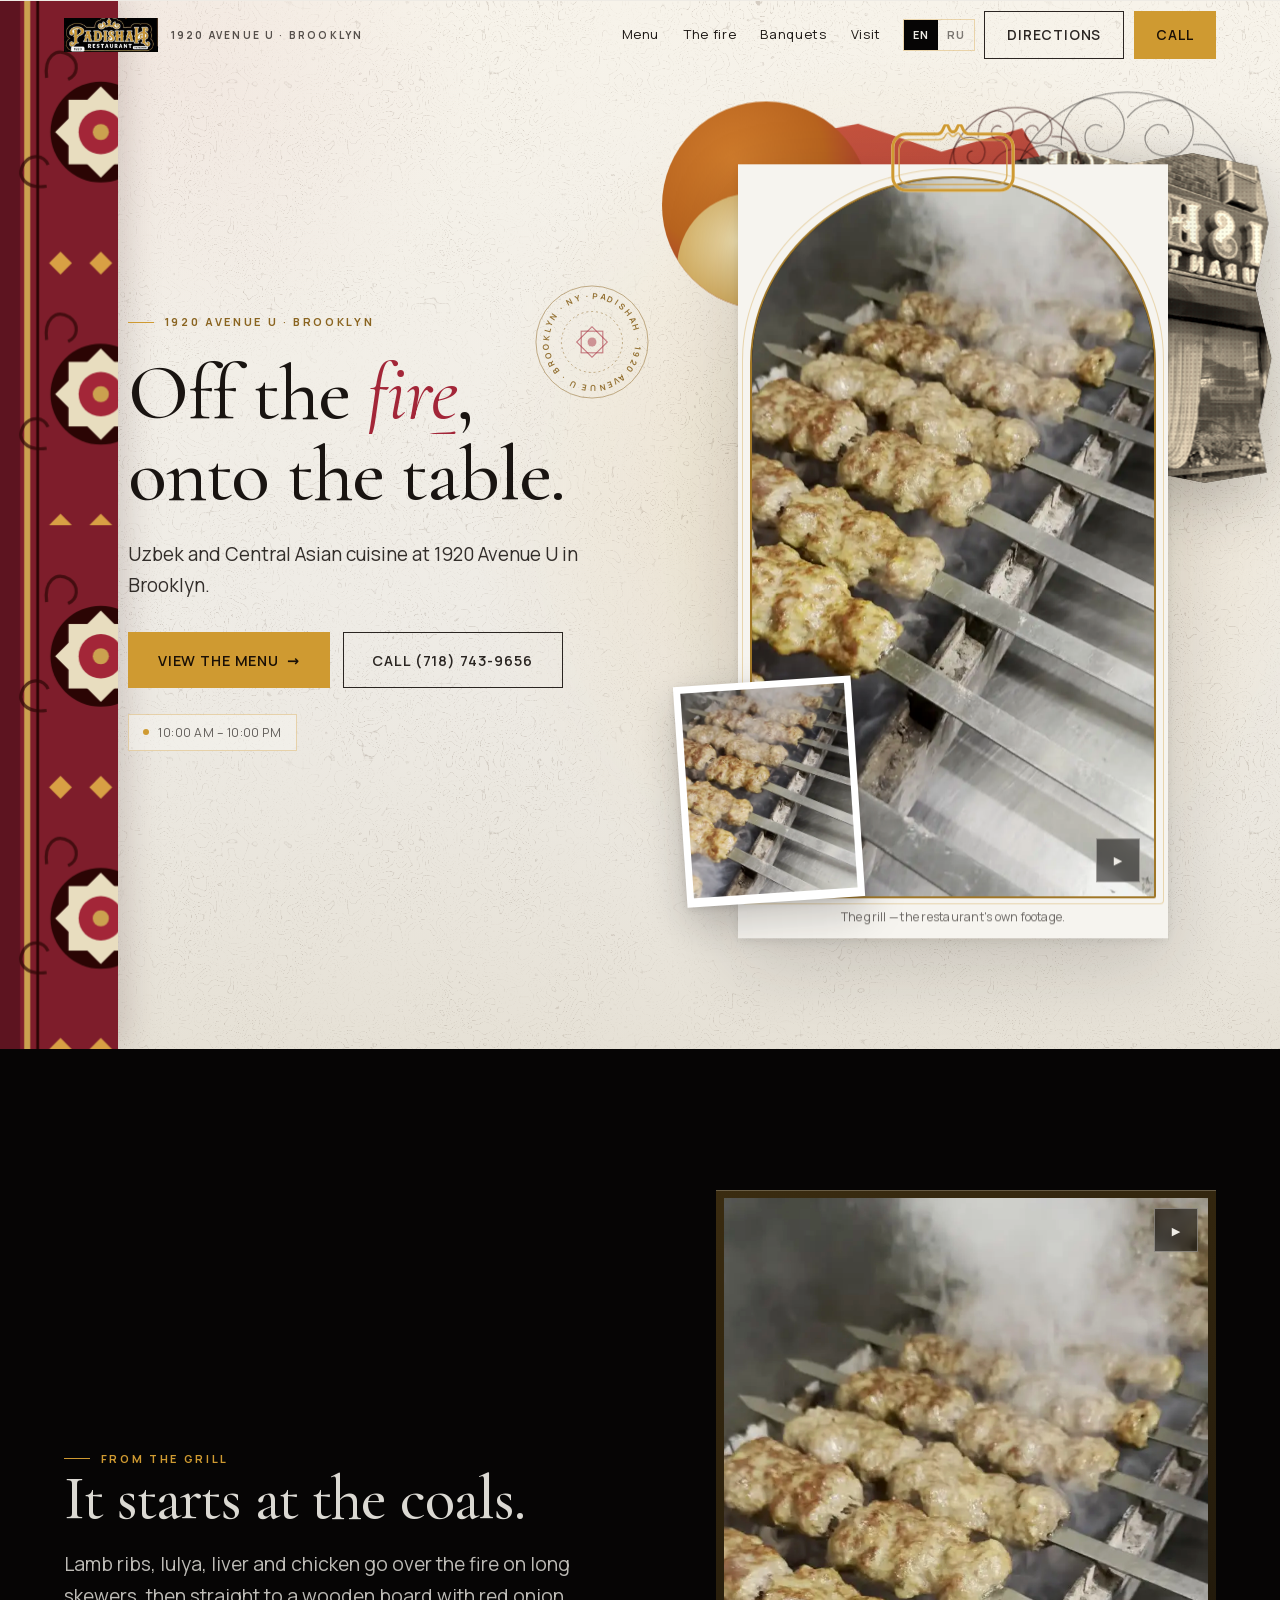
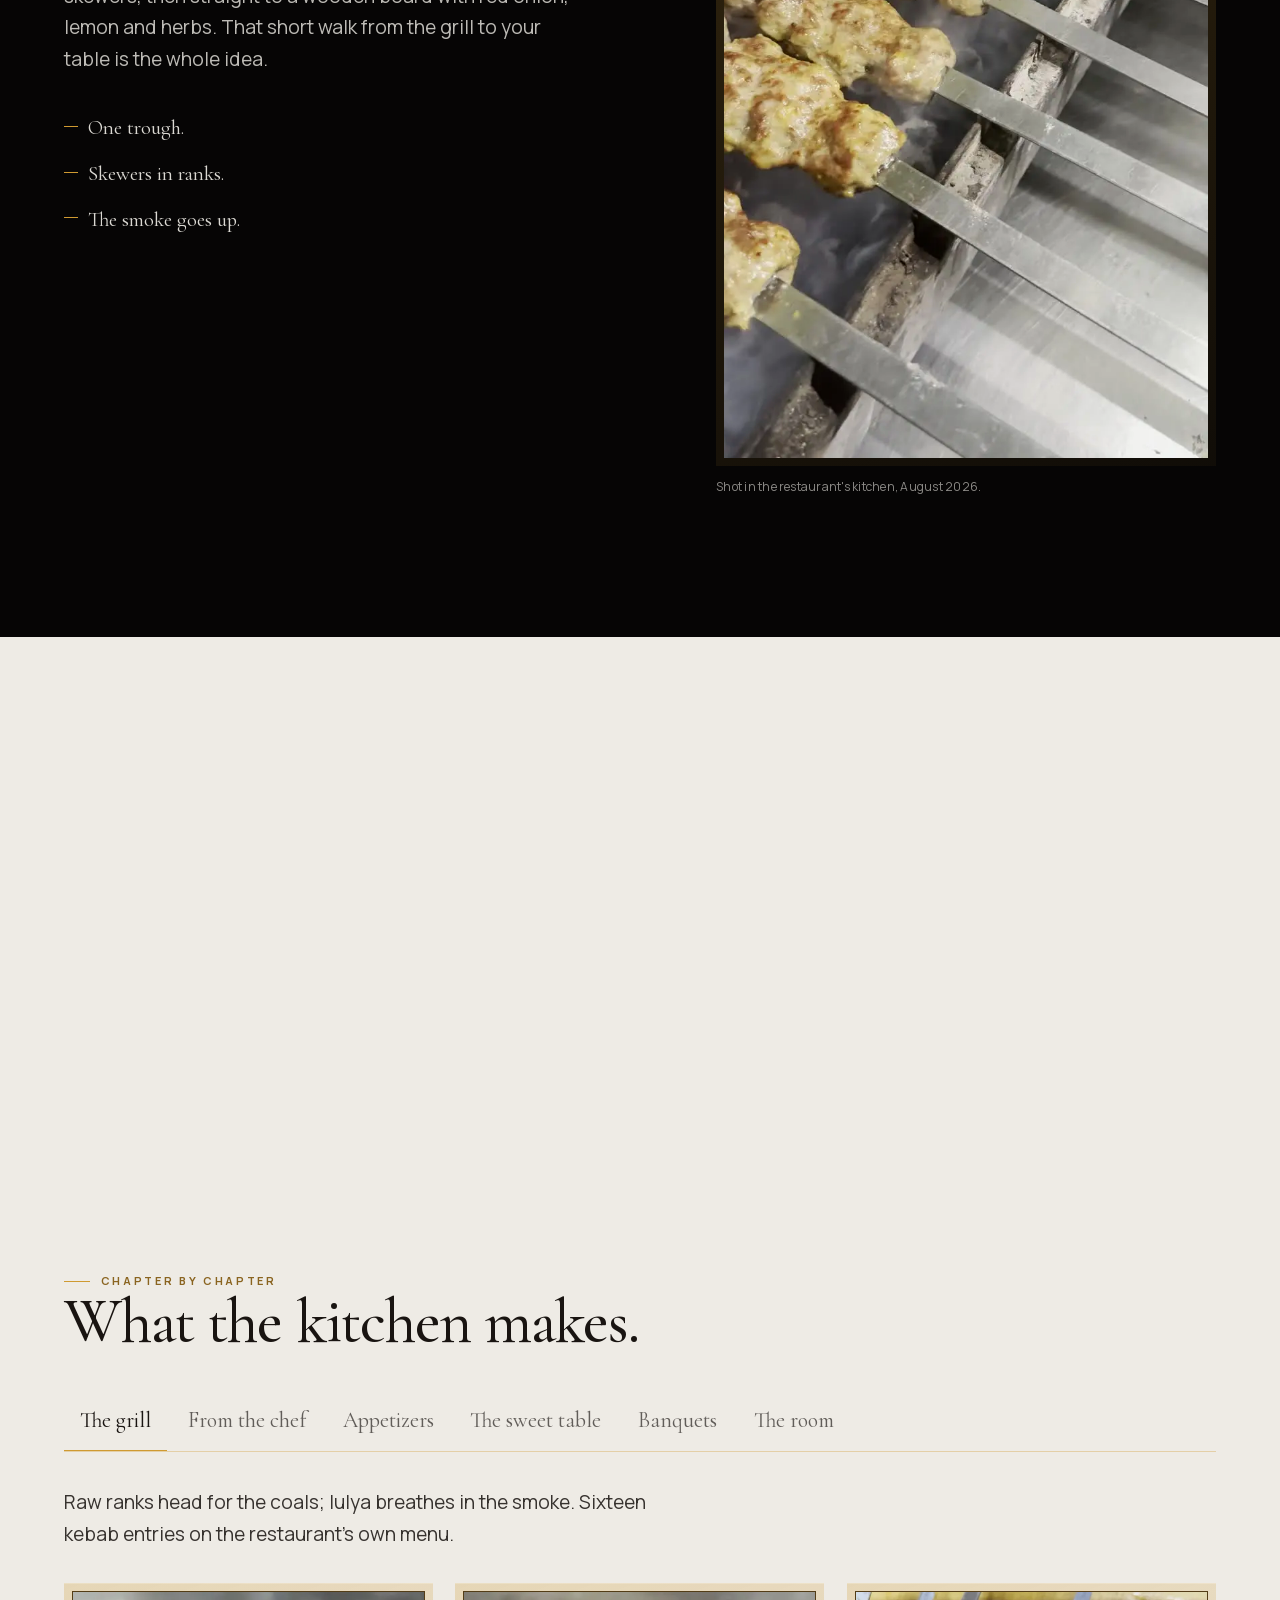
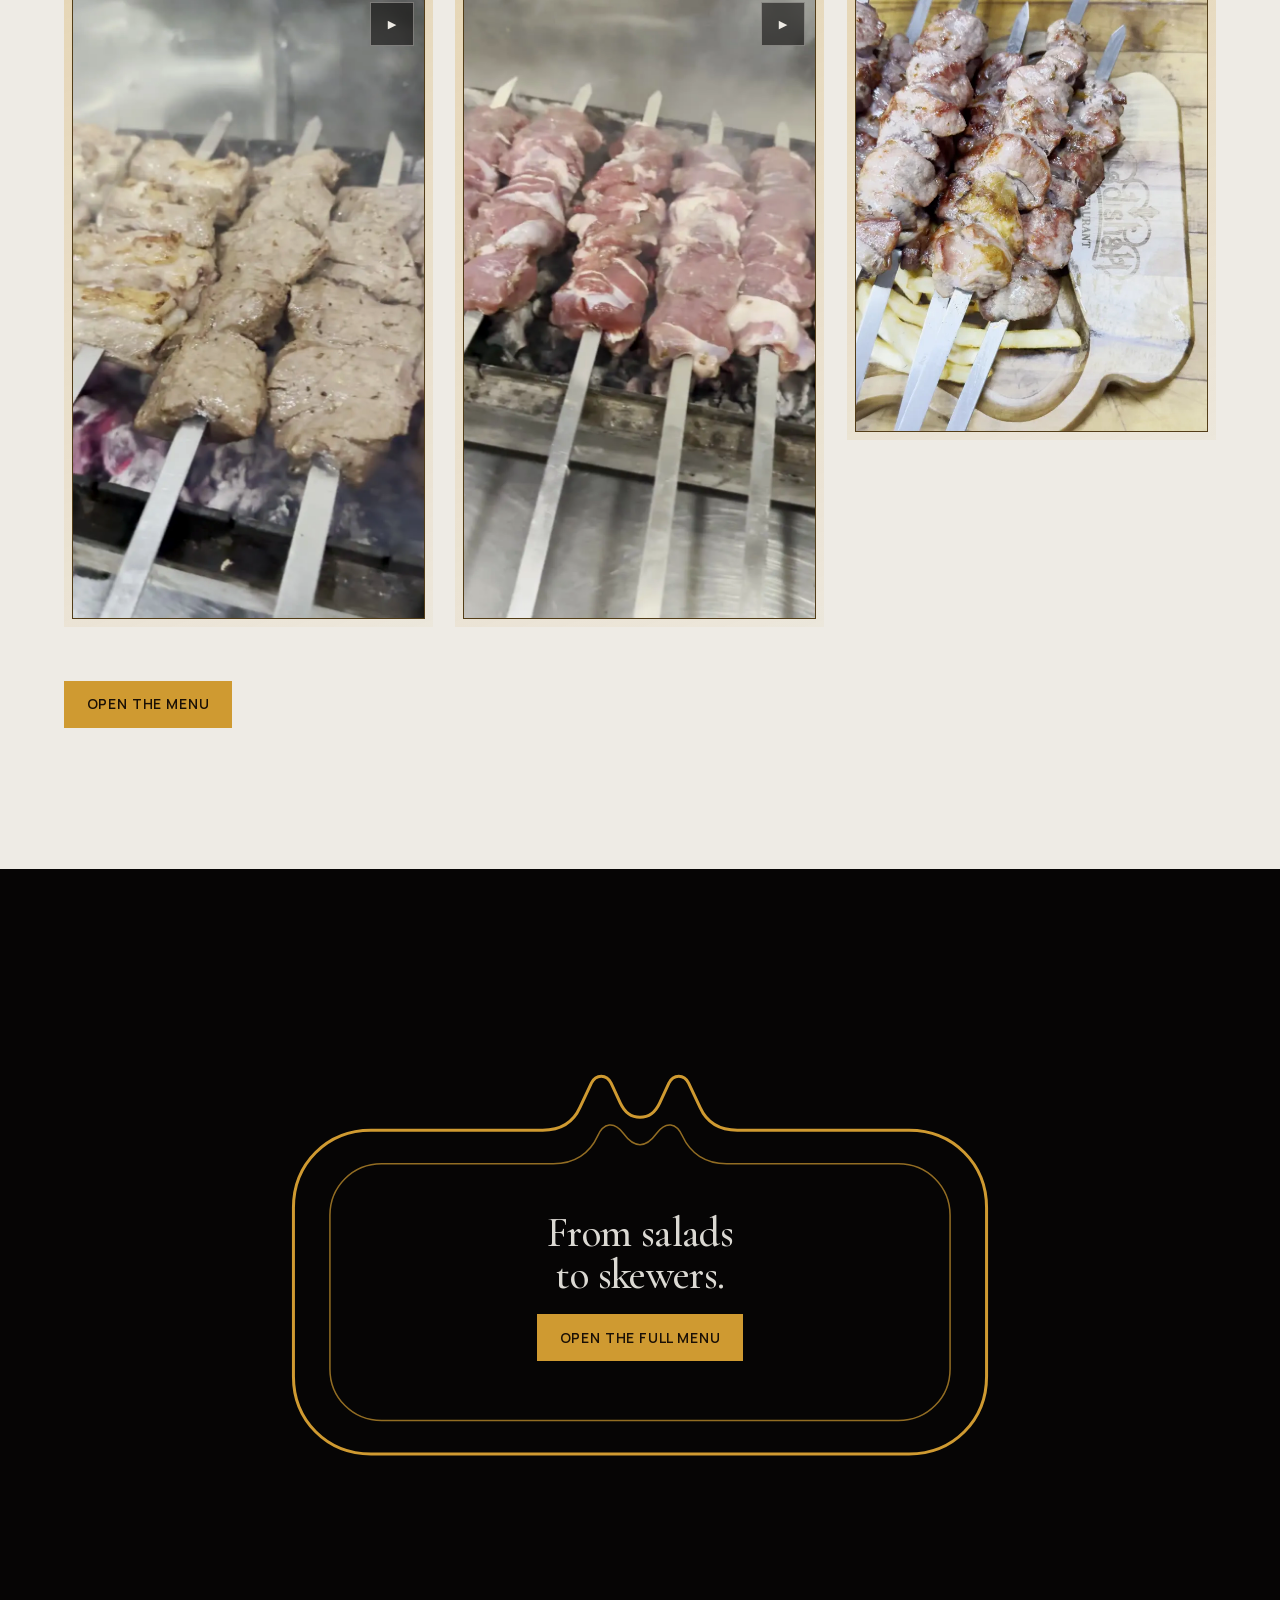
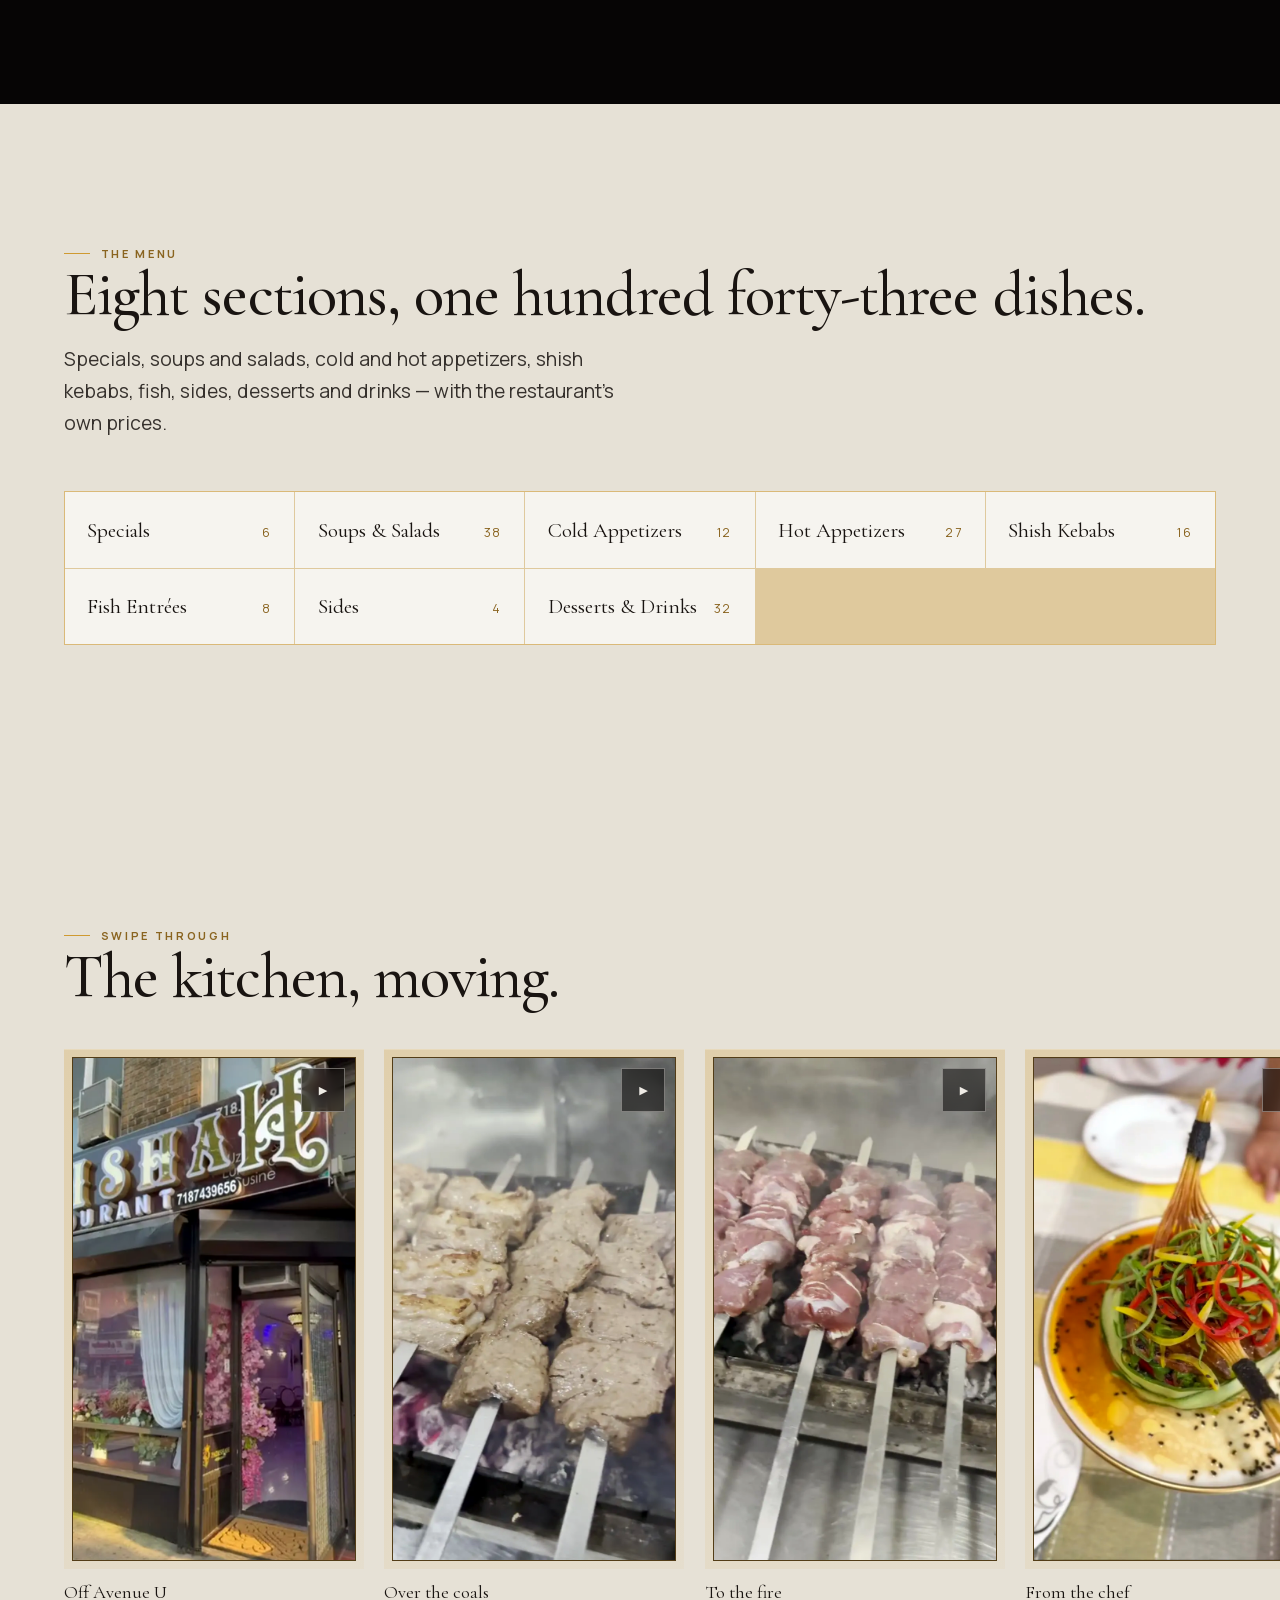
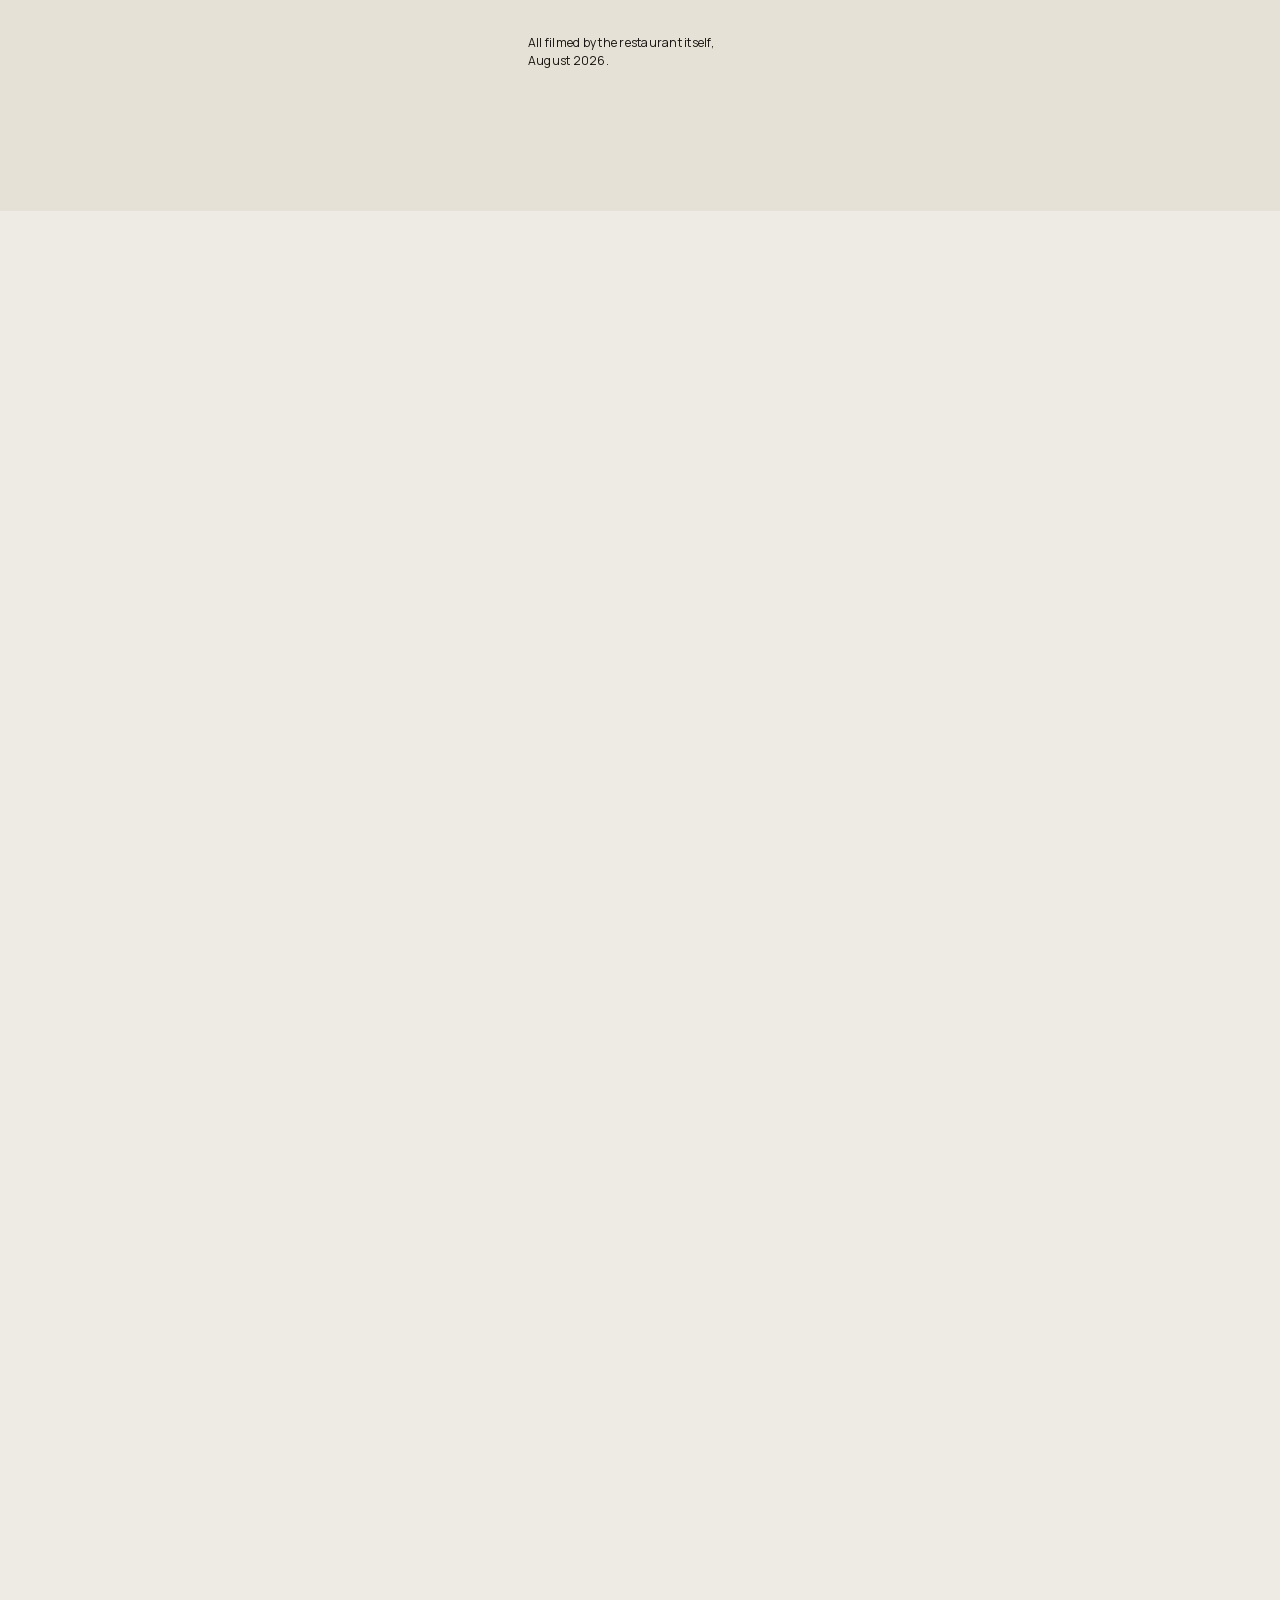
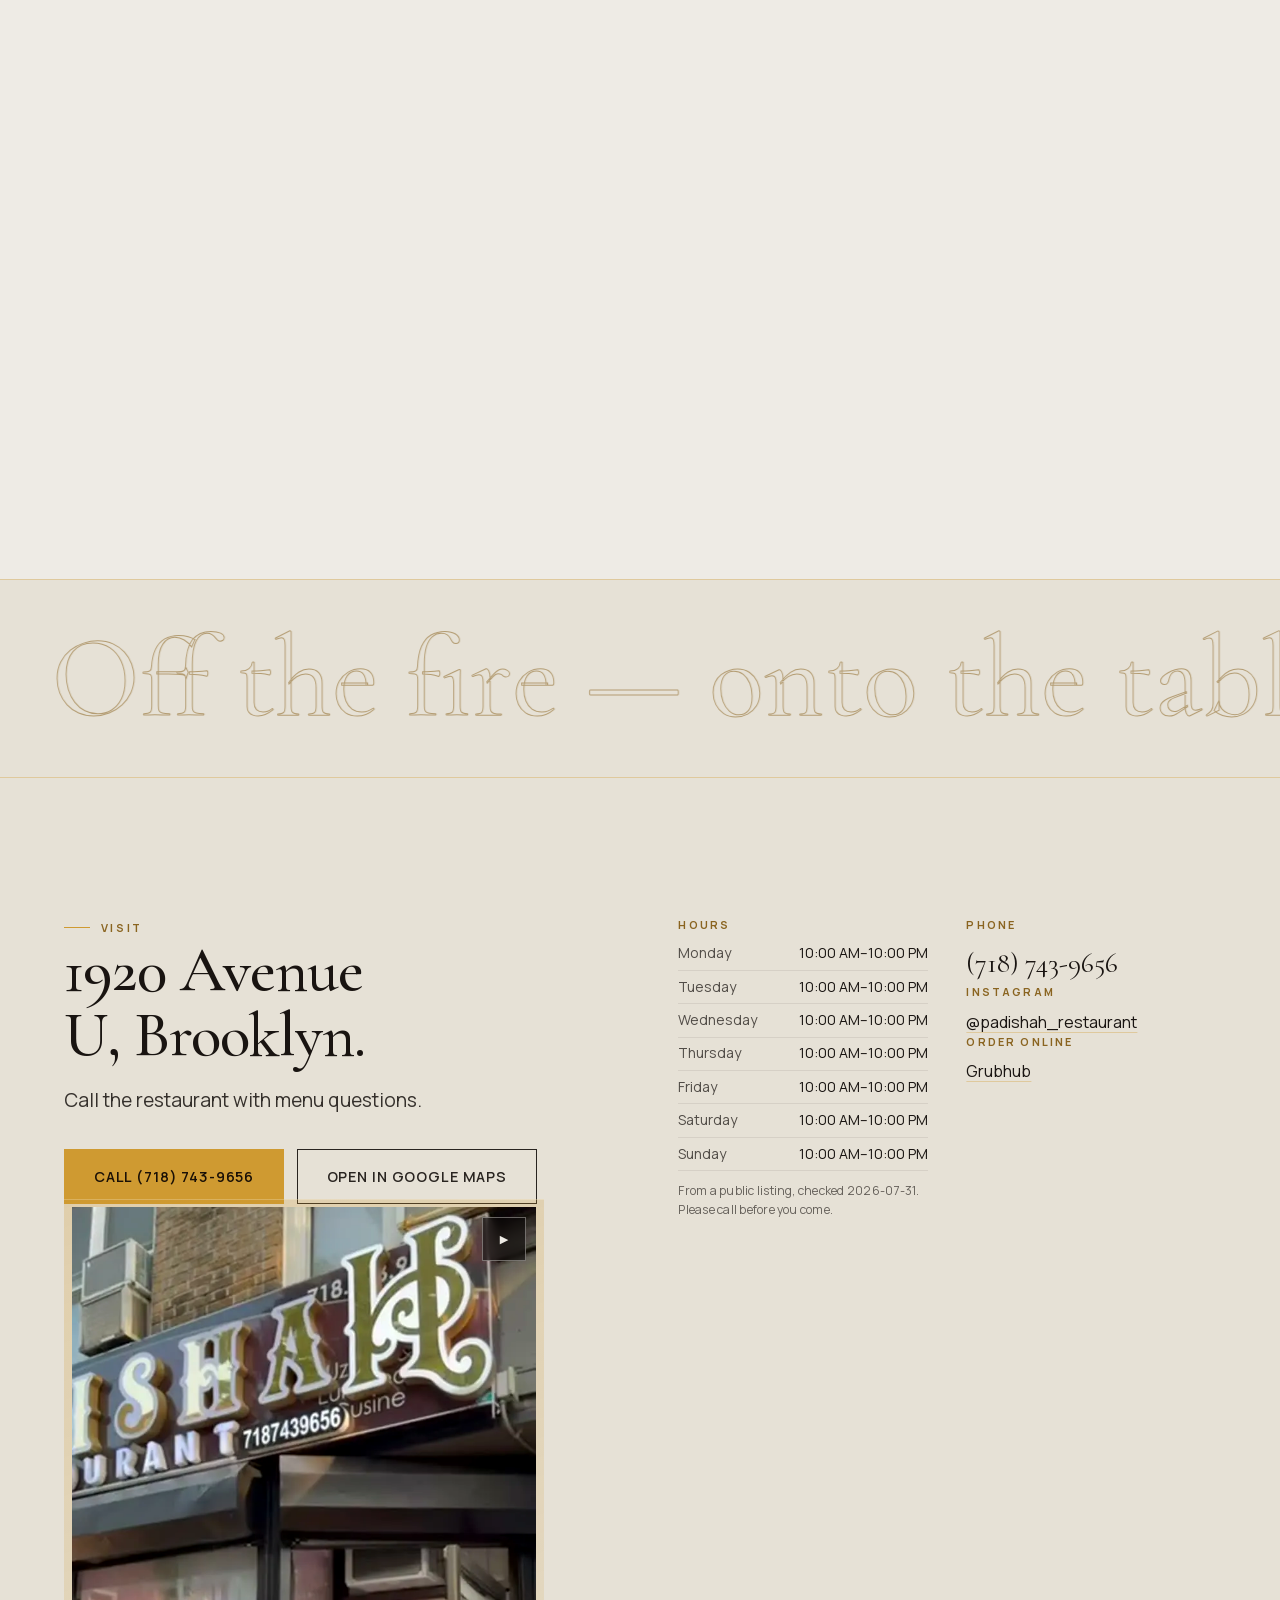
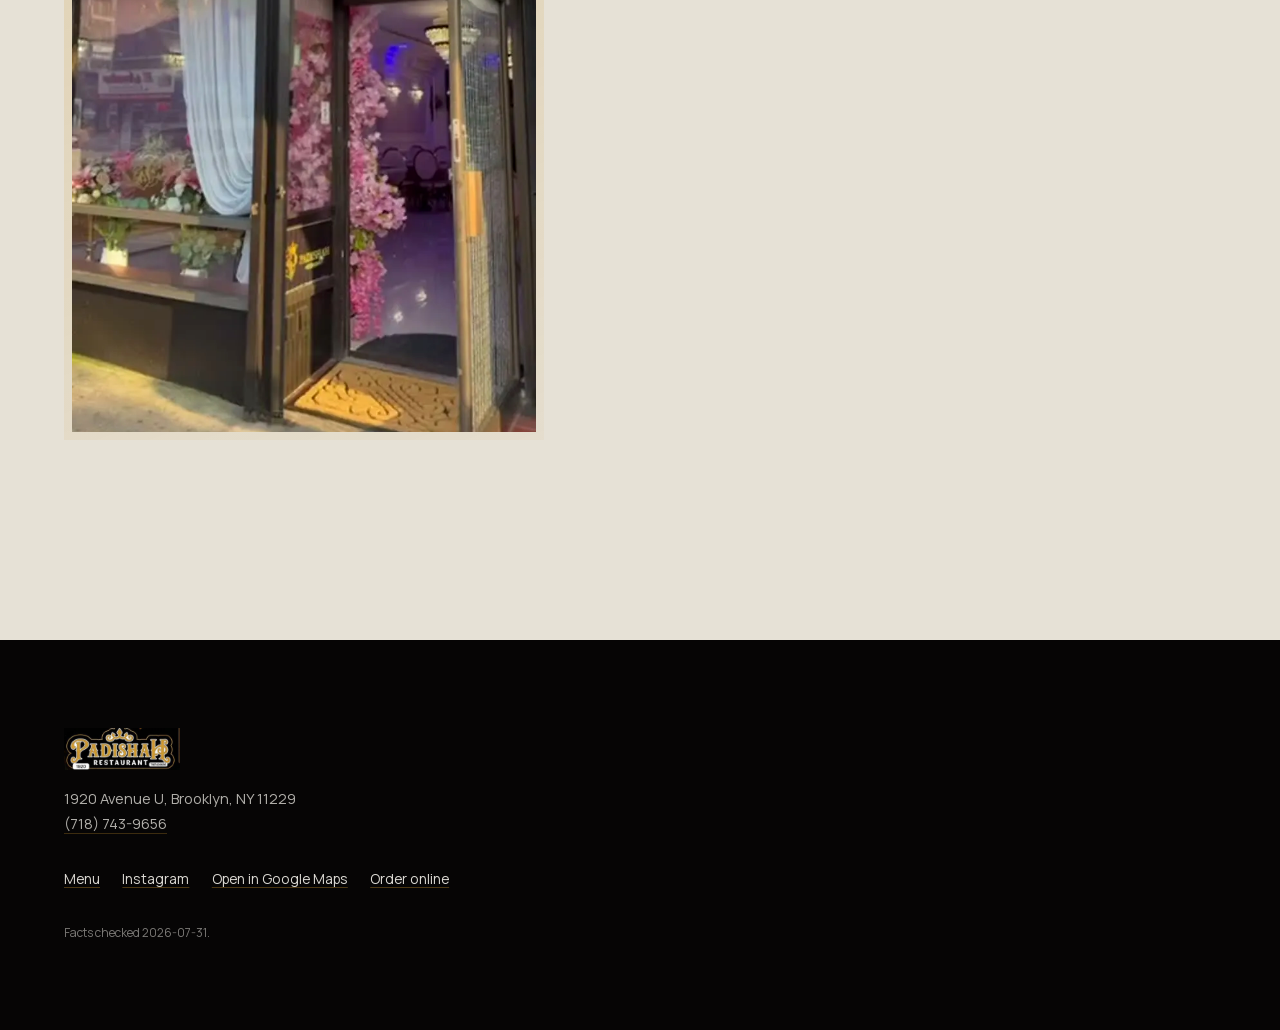
<file: index.html>
<!DOCTYPE html><html lang="en" class="no-js" data-scroll-behavior="smooth"><head><meta charSet="utf-8"/><meta name="viewport" content="width=device-width, initial-scale=1"/><link rel="preload" href="/fonts/cormorant-normal-500-latin.woff2" as="font" crossorigin="anonymous" type="font/woff2"/><link rel="preload" href="/fonts/manrope-normal-400-latin.woff2" as="font" crossorigin="anonymous" type="font/woff2"/><link rel="preload" as="image" href="/media/hero/current-padishah-logo-poster-crop-620.webp"/><link rel="stylesheet" href="/_next/static/chunks/0bkqv7ik801jo.css" data-precedence="next"/><link rel="preload" as="script" fetchPriority="low" href="/_next/static/chunks/01dkdyukbdpqq.js"/><script src="/_next/static/chunks/1oe38opv360nh.js" async=""></script><script src="/_next/static/chunks/25o46h8mdjlrg.js" async=""></script><script src="/_next/static/chunks/turbopack-0c6e6is11v8df.js" async=""></script><script src="/_next/static/chunks/2ynhpsd-1i1m_.js" async=""></script><script src="/_next/static/chunks/14mrh2-p_w84d.js" async=""></script><script src="/_next/static/chunks/2gijugzsh6iqb.js" async=""></script><script src="/_next/static/chunks/2gnqm4zecwuu0.js" async=""></script><script src="/_next/static/chunks/0panqjreog6cm.js" async=""></script><meta name="theme-color" content="#f7f3ea"/><link rel="preload" href="/fonts/cormorant-normal-500-latin.woff2" as="font" type="font/woff2" crossorigin="anonymous"/><link rel="preload" href="/fonts/manrope-normal-400-latin.woff2" as="font" type="font/woff2" crossorigin="anonymous"/><meta name="theme-color" content="#060505"/><meta name="color-scheme" content="light"/><title>Padishah Restaurant — 1920 Avenue U, Brooklyn</title><meta name="description" content="Padishah Restaurant at 1920 Avenue U, Brooklyn, NY 11229. Call (718) 743-9656 or open directions."/><meta property="og:title" content="Padishah Restaurant — 1920 Avenue U, Brooklyn"/><meta property="og:description" content="Padishah Restaurant at 1920 Avenue U, Brooklyn, NY 11229. Call (718) 743-9656 or open directions."/><meta property="og:locale" content="en_US"/><meta property="og:image" content="https://eatpadishah.com/og-padishah-logo.jpg"/><meta property="og:image:width" content="1200"/><meta property="og:image:height" content="630"/><meta property="og:image:alt" content="Padishah Restaurant — the crowned mark"/><meta property="og:type" content="website"/><meta name="twitter:card" content="summary_large_image"/><meta name="twitter:title" content="Padishah Restaurant — 1920 Avenue U, Brooklyn"/><meta name="twitter:description" content="Padishah Restaurant at 1920 Avenue U, Brooklyn, NY 11229. Call (718) 743-9656 or open directions."/><meta name="twitter:image" content="https://eatpadishah.com/og-padishah-logo.jpg"/><link rel="icon" href="/icon.png?icon.1b0y3zi49k8mg.png" sizes="128x128" type="image/png"/><script type="application/ld+json">{"@context":"https://schema.org","@type":"Restaurant","name":"Padishah Restaurant","telephone":"+17187439656","address":{"@type":"PostalAddress","streetAddress":"1920 Avenue U","addressLocality":"Brooklyn","addressRegion":"NY","postalCode":"11229","addressCountry":"US"},"sameAs":["https://www.instagram.com/padishah_restaurant/"],"hasMap":"https://maps.app.goo.gl/EA6BgBZ4ahG93eWDA"}</script><script>document.documentElement.classList.remove('no-js');</script><script src="/_next/static/chunks/0cz1d0mv5g_q7.js" noModule=""></script></head><body><div hidden=""><!--$--><!--/$--></div><a class="u-skip" href="#hero">Skip to content</a><canvas id="stage" aria-hidden="true" data-motion="off"></canvas><header class="hdr" data-tone="ivory" data-scrolled="false"><div class="rail hdr__inner"><a class="hdr__brand" aria-label="Padishah Restaurant" href="/"><img src="/media/hero/current-padishah-logo-poster-crop-620.webp" alt="Padishah Restaurant logo" width="124" height="45"/><span class="hdr__where">1920 Avenue U<!-- --> · <!-- -->Brooklyn</span></a><nav class="hdr__nav" aria-label="Main navigation"><a href="/menu/">Menu</a><a href="/#fire">The fire</a><a href="/#chapters-banquets">Banquets</a><a href="/#visit">Visit</a></nav><div class="hdr__actions"><div class="langtoggle " role="group" aria-label="Language"><button type="button" aria-pressed="true" class="langtoggle__btn">EN</button><button type="button" aria-pressed="false" class="langtoggle__btn">RU</button></div><a class="btn btn--ghost" href="https://maps.app.goo.gl/EA6BgBZ4ahG93eWDA" target="_blank" rel="noreferrer noopener">Directions</a><a class="btn btn--gold" href="tel:+17187439656">Call</a></div></div></header><main><section id="hero" class="hero"><div class="hero__glow" aria-hidden="true"></div><div class="hero__texture" aria-hidden="true"></div><div class="carpet hero__carpet" aria-hidden="true"><svg class="carpet__svg" viewBox="0 0 132 520" preserveAspectRatio="xMinYMin slice" role="presentation"><defs><pattern id="carpet-tile" patternUnits="userSpaceOnUse" width="132" height="260"><rect x="0" y="0" width="92" height="260" fill="#7e1d2b"></rect><rect x="0" y="0" width="10" height="260" fill="#5d1420"></rect><rect x="12" y="0" width="3" height="260" fill="var(--gold-warm)"></rect><rect x="18" y="0" width="1.4" height="260" fill="#2b0504"></rect><rect x="84" y="0" width="1.4" height="260" fill="#2b0504"></rect><rect x="88" y="0" width="3" height="260" fill="var(--gold-warm)"></rect><g transform="translate(0 0)"><path d="M91,8 C112,12 122,34 123,56 L128,65 L123,74 C122,96 112,118 91,122 Z" fill="#7e1d2b" stroke="var(--gold-warm)" stroke-width="2"></path><path d="M91,22 C105,26 112,42 113,58 L117,65 L113,72 C112,88 105,104 91,108" fill="none" stroke="#d8a044" stroke-width="1.2" opacity="0.75"></path><circle cx="120" cy="65" r="2.4" fill="var(--gold-warm)"></circle><g transform="translate(50 65)"><circle r="25" fill="#2b0504"></circle><rect x="-16" y="-16" width="32" height="32" fill="#e8ddbf"></rect><rect x="-16" y="-16" width="32" height="32" fill="#e8ddbf" transform="rotate(45)"></rect><circle r="11" fill="#a32638"></circle><circle r="4" fill="var(--gold-warm)"></circle></g><path d="M0,-38 C6,-46 14,-46 16,-38 C17,-32 12,-28 7,-30" transform="translate(50 65) rotate(45)" fill="none" stroke="#2b0504" stroke-width="1.6" opacity="0.7"></path><path d="M0,-38 C6,-46 14,-46 16,-38 C17,-32 12,-28 7,-30" transform="translate(50 65) rotate(135)" fill="none" stroke="#2b0504" stroke-width="1.6" opacity="0.7"></path><path d="M0,-38 C6,-46 14,-46 16,-38 C17,-32 12,-28 7,-30" transform="translate(50 65) rotate(225)" fill="none" stroke="#2b0504" stroke-width="1.6" opacity="0.7"></path><path d="M0,-38 C6,-46 14,-46 16,-38 C17,-32 12,-28 7,-30" transform="translate(50 65) rotate(315)" fill="none" stroke="#2b0504" stroke-width="1.6" opacity="0.7"></path><g transform="translate(0 130)"><rect x="26" y="-4" width="8" height="8" fill="#d8a044" transform="rotate(45 30 0)"></rect><rect x="46" y="-4" width="8" height="8" fill="#d8a044" transform="rotate(45 50 0)"></rect><rect x="66" y="-4" width="8" height="8" fill="#d8a044" transform="rotate(45 70 0)"></rect></g></g><g transform="translate(0 130)"><path d="M91,8 C112,12 122,34 123,56 L128,65 L123,74 C122,96 112,118 91,122 Z" fill="#7e1d2b" stroke="var(--gold-warm)" stroke-width="2"></path><path d="M91,22 C105,26 112,42 113,58 L117,65 L113,72 C112,88 105,104 91,108" fill="none" stroke="#d8a044" stroke-width="1.2" opacity="0.75"></path><circle cx="120" cy="65" r="2.4" fill="var(--gold-warm)"></circle><g transform="translate(50 65)"><circle r="25" fill="#2b0504"></circle><rect x="-16" y="-16" width="32" height="32" fill="#e8ddbf"></rect><rect x="-16" y="-16" width="32" height="32" fill="#e8ddbf" transform="rotate(45)"></rect><circle r="11" fill="#a32638"></circle><circle r="4" fill="var(--gold-warm)"></circle></g><path d="M0,-38 C6,-46 14,-46 16,-38 C17,-32 12,-28 7,-30" transform="translate(50 65) rotate(45)" fill="none" stroke="#2b0504" stroke-width="1.6" opacity="0.7"></path><path d="M0,-38 C6,-46 14,-46 16,-38 C17,-32 12,-28 7,-30" transform="translate(50 65) rotate(135)" fill="none" stroke="#2b0504" stroke-width="1.6" opacity="0.7"></path><path d="M0,-38 C6,-46 14,-46 16,-38 C17,-32 12,-28 7,-30" transform="translate(50 65) rotate(225)" fill="none" stroke="#2b0504" stroke-width="1.6" opacity="0.7"></path><path d="M0,-38 C6,-46 14,-46 16,-38 C17,-32 12,-28 7,-30" transform="translate(50 65) rotate(315)" fill="none" stroke="#2b0504" stroke-width="1.6" opacity="0.7"></path><g transform="translate(0 130)"><rect x="26" y="-4" width="8" height="8" fill="#d8a044" transform="rotate(45 30 0)"></rect><rect x="46" y="-4" width="8" height="8" fill="#d8a044" transform="rotate(45 50 0)"></rect><rect x="66" y="-4" width="8" height="8" fill="#d8a044" transform="rotate(45 70 0)"></rect></g></g></pattern></defs><rect x="0" y="0" width="132" height="520" fill="url(#carpet-tile)"></rect></svg></div><div class="rail hero__grid"><div class="hero__body"><div class="seal hero__seal" aria-hidden="true"><svg class="seal__svg" viewBox="-60 -60 120 120" role="presentation"><defs><path id="seal-orbit" d="M 0,-44 A 44,44 0 1,1 -0.01,-44"></path></defs><circle r="57" class="seal__rim"></circle><circle r="31" class="seal__rim seal__rim--inner"></circle><g class="seal__spin"><text class="seal__text"><textPath href="#seal-orbit" startOffset="0">PADISHAH · 1920 AVENUE U · BROOKLYN · NY ·</textPath></text></g><g class="seal__star"><rect x="-11" y="-11" width="22" height="22"></rect><rect x="-11" y="-11" width="22" height="22" transform="rotate(45)"></rect><circle r="4.5"></circle></g></svg></div><p class="eyebrow hero__eyebrow">1920 Avenue U · Brooklyn</p><h1 class="hero__title"><span class="hero__line" style="animation-delay:120ms"><span>Off the <em class="hero__flame">fire</em>,</span></span><span class="hero__line" style="animation-delay:250ms"><span>onto the table.</span></span></h1><p class="hero__sub"><span>Uzbek and Central Asian cuisine</span> <!-- -->at 1920 Avenue U in Brooklyn.</p><div class="hero__cta"><a class="btn btn--gold btn--lg" href="/menu/">View the menu<span class="btn__arr" aria-hidden="true">→</span></a><a class="btn btn--ghost btn--lg" href="tel:+17187439656">Call (718) 743-9656</a></div><p class="hero__hours"><span class="hero__hours-dot" aria-hidden="true"></span>10:00 AM – 10:00 PM</p></div><div class="hero__collage"><span class="hero__disc" aria-hidden="true" data-drift="0.09"><span class="hero__disc-settle"></span></span><span class="hero__shard" aria-hidden="true" data-drift="0.03"><span class="hero__shard-settle"></span></span><div class="hero__ornament-slot" data-drift="0.06"><div class="ornament reveal hero__ornament" aria-hidden="true"><svg class="ornament__svg ornament__svg--draw" viewBox="-170 -170 340 340" role="presentation" preserveAspectRatio="xMidYMid meet"><circle class="ornament__ring" r="150"></circle><circle class="ornament__ring ornament__ring--inner" r="56"></circle><path class="ornament__curl" d="M 0,-118 C 26,-150 74,-146 82,-112 C 88,-86 66,-64 42,-70 C 24,-74 16,-92 28,-104 C 36,-112 50,-110 52,-98" transform="rotate(0)"></path><path class="ornament__curl" d="M 0,-118 C 26,-150 74,-146 82,-112 C 88,-86 66,-64 42,-70 C 24,-74 16,-92 28,-104 C 36,-112 50,-110 52,-98" transform="rotate(45)"></path><path class="ornament__curl" d="M 0,-118 C 26,-150 74,-146 82,-112 C 88,-86 66,-64 42,-70 C 24,-74 16,-92 28,-104 C 36,-112 50,-110 52,-98" transform="rotate(90)"></path><path class="ornament__curl" d="M 0,-118 C 26,-150 74,-146 82,-112 C 88,-86 66,-64 42,-70 C 24,-74 16,-92 28,-104 C 36,-112 50,-110 52,-98" transform="rotate(135)"></path><path class="ornament__curl" d="M 0,-118 C 26,-150 74,-146 82,-112 C 88,-86 66,-64 42,-70 C 24,-74 16,-92 28,-104 C 36,-112 50,-110 52,-98" transform="rotate(180)"></path><path class="ornament__curl" d="M 0,-118 C 26,-150 74,-146 82,-112 C 88,-86 66,-64 42,-70 C 24,-74 16,-92 28,-104 C 36,-112 50,-110 52,-98" transform="rotate(225)"></path><path class="ornament__curl" d="M 0,-118 C 26,-150 74,-146 82,-112 C 88,-86 66,-64 42,-70 C 24,-74 16,-92 28,-104 C 36,-112 50,-110 52,-98" transform="rotate(270)"></path><path class="ornament__curl" d="M 0,-118 C 26,-150 74,-146 82,-112 C 88,-86 66,-64 42,-70 C 24,-74 16,-92 28,-104 C 36,-112 50,-110 52,-98" transform="rotate(315)"></path></svg></div></div><div class="hero__print" data-drift="0.045" data-drift-rotate="-0.8"><div class="hero__print-settle"><figure class="frame "><div class="frame__core" style="aspect-ratio:352 / 440"><picture><source type="image/webp" srcSet="/media/food/storefront-print-352.webp 352w" sizes="(min-width: 900px) 300px, 44vw"/><img src="/media/food/storefront-print-352.jpg" srcSet="/media/food/storefront-print-352.jpg 352w" sizes="(min-width: 900px) 300px, 44vw" alt="The Padishah storefront sign over the flowered entrance" width="352" height="440" loading="lazy" decoding="async" style="background-image:url([data-uri]);background-size:cover"/></picture></div></figure><div class="ornament reveal hero__ornament hero__ornament--echo" aria-hidden="true"><svg class="ornament__svg ornament__svg--draw" viewBox="-170 -170 340 340" role="presentation" preserveAspectRatio="xMidYMid meet"><circle class="ornament__ring" r="150"></circle><circle class="ornament__ring ornament__ring--inner" r="56"></circle><path class="ornament__curl" d="M 0,-118 C 26,-150 74,-146 82,-112 C 88,-86 66,-64 42,-70 C 24,-74 16,-92 28,-104 C 36,-112 50,-110 52,-98" transform="rotate(0)"></path><path class="ornament__curl" d="M 0,-118 C 26,-150 74,-146 82,-112 C 88,-86 66,-64 42,-70 C 24,-74 16,-92 28,-104 C 36,-112 50,-110 52,-98" transform="rotate(45)"></path><path class="ornament__curl" d="M 0,-118 C 26,-150 74,-146 82,-112 C 88,-86 66,-64 42,-70 C 24,-74 16,-92 28,-104 C 36,-112 50,-110 52,-98" transform="rotate(90)"></path><path class="ornament__curl" d="M 0,-118 C 26,-150 74,-146 82,-112 C 88,-86 66,-64 42,-70 C 24,-74 16,-92 28,-104 C 36,-112 50,-110 52,-98" transform="rotate(135)"></path><path class="ornament__curl" d="M 0,-118 C 26,-150 74,-146 82,-112 C 88,-86 66,-64 42,-70 C 24,-74 16,-92 28,-104 C 36,-112 50,-110 52,-98" transform="rotate(180)"></path><path class="ornament__curl" d="M 0,-118 C 26,-150 74,-146 82,-112 C 88,-86 66,-64 42,-70 C 24,-74 16,-92 28,-104 C 36,-112 50,-110 52,-98" transform="rotate(225)"></path><path class="ornament__curl" d="M 0,-118 C 26,-150 74,-146 82,-112 C 88,-86 66,-64 42,-70 C 24,-74 16,-92 28,-104 C 36,-112 50,-110 52,-98" transform="rotate(270)"></path><path class="ornament__curl" d="M 0,-118 C 26,-150 74,-146 82,-112 C 88,-86 66,-64 42,-70 C 24,-74 16,-92 28,-104 C 36,-112 50,-110 52,-98" transform="rotate(315)"></path></svg></div></div></div><div class="hero__arch" data-drift="0.05"><div class="cartouche reveal hero__crest"><svg class="cartouche__svg cartouche__svg--draw" viewBox="0 0 1000 560" role="presentation" aria-hidden="true" preserveAspectRatio="xMidYMid meet"><path d="M 44 176 C 44 118 88 74 146 74 L 372 74 C 396 74 412 64 421 44 L 436 12 C 442 0 456 0 462 12 L 474 38 C 480 51 489 57 500 57 C 511 57 520 51 526 38 L 538 12 C 544 0 558 0 564 12 L 579 44 C 588 64 604 74 628 74 L 854 74 C 912 74 956 118 956 176 L 956 398 C 956 456 912 500 854 500 L 146 500 C 88 500 44 456 44 398 Z" class="cartouche__outer"></path><path d="M 92 186 C 92 148 122 118 160 118 L 386 118 C 414 118 434 104 444 82 C 452 64 466 62 478 78 C 486 89 492 93 500 93 C 508 93 514 89 522 78 C 534 62 548 64 556 82 C 566 104 586 118 614 118 L 840 118 C 878 118 908 148 908 186 L 908 388 C 908 426 878 456 840 456 L 160 456 C 122 456 92 426 92 388 Z" class="cartouche__inner"></path></svg></div><span class="hero__arch-echo" aria-hidden="true"></span><figure class="frame frame--loop " data-portrait="true"><div class="frame__core"><video poster="/media/motion/fire-poster.webp" muted="" loop="" playsInline="" preload="auto" aria-label="Lulya kebabs over coals, smoke rolling through the rank of skewers" data-ready="false"></video></div></figure><p class="hero__caption micro">The grill — the restaurant&#x27;s own footage.</p></div><div class="hero__snap" data-drift="0.08" data-drift-rotate="1.6"><div class="hero__snap-settle"><figure class="frame "><div class="frame__core" style="aspect-ratio:1080 / 1350"><picture><source type="image/webp" srcSet="/media/food/lulya-smoke-640.webp 640w, /media/food/lulya-smoke-1080.webp 1080w" sizes="(min-width: 900px) 190px, 34vw"/><img src="/media/food/lulya-smoke-1080.jpg" srcSet="/media/food/lulya-smoke-640.jpg 640w, /media/food/lulya-smoke-1080.jpg 1080w" sizes="(min-width: 900px) 190px, 34vw" alt="The lulya rank in rolling smoke" width="1080" height="1350" loading="lazy" decoding="async" style="background-image:url([data-uri]);background-size:cover"/></picture></div></figure></div></div></div></div></section><section id="fire" class="section section--ink fire"><div class="rail fire__inner"><div class="fire__copy reveal"><p class="eyebrow">From the grill</p><h2>It starts at the coals.</h2><p class="lead">Lamb ribs, lulya, liver and chicken go over the fire on long skewers, then straight to a wooden board with red onion, lemon and herbs. That short walk from the grill to your table is the whole idea.</p><ul class="fire__facts" data-stagger="true"><li class="reveal">One trough.</li><li class="reveal">Skewers in ranks.</li><li class="reveal">The smoke goes up.</li></ul></div><div class="fire__media reveal"><figure class="frame frame--loop " data-portrait="true"><div class="frame__core"><video poster="/media/motion/fire-poster.webp" muted="" loop="" playsInline="" preload="none" aria-label="Lulya kebabs over coals, smoke rolling through the rank of skewers" data-ready="false"></video></div></figure><p class="micro">Shot in the restaurant&#x27;s kitchen, August 2026.</p></div></div></section><section id="chapters" class="section section--ivory chapters"><div class="rail"><header class="chapters__head reveal"><p class="eyebrow">Chapter by chapter</p><h2>What the kitchen makes.</h2></header><div class="chapters__tabs" role="tablist" aria-label="Kitchen chapters"><button id="chapters-tab-meat" type="button" role="tab" aria-selected="true" aria-controls="chapters-panel" tabindex="0" class="chapters__tab">The grill</button><button id="chapters-tab-plated" type="button" role="tab" aria-selected="false" aria-controls="chapters-panel" tabindex="-1" class="chapters__tab">From the chef</button><button id="chapters-tab-appetizers" type="button" role="tab" aria-selected="false" aria-controls="chapters-panel" tabindex="-1" class="chapters__tab">Appetizers</button><button id="chapters-tab-desserts" type="button" role="tab" aria-selected="false" aria-controls="chapters-panel" tabindex="-1" class="chapters__tab">The sweet table</button><button id="chapters-tab-banquets" type="button" role="tab" aria-selected="false" aria-controls="chapters-panel" tabindex="-1" class="chapters__tab">Banquets</button><button id="chapters-tab-room" type="button" role="tab" aria-selected="false" aria-controls="chapters-panel" tabindex="-1" class="chapters__tab">The room</button></div><div id="chapters-panel" role="tabpanel" aria-labelledby="chapters-tab-meat" class="chapters__panel"><p class="lead chapters__line">Raw ranks head for the coals; lulya breathes in the smoke. Sixteen kebab entries on the restaurant’s own menu.</p><div class="chapters__grid"><div class="chapters__tile chapters__tile--big chapters__tile--portrait" style="animation-delay:0ms" data-drift="0.03"><figure class="frame frame--loop " data-portrait="true"><div class="frame__core"><video poster="/media/motion/mangal-poster.webp" muted="" loop="" playsInline="" preload="none" aria-label="Shashlik skewers over glowing red coals" data-ready="false"></video></div></figure></div><div class="chapters__tile  chapters__tile--portrait" style="animation-delay:110ms" data-drift="0.045"><figure class="frame frame--loop " data-portrait="true"><div class="frame__core"><video poster="/media/motion/raw-rank-poster.webp" muted="" loop="" playsInline="" preload="none" aria-label="Raw lamb skewers laid in ranks, headed for the grill" data-ready="false"></video></div></figure></div><div class="chapters__tile  chapters__tile--portrait" style="animation-delay:220ms" data-drift="0.03"><figure class="frame "><div class="frame__core" style="aspect-ratio:1080 / 1350"><picture><source type="image/webp" srcSet="/media/food/board-overhead-640.webp 640w, /media/food/board-overhead-1080.webp 1080w" sizes="(min-width: 900px) 30vw, 90vw"/><img src="/media/food/board-overhead-1080.jpg" srcSet="/media/food/board-overhead-640.jpg 640w, /media/food/board-overhead-1080.jpg 1080w" sizes="(min-width: 900px) 30vw, 90vw" alt="The shashlik board from above: skewers, fries and red onion" width="1080" height="1350" loading="lazy" decoding="async" style="background-image:url([data-uri]);background-size:cover"/></picture></div></figure></div></div><div class="chapters__foot"><a class="btn btn--gold" href="/menu/">Open the menu</a></div></div></div></section><section id="passage" class="passage"><div class="rail passage__inner"><div class="cartouche reveal passage__plate"><svg class="cartouche__svg cartouche__svg--draw" viewBox="0 0 1000 560" role="presentation" aria-hidden="true" preserveAspectRatio="xMidYMid meet"><path d="M 44 176 C 44 118 88 74 146 74 L 372 74 C 396 74 412 64 421 44 L 436 12 C 442 0 456 0 462 12 L 474 38 C 480 51 489 57 500 57 C 511 57 520 51 526 38 L 538 12 C 544 0 558 0 564 12 L 579 44 C 588 64 604 74 628 74 L 854 74 C 912 74 956 118 956 176 L 956 398 C 956 456 912 500 854 500 L 146 500 C 88 500 44 456 44 398 Z" class="cartouche__outer"></path><path d="M 92 186 C 92 148 122 118 160 118 L 386 118 C 414 118 434 104 444 82 C 452 64 466 62 478 78 C 486 89 492 93 500 93 C 508 93 514 89 522 78 C 534 62 548 64 556 82 C 566 104 586 118 614 118 L 840 118 C 878 118 908 148 908 186 L 908 388 C 908 426 878 456 840 456 L 160 456 C 122 456 92 426 92 388 Z" class="cartouche__inner"></path></svg><div class="cartouche__slot"><h2 class="passage__title">From salads to skewers.</h2><a class="btn btn--gold" href="/menu/">Open the full menu</a></div></div></div></section><section id="menu-preview" class="section section--cream menupreview"><div class="rail"><header class="menupreview__head reveal"><p class="eyebrow">The menu</p><h2>Eight sections, one hundred forty-three dishes.</h2><p class="lead">Specials, soups and salads, cold and hot appetizers, shish kebabs, fish, sides, desserts and drinks — with the restaurant’s own prices.</p></header><ul class="menupreview__grid" data-stagger="true"><li class="catcard reveal"><a href="/menu/"><span class="catcard__name">Specials</span><span class="catcard__count">6</span></a></li><li class="catcard reveal"><a href="/menu/"><span class="catcard__name">Soups &amp; Salads</span><span class="catcard__count">38</span></a></li><li class="catcard reveal"><a href="/menu/"><span class="catcard__name">Cold Appetizers</span><span class="catcard__count">12</span></a></li><li class="catcard reveal"><a href="/menu/"><span class="catcard__name">Hot Appetizers</span><span class="catcard__count">27</span></a></li><li class="catcard reveal"><a href="/menu/"><span class="catcard__name">Shish Kebabs</span><span class="catcard__count">16</span></a></li><li class="catcard reveal"><a href="/menu/"><span class="catcard__name">Fish Entrées</span><span class="catcard__count">8</span></a></li><li class="catcard reveal"><a href="/menu/"><span class="catcard__name">Sides</span><span class="catcard__count">4</span></a></li><li class="catcard reveal"><a href="/menu/"><span class="catcard__name">Desserts &amp; Drinks</span><span class="catcard__count">32</span></a></li></ul></div></section><section id="stories" class="section section--cream stories" aria-label="Kitchen stories"><div class="rail"><header class="stories__head stories__headrow reveal"><div><p class="eyebrow">Swipe through</p><h2>The kitchen, moving.</h2></div><div class="stories__nav"><button type="button" class="stories__arrow" aria-label="Previous">←</button><button type="button" class="stories__arrow" aria-label="Next">→</button></div></header></div><div class="stories__rail" role="list"><div class="stories__card reveal" role="listitem" style="--i:0"><figure class="frame frame--loop " data-portrait="true"><div class="frame__core"><video poster="/media/motion/storefront-walk-poster.webp" muted="" loop="" playsInline="" preload="none" aria-label="The Avenue U storefront with the Padishah sign, then a walk into the room" data-ready="false"></video></div></figure><p class="stories__label">Off Avenue U</p></div><div class="stories__card reveal" role="listitem" style="--i:1"><figure class="frame frame--loop " data-portrait="true"><div class="frame__core"><video poster="/media/motion/mangal-poster.webp" muted="" loop="" playsInline="" preload="none" aria-label="Shashlik skewers over glowing red coals" data-ready="false"></video></div></figure><p class="stories__label">Over the coals</p></div><div class="stories__card reveal" role="listitem" style="--i:2"><figure class="frame frame--loop " data-portrait="true"><div class="frame__core"><video poster="/media/motion/raw-rank-poster.webp" muted="" loop="" playsInline="" preload="none" aria-label="Raw lamb skewers laid in ranks, headed for the grill" data-ready="false"></video></div></figure><p class="stories__label">To the fire</p></div><div class="stories__card reveal" role="listitem" style="--i:3"><figure class="frame frame--loop " data-portrait="true"><div class="frame__core"><video poster="/media/motion/plated-spin-poster.webp" muted="" loop="" playsInline="" preload="none" aria-label="The pedestal salad crown on the laid table" data-ready="false"></video></div></figure><p class="stories__label">From the chef</p></div><div class="stories__card reveal" role="listitem" style="--i:4"><figure class="frame frame--loop " data-portrait="true"><div class="frame__core"><video poster="/media/motion/dessert-glasses-poster.webp" muted="" loop="" playsInline="" preload="none" aria-label="Dessert glasses with gold-wrapped chocolates and fruit plates" data-ready="false"></video></div></figure><p class="stories__label">The sweet table</p></div><div class="stories__card reveal" role="listitem" style="--i:5"><figure class="frame frame--loop " data-portrait="true"><div class="frame__core"><video poster="/media/motion/banquet-grand-poster.webp" muted="" loop="" playsInline="" preload="none" aria-label="The banquet table end to end: fruit towers, plates and flowers, chairs empty" data-ready="false"></video></div></figure><p class="stories__label">The grand table</p></div><div class="stories__card reveal" role="listitem" style="--i:6"><figure class="frame frame--loop " data-portrait="true"><div class="frame__core"><video poster="/media/motion/terrace-poster.webp" muted="" loop="" playsInline="" preload="none" aria-label="The flower terrace: pink drapes, flower balls and blossoms" data-ready="false"></video></div></figure><p class="stories__label">The terrace</p></div><div class="stories__card reveal" role="listitem" style="--i:7"><figure class="frame frame--loop " data-portrait="true"><div class="frame__core"><video poster="/media/motion/furshet-poster.webp" muted="" loop="" playsInline="" preload="none" aria-label="Furshet salads topped with crispy potato nests" data-ready="false"></video></div></figure><p class="stories__label">The furshet</p></div><div class="stories__card reveal" role="listitem" style="--i:8"><figure class="frame frame--loop " data-portrait="true"><div class="frame__core"><video poster="/media/motion/meat-platter-poster.webp" muted="" loop="" playsInline="" preload="none" aria-label="Meat platter closeups with cherry tomatoes and peppers" data-ready="false"></video></div></figure><p class="stories__label">The platter</p></div><div class="stories__card reveal" role="listitem" style="--i:9"><figure class="frame frame--loop " data-portrait="true"><div class="frame__core"><video poster="/media/motion/ribs-fries-poster.webp" muted="" loop="" playsInline="" preload="none" aria-label="Cooked ribs piled over fries in a serving tray" data-ready="false"></video></div></figure><p class="stories__label">Ribs and fries</p></div></div><p class="rail micro stories__note reveal">All filmed by the restaurant itself, August 2026.</p></section><div class="band" aria-hidden="true"><p class="band__track">Off the fire — onto the table  ·  С огня — сразу на стол  ·  Off the fire — onto the table  ·  С огня — сразу на стол  ·</p></div><section id="visit" class="section section--cream visit"><div class="rail visit__inner"><div class="visit__copy reveal"><p class="eyebrow">Visit</p><h2 class="visit__addr">1920 Avenue U, Brooklyn.</h2><p class="lead">Call the restaurant with menu questions.</p><div class="visit__cta"><a class="btn btn--gold btn--lg" href="tel:+17187439656">Call (718) 743-9656</a><a class="btn btn--ghost btn--lg" href="https://maps.app.goo.gl/EA6BgBZ4ahG93eWDA" target="_blank" rel="noreferrer noopener">Open in Google Maps</a></div><div class="visit__store reveal" data-drift="0.03"><figure class="frame frame--loop " data-portrait="true"><div class="frame__core"><video poster="/media/motion/storefront-walk-poster.webp" muted="" loop="" playsInline="" preload="none" aria-label="The Avenue U storefront with the Padishah sign, then a walk into the room" data-ready="false"></video></div></figure></div></div><div class="visit__facts reveal"><div class="visit__block"><h3>Hours</h3><ul class="hours"><li><span class="hours__day">Monday</span><span class="hours__val">10:00 AM–10:00 PM</span></li><li><span class="hours__day">Tuesday</span><span class="hours__val">10:00 AM–10:00 PM</span></li><li><span class="hours__day">Wednesday</span><span class="hours__val">10:00 AM–10:00 PM</span></li><li><span class="hours__day">Thursday</span><span class="hours__val">10:00 AM–10:00 PM</span></li><li><span class="hours__day">Friday</span><span class="hours__val">10:00 AM–10:00 PM</span></li><li><span class="hours__day">Saturday</span><span class="hours__val">10:00 AM–10:00 PM</span></li><li><span class="hours__day">Sunday</span><span class="hours__val">10:00 AM–10:00 PM</span></li></ul><p class="micro">From a public listing, checked 2026-07-31. Please call before you come.</p></div><div class="visit__block"><h3>Phone</h3><p class="visit__phone"><a href="tel:+17187439656">(718) 743-9656</a></p><h3>Instagram</h3><p><a href="https://www.instagram.com/padishah_restaurant/" target="_blank" rel="noreferrer noopener">@padishah_restaurant</a></p><h3>Order online</h3><p><a href="https://www.grubhub.com/restaurant/padishah-1920-avenue-u-brooklyn/4109304" target="_blank" rel="noreferrer noopener">Grubhub</a></p></div></div></div></section></main><footer class="ftr"><div class="rail ftr__inner"><div class="ftr__brand"><img src="/media/hero/current-padishah-logo-poster-crop-620.webp" alt="Padishah Restaurant logo" width="124" height="45"/><p class="ftr__addr">1920 Avenue U, Brooklyn, NY 11229<br/><a href="tel:+17187439656">(718) 743-9656</a></p></div><nav class="ftr__links" aria-label="Footer navigation"><a href="/menu/">Menu</a><a href="https://www.instagram.com/padishah_restaurant/" target="_blank" rel="noreferrer noopener">Instagram</a><a href="https://maps.app.goo.gl/EA6BgBZ4ahG93eWDA" target="_blank" rel="noreferrer noopener">Open in Google Maps</a><a href="https://www.grubhub.com/restaurant/padishah-1920-avenue-u-brooklyn/4109304" target="_blank" rel="noreferrer noopener">Order online</a></nav><p class="ftr__note">Facts checked 2026-07-31.</p></div></footer><div class="sticky-actions" data-show="false"><a href="tel:+17187439656" class="sticky-actions__btn sticky-actions__btn--gold">Call</a><a href="https://maps.app.goo.gl/EA6BgBZ4ahG93eWDA" target="_blank" rel="noreferrer noopener" class="sticky-actions__btn">Directions</a><a class="sticky-actions__btn" href="/menu/">Menu</a></div><!--$--><!--/$--><script src="/_next/static/chunks/01dkdyukbdpqq.js" id="_R_" async=""></script><script>(self.__next_f=self.__next_f||[]).push([0])</script><script>self.__next_f.push([1,"1:\"$Sreact.fragment\"\n2:I[52730,[\"/_next/static/chunks/2ynhpsd-1i1m_.js\",\"/_next/static/chunks/14mrh2-p_w84d.js\",\"/_next/static/chunks/2gijugzsh6iqb.js\"],\"LangProvider\"]\n3:I[4121,[\"/_next/static/chunks/2ynhpsd-1i1m_.js\",\"/_next/static/chunks/14mrh2-p_w84d.js\",\"/_next/static/chunks/2gijugzsh6iqb.js\"],\"SkipLink\"]\n4:I[39756,[\"/_next/static/chunks/2ynhpsd-1i1m_.js\",\"/_next/static/chunks/14mrh2-p_w84d.js\",\"/_next/static/chunks/2gijugzsh6iqb.js\"],\"default\"]\n5:I[37457,[\"/_next/static/chunks/2ynhpsd-1i1m_.js\",\"/_next/static/chunks/14mrh2-p_w84d.js\",\"/_next/static/chunks/2gijugzsh6iqb.js\"],\"default\"]\n6:I[29306,[\"/_next/static/chunks/2ynhpsd-1i1m_.js\",\"/_next/static/chunks/14mrh2-p_w84d.js\",\"/_next/static/chunks/2gijugzsh6iqb.js\",\"/_next/static/chunks/2gnqm4zecwuu0.js\"],\"default\"]\n7:I[54523,[\"/_next/static/chunks/2ynhpsd-1i1m_.js\",\"/_next/static/chunks/14mrh2-p_w84d.js\",\"/_next/static/chunks/2gijugzsh6iqb.js\",\"/_next/static/chunks/0panqjreog6cm.js\"],\"default\"]\n8:I[97367,[\"/_next/static/chunks/2ynhpsd-1i1m_.js\",\"/_next/static/chunks/14mrh2-p_w84d.js\",\"/_next/static/chunks/2gijugzsh6iqb.js\"],\"OutletBoundary\"]\n9:\"$Sreact.suspense\"\nb:I[97367,[\"/_next/static/chunks/2ynhpsd-1i1m_.js\",\"/_next/static/chunks/14mrh2-p_w84d.js\",\"/_next/static/chunks/2gijugzsh6iqb.js\"],\"ViewportBoundary\"]\nd:I[97367,[\"/_next/static/chunks/2ynhpsd-1i1m_.js\",\"/_next/static/chunks/14mrh2-p_w84d.js\",\"/_next/static/chunks/2gijugzsh6iqb.js\"],\"MetadataBoundary\"]\nf:I[68027,[\"/_next/static/chunks/2ynhpsd-1i1m_.js\",\"/_next/static/chunks/14mrh2-p_w84d.js\",\"/_next/static/chunks/2gijugzsh6iqb.js\"],\"default\",1]\n:HL[\"/_next/static/chunks/0bkqv7ik801jo.css\",\"style\"]\n:HL[\"/fonts/cormorant-normal-500-latin.woff2\",\"font\",{\"crossOrigin\":\"anonymous\",\"type\":\"font/woff2\"}]\n:HL[\"/fonts/manrope-normal-400-latin.woff2\",\"font\",{\"crossOrigin\":\"anonymous\",\"type\":\"font/woff2\"}]\n"])</script><script>self.__next_f.push([1,"0:{\"P\":null,\"c\":[\"\",\"\"],\"q\":\"\",\"i\":false,\"f\":[[[\"\",{\"children\":[\"__PAGE__\",{}]},\"$undefined\",\"$undefined\",16],[[\"$\",\"$1\",\"c\",{\"children\":[[[\"$\",\"link\",\"0\",{\"rel\":\"stylesheet\",\"href\":\"/_next/static/chunks/0bkqv7ik801jo.css\",\"precedence\":\"next\",\"crossOrigin\":\"$undefined\",\"nonce\":\"$undefined\"}],[\"$\",\"script\",\"script-0\",{\"src\":\"/_next/static/chunks/2ynhpsd-1i1m_.js\",\"async\":true,\"nonce\":\"$undefined\"}],[\"$\",\"script\",\"script-1\",{\"src\":\"/_next/static/chunks/14mrh2-p_w84d.js\",\"async\":true,\"nonce\":\"$undefined\"}],[\"$\",\"script\",\"script-2\",{\"src\":\"/_next/static/chunks/2gijugzsh6iqb.js\",\"async\":true,\"nonce\":\"$undefined\"}]],[\"$\",\"html\",null,{\"lang\":\"en\",\"className\":\"no-js\",\"data-scroll-behavior\":\"smooth\",\"suppressHydrationWarning\":true,\"children\":[[\"$\",\"head\",null,{\"children\":[[\"$\",\"meta\",null,{\"name\":\"theme-color\",\"content\":\"#f7f3ea\"}],[\"$\",\"link\",null,{\"rel\":\"preload\",\"href\":\"/fonts/cormorant-normal-500-latin.woff2\",\"as\":\"font\",\"type\":\"font/woff2\",\"crossOrigin\":\"anonymous\"}],[\"$\",\"link\",null,{\"rel\":\"preload\",\"href\":\"/fonts/manrope-normal-400-latin.woff2\",\"as\":\"font\",\"type\":\"font/woff2\",\"crossOrigin\":\"anonymous\"}],[\"$\",\"script\",null,{\"type\":\"application/ld+json\",\"dangerouslySetInnerHTML\":{\"__html\":\"{\\\"@context\\\":\\\"https://schema.org\\\",\\\"@type\\\":\\\"Restaurant\\\",\\\"name\\\":\\\"Padishah Restaurant\\\",\\\"telephone\\\":\\\"+17187439656\\\",\\\"address\\\":{\\\"@type\\\":\\\"PostalAddress\\\",\\\"streetAddress\\\":\\\"1920 Avenue U\\\",\\\"addressLocality\\\":\\\"Brooklyn\\\",\\\"addressRegion\\\":\\\"NY\\\",\\\"postalCode\\\":\\\"11229\\\",\\\"addressCountry\\\":\\\"US\\\"},\\\"sameAs\\\":[\\\"https://www.instagram.com/padishah_restaurant/\\\"],\\\"hasMap\\\":\\\"https://maps.app.goo.gl/EA6BgBZ4ahG93eWDA\\\"}\"}}],[\"$\",\"script\",null,{\"dangerouslySetInnerHTML\":{\"__html\":\"document.documentElement.classList.remove('no-js');\"}}]]}],[\"$\",\"body\",null,{\"children\":[\"$\",\"$L2\",null,{\"children\":[[\"$\",\"$L3\",null,{}],[\"$\",\"$L4\",null,{\"parallelRouterKey\":\"children\",\"error\":\"$undefined\",\"errorStyles\":\"$undefined\",\"errorScripts\":\"$undefined\",\"template\":[\"$\",\"$L5\",null,{}],\"templateStyles\":\"$undefined\",\"templateScripts\":\"$undefined\",\"notFound\":[[\"$\",\"$L6\",null,{}],[]],\"forbidden\":\"$undefined\",\"unauthorized\":\"$undefined\"}]]}]}]]}]]}],{\"children\":[[\"$\",\"$1\",\"c\",{\"children\":[[\"$\",\"$L7\",null,{}],[[\"$\",\"script\",\"script-0\",{\"src\":\"/_next/static/chunks/0panqjreog6cm.js\",\"async\":true,\"nonce\":\"$undefined\"}]],[\"$\",\"$L8\",null,{\"children\":[\"$\",\"$9\",null,{\"name\":\"Next.MetadataOutlet\",\"children\":\"$@a\"}]}]]}],{},null,false,null]},null,false,null],[\"$\",\"$1\",\"h\",{\"children\":[null,[\"$\",\"$Lb\",null,{\"children\":\"$Lc\"}],[\"$\",\"div\",null,{\"hidden\":true,\"children\":[\"$\",\"$Ld\",null,{\"children\":[\"$\",\"$9\",null,{\"name\":\"Next.Metadata\",\"children\":\"$Le\"}]}]}],null]}],false]],\"m\":\"$undefined\",\"G\":[\"$f\",[[\"$\",\"link\",\"0\",{\"rel\":\"stylesheet\",\"href\":\"/_next/static/chunks/0bkqv7ik801jo.css\",\"precedence\":\"next\",\"crossOrigin\":\"$undefined\",\"nonce\":\"$undefined\"}]]],\"S\":true,\"h\":null,\"s\":\"$undefined\",\"l\":\"$undefined\",\"p\":\"$undefined\",\"d\":\"$undefined\",\"b\":\"hP9oHiVCV0OfHrqtEophH\"}\n"])</script><script>self.__next_f.push([1,"c:[[\"$\",\"meta\",\"0\",{\"charSet\":\"utf-8\"}],[\"$\",\"meta\",\"1\",{\"name\":\"viewport\",\"content\":\"width=device-width, initial-scale=1\"}],[\"$\",\"meta\",\"2\",{\"name\":\"theme-color\",\"content\":\"#060505\"}],[\"$\",\"meta\",\"3\",{\"name\":\"color-scheme\",\"content\":\"light\"}]]\n"])</script><script>self.__next_f.push([1,"10:I[27201,[\"/_next/static/chunks/2ynhpsd-1i1m_.js\",\"/_next/static/chunks/14mrh2-p_w84d.js\",\"/_next/static/chunks/2gijugzsh6iqb.js\"],\"IconMark\"]\na:null\n"])</script><script>self.__next_f.push([1,"e:[[\"$\",\"title\",\"0\",{\"children\":\"Padishah Restaurant — 1920 Avenue U, Brooklyn\"}],[\"$\",\"meta\",\"1\",{\"name\":\"description\",\"content\":\"Padishah Restaurant at 1920 Avenue U, Brooklyn, NY 11229. Call (718) 743-9656 or open directions.\"}],[\"$\",\"meta\",\"2\",{\"property\":\"og:title\",\"content\":\"Padishah Restaurant — 1920 Avenue U, Brooklyn\"}],[\"$\",\"meta\",\"3\",{\"property\":\"og:description\",\"content\":\"Padishah Restaurant at 1920 Avenue U, Brooklyn, NY 11229. Call (718) 743-9656 or open directions.\"}],[\"$\",\"meta\",\"4\",{\"property\":\"og:locale\",\"content\":\"en_US\"}],[\"$\",\"meta\",\"5\",{\"property\":\"og:image\",\"content\":\"https://eatpadishah.com/og-padishah-logo.jpg\"}],[\"$\",\"meta\",\"6\",{\"property\":\"og:image:width\",\"content\":\"1200\"}],[\"$\",\"meta\",\"7\",{\"property\":\"og:image:height\",\"content\":\"630\"}],[\"$\",\"meta\",\"8\",{\"property\":\"og:image:alt\",\"content\":\"Padishah Restaurant — the crowned mark\"}],[\"$\",\"meta\",\"9\",{\"property\":\"og:type\",\"content\":\"website\"}],[\"$\",\"meta\",\"10\",{\"name\":\"twitter:card\",\"content\":\"summary_large_image\"}],[\"$\",\"meta\",\"11\",{\"name\":\"twitter:title\",\"content\":\"Padishah Restaurant — 1920 Avenue U, Brooklyn\"}],[\"$\",\"meta\",\"12\",{\"name\":\"twitter:description\",\"content\":\"Padishah Restaurant at 1920 Avenue U, Brooklyn, NY 11229. Call (718) 743-9656 or open directions.\"}],[\"$\",\"meta\",\"13\",{\"name\":\"twitter:image\",\"content\":\"https://eatpadishah.com/og-padishah-logo.jpg\"}],[\"$\",\"link\",\"14\",{\"rel\":\"icon\",\"href\":\"/icon.png?icon.1b0y3zi49k8mg.png\",\"sizes\":\"128x128\",\"type\":\"image/png\"}],[\"$\",\"$L10\",\"15\",{}]]\n"])</script></body></html>
</file>
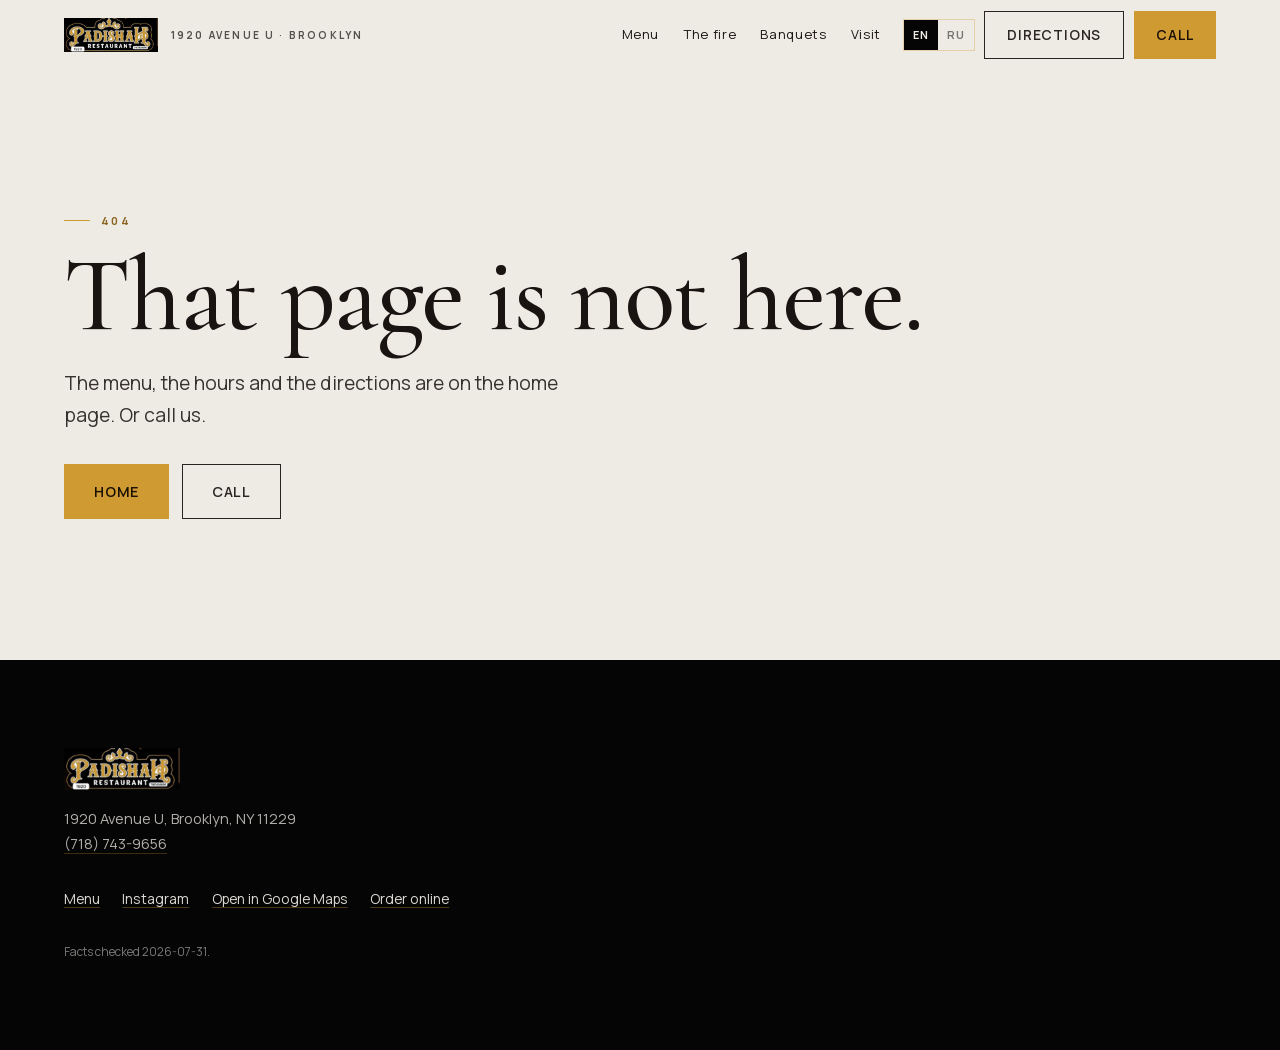
<file: 404/index.html>
<!DOCTYPE html><html lang="en" class="no-js" data-scroll-behavior="smooth"><head><meta charSet="utf-8"/><meta name="viewport" content="width=device-width, initial-scale=1"/><link rel="preload" href="/fonts/cormorant-normal-500-latin.woff2" as="font" crossorigin="anonymous" type="font/woff2"/><link rel="preload" href="/fonts/manrope-normal-400-latin.woff2" as="font" crossorigin="anonymous" type="font/woff2"/><link rel="preload" as="image" href="/media/hero/current-padishah-logo-poster-crop-620.webp"/><link rel="stylesheet" href="/_next/static/chunks/0bkqv7ik801jo.css" data-precedence="next"/><link rel="preload" as="script" fetchPriority="low" href="/_next/static/chunks/01dkdyukbdpqq.js"/><script src="/_next/static/chunks/1oe38opv360nh.js" async=""></script><script src="/_next/static/chunks/25o46h8mdjlrg.js" async=""></script><script src="/_next/static/chunks/turbopack-0c6e6is11v8df.js" async=""></script><script src="/_next/static/chunks/2ynhpsd-1i1m_.js" async=""></script><script src="/_next/static/chunks/14mrh2-p_w84d.js" async=""></script><script src="/_next/static/chunks/2gijugzsh6iqb.js" async=""></script><script src="/_next/static/chunks/2gnqm4zecwuu0.js" async=""></script><meta name="robots" content="noindex"/><meta name="theme-color" content="#f7f3ea"/><link rel="preload" href="/fonts/cormorant-normal-500-latin.woff2" as="font" type="font/woff2" crossorigin="anonymous"/><link rel="preload" href="/fonts/manrope-normal-400-latin.woff2" as="font" type="font/woff2" crossorigin="anonymous"/><meta name="theme-color" content="#060505"/><meta name="color-scheme" content="light"/><title>Padishah Restaurant — 1920 Avenue U, Brooklyn</title><meta name="description" content="Padishah Restaurant at 1920 Avenue U, Brooklyn, NY 11229. Call (718) 743-9656 or open directions."/><meta property="og:title" content="Padishah Restaurant — 1920 Avenue U, Brooklyn"/><meta property="og:description" content="Padishah Restaurant at 1920 Avenue U, Brooklyn, NY 11229. Call (718) 743-9656 or open directions."/><meta property="og:locale" content="en_US"/><meta property="og:image" content="https://eatpadishah.com/og-padishah-logo.jpg"/><meta property="og:image:width" content="1200"/><meta property="og:image:height" content="630"/><meta property="og:image:alt" content="Padishah Restaurant — the crowned mark"/><meta property="og:type" content="website"/><meta name="twitter:card" content="summary_large_image"/><meta name="twitter:title" content="Padishah Restaurant — 1920 Avenue U, Brooklyn"/><meta name="twitter:description" content="Padishah Restaurant at 1920 Avenue U, Brooklyn, NY 11229. Call (718) 743-9656 or open directions."/><meta name="twitter:image" content="https://eatpadishah.com/og-padishah-logo.jpg"/><link rel="icon" href="/icon.png?icon.1b0y3zi49k8mg.png" sizes="128x128" type="image/png"/><script type="application/ld+json">{"@context":"https://schema.org","@type":"Restaurant","name":"Padishah Restaurant","telephone":"+17187439656","address":{"@type":"PostalAddress","streetAddress":"1920 Avenue U","addressLocality":"Brooklyn","addressRegion":"NY","postalCode":"11229","addressCountry":"US"},"sameAs":["https://www.instagram.com/padishah_restaurant/"],"hasMap":"https://maps.app.goo.gl/EA6BgBZ4ahG93eWDA"}</script><script>document.documentElement.classList.remove('no-js');</script><script src="/_next/static/chunks/0cz1d0mv5g_q7.js" noModule=""></script></head><body><div hidden=""><!--$--><!--/$--></div><a class="u-skip" href="#hero">Skip to content</a><header class="hdr" data-tone="ivory" data-scrolled="false"><div class="rail hdr__inner"><a class="hdr__brand" aria-label="Padishah Restaurant" href="/"><img src="/media/hero/current-padishah-logo-poster-crop-620.webp" alt="Padishah Restaurant logo" width="124" height="45"/><span class="hdr__where">1920 Avenue U<!-- --> · <!-- -->Brooklyn</span></a><nav class="hdr__nav" aria-label="Main navigation"><a href="/menu/">Menu</a><a href="/#fire">The fire</a><a href="/#chapters-banquets">Banquets</a><a href="/#visit">Visit</a></nav><div class="hdr__actions"><div class="langtoggle " role="group" aria-label="Language"><button type="button" aria-pressed="true" class="langtoggle__btn">EN</button><button type="button" aria-pressed="false" class="langtoggle__btn">RU</button></div><a class="btn btn--ghost" href="https://maps.app.goo.gl/EA6BgBZ4ahG93eWDA" target="_blank" rel="noreferrer noopener">Directions</a><a class="btn btn--gold" href="tel:+17187439656">Call</a></div></div></header><main id="hero" tabindex="-1" class="section section--ivory"><div class="rail"><p class="eyebrow">404</p><h1 style="margin-top:0.8rem">That page is not here.</h1><p class="lead">The menu, the hours and the directions are on the home page. Or call us.</p><div class="hero__cta"><a class="btn btn--gold btn--lg" href="/">Home</a><a class="btn btn--ghost btn--lg" href="tel:+17187439656">Call</a></div></div></main><footer class="ftr"><div class="rail ftr__inner"><div class="ftr__brand"><img src="/media/hero/current-padishah-logo-poster-crop-620.webp" alt="Padishah Restaurant logo" width="124" height="45"/><p class="ftr__addr">1920 Avenue U, Brooklyn, NY 11229<br/><a href="tel:+17187439656">(718) 743-9656</a></p></div><nav class="ftr__links" aria-label="Footer navigation"><a href="/menu/">Menu</a><a href="https://www.instagram.com/padishah_restaurant/" target="_blank" rel="noreferrer noopener">Instagram</a><a href="https://maps.app.goo.gl/EA6BgBZ4ahG93eWDA" target="_blank" rel="noreferrer noopener">Open in Google Maps</a><a href="https://www.grubhub.com/restaurant/padishah-1920-avenue-u-brooklyn/4109304" target="_blank" rel="noreferrer noopener">Order online</a></nav><p class="ftr__note">Facts checked 2026-07-31.</p></div></footer><!--$--><!--/$--><script src="/_next/static/chunks/01dkdyukbdpqq.js" id="_R_" async=""></script><script>(self.__next_f=self.__next_f||[]).push([0])</script><script>self.__next_f.push([1,"1:\"$Sreact.fragment\"\n2:I[52730,[\"/_next/static/chunks/2ynhpsd-1i1m_.js\",\"/_next/static/chunks/14mrh2-p_w84d.js\",\"/_next/static/chunks/2gijugzsh6iqb.js\"],\"LangProvider\"]\n3:I[4121,[\"/_next/static/chunks/2ynhpsd-1i1m_.js\",\"/_next/static/chunks/14mrh2-p_w84d.js\",\"/_next/static/chunks/2gijugzsh6iqb.js\"],\"SkipLink\"]\n4:I[39756,[\"/_next/static/chunks/2ynhpsd-1i1m_.js\",\"/_next/static/chunks/14mrh2-p_w84d.js\",\"/_next/static/chunks/2gijugzsh6iqb.js\"],\"default\"]\n5:I[37457,[\"/_next/static/chunks/2ynhpsd-1i1m_.js\",\"/_next/static/chunks/14mrh2-p_w84d.js\",\"/_next/static/chunks/2gijugzsh6iqb.js\"],\"default\"]\n6:I[29306,[\"/_next/static/chunks/2ynhpsd-1i1m_.js\",\"/_next/static/chunks/14mrh2-p_w84d.js\",\"/_next/static/chunks/2gijugzsh6iqb.js\",\"/_next/static/chunks/2gnqm4zecwuu0.js\"],\"default\"]\n7:I[47257,[\"/_next/static/chunks/2ynhpsd-1i1m_.js\",\"/_next/static/chunks/14mrh2-p_w84d.js\",\"/_next/static/chunks/2gijugzsh6iqb.js\"],\"ClientPageRoot\"]\na:I[97367,[\"/_next/static/chunks/2ynhpsd-1i1m_.js\",\"/_next/static/chunks/14mrh2-p_w84d.js\",\"/_next/static/chunks/2gijugzsh6iqb.js\"],\"OutletBoundary\"]\nb:\"$Sreact.suspense\"\ne:I[97367,[\"/_next/static/chunks/2ynhpsd-1i1m_.js\",\"/_next/static/chunks/14mrh2-p_w84d.js\",\"/_next/static/chunks/2gijugzsh6iqb.js\"],\"ViewportBoundary\"]\n10:I[97367,[\"/_next/static/chunks/2ynhpsd-1i1m_.js\",\"/_next/static/chunks/14mrh2-p_w84d.js\",\"/_next/static/chunks/2gijugzsh6iqb.js\"],\"MetadataBoundary\"]\n12:I[68027,[\"/_next/static/chunks/2ynhpsd-1i1m_.js\",\"/_next/static/chunks/14mrh2-p_w84d.js\",\"/_next/static/chunks/2gijugzsh6iqb.js\"],\"default\",1]\n:HL[\"/_next/static/chunks/0bkqv7ik801jo.css\",\"style\"]\n:HL[\"/fonts/cormorant-normal-500-latin.woff2\",\"font\",{\"crossOrigin\":\"anonymous\",\"type\":\"font/woff2\"}]\n:HL[\"/fonts/manrope-normal-400-latin.woff2\",\"font\",{\"crossOrigin\":\"anonymous\",\"type\":\"font/woff2\"}]\n"])</script><script>self.__next_f.push([1,"0:{\"P\":null,\"c\":[\"\",\"_not-found\",\"\"],\"q\":\"\",\"i\":false,\"f\":[[[\"\",{\"children\":[\"/_not-found\",{\"children\":[\"__PAGE__\",{}]}]},\"$undefined\",\"$undefined\",16],[[\"$\",\"$1\",\"c\",{\"children\":[[[\"$\",\"link\",\"0\",{\"rel\":\"stylesheet\",\"href\":\"/_next/static/chunks/0bkqv7ik801jo.css\",\"precedence\":\"next\",\"crossOrigin\":\"$undefined\",\"nonce\":\"$undefined\"}],[\"$\",\"script\",\"script-0\",{\"src\":\"/_next/static/chunks/2ynhpsd-1i1m_.js\",\"async\":true,\"nonce\":\"$undefined\"}],[\"$\",\"script\",\"script-1\",{\"src\":\"/_next/static/chunks/14mrh2-p_w84d.js\",\"async\":true,\"nonce\":\"$undefined\"}],[\"$\",\"script\",\"script-2\",{\"src\":\"/_next/static/chunks/2gijugzsh6iqb.js\",\"async\":true,\"nonce\":\"$undefined\"}]],[\"$\",\"html\",null,{\"lang\":\"en\",\"className\":\"no-js\",\"data-scroll-behavior\":\"smooth\",\"suppressHydrationWarning\":true,\"children\":[[\"$\",\"head\",null,{\"children\":[[\"$\",\"meta\",null,{\"name\":\"theme-color\",\"content\":\"#f7f3ea\"}],[\"$\",\"link\",null,{\"rel\":\"preload\",\"href\":\"/fonts/cormorant-normal-500-latin.woff2\",\"as\":\"font\",\"type\":\"font/woff2\",\"crossOrigin\":\"anonymous\"}],[\"$\",\"link\",null,{\"rel\":\"preload\",\"href\":\"/fonts/manrope-normal-400-latin.woff2\",\"as\":\"font\",\"type\":\"font/woff2\",\"crossOrigin\":\"anonymous\"}],[\"$\",\"script\",null,{\"type\":\"application/ld+json\",\"dangerouslySetInnerHTML\":{\"__html\":\"{\\\"@context\\\":\\\"https://schema.org\\\",\\\"@type\\\":\\\"Restaurant\\\",\\\"name\\\":\\\"Padishah Restaurant\\\",\\\"telephone\\\":\\\"+17187439656\\\",\\\"address\\\":{\\\"@type\\\":\\\"PostalAddress\\\",\\\"streetAddress\\\":\\\"1920 Avenue U\\\",\\\"addressLocality\\\":\\\"Brooklyn\\\",\\\"addressRegion\\\":\\\"NY\\\",\\\"postalCode\\\":\\\"11229\\\",\\\"addressCountry\\\":\\\"US\\\"},\\\"sameAs\\\":[\\\"https://www.instagram.com/padishah_restaurant/\\\"],\\\"hasMap\\\":\\\"https://maps.app.goo.gl/EA6BgBZ4ahG93eWDA\\\"}\"}}],[\"$\",\"script\",null,{\"dangerouslySetInnerHTML\":{\"__html\":\"document.documentElement.classList.remove('no-js');\"}}]]}],[\"$\",\"body\",null,{\"children\":[\"$\",\"$L2\",null,{\"children\":[[\"$\",\"$L3\",null,{}],[\"$\",\"$L4\",null,{\"parallelRouterKey\":\"children\",\"error\":\"$undefined\",\"errorStyles\":\"$undefined\",\"errorScripts\":\"$undefined\",\"template\":[\"$\",\"$L5\",null,{}],\"templateStyles\":\"$undefined\",\"templateScripts\":\"$undefined\",\"notFound\":[[\"$\",\"$L6\",null,{}],[]],\"forbidden\":\"$undefined\",\"unauthorized\":\"$undefined\"}]]}]}]]}]]}],{\"children\":[[\"$\",\"$1\",\"c\",{\"children\":[null,[\"$\",\"$L4\",null,{\"parallelRouterKey\":\"children\",\"error\":\"$undefined\",\"errorStyles\":\"$undefined\",\"errorScripts\":\"$undefined\",\"template\":[\"$\",\"$L5\",null,{}],\"templateStyles\":\"$undefined\",\"templateScripts\":\"$undefined\",\"notFound\":\"$undefined\",\"forbidden\":\"$undefined\",\"unauthorized\":\"$undefined\"}]]}],{\"children\":[[\"$\",\"$1\",\"c\",{\"children\":[[\"$\",\"$L7\",null,{\"Component\":\"$6\",\"serverProvidedParams\":{\"searchParams\":{},\"params\":{},\"promises\":[\"$@8\",\"$@9\"]}}],[[\"$\",\"script\",\"script-0\",{\"src\":\"/_next/static/chunks/2gnqm4zecwuu0.js\",\"async\":true,\"nonce\":\"$undefined\"}]],[\"$\",\"$La\",null,{\"children\":[\"$\",\"$b\",null,{\"name\":\"Next.MetadataOutlet\",\"children\":\"$@c\"}]}]]}],{},null,false,null]},null,false,\"$@d\"]},null,false,null],[\"$\",\"$1\",\"h\",{\"children\":[[\"$\",\"meta\",null,{\"name\":\"robots\",\"content\":\"noindex\"}],[\"$\",\"$Le\",null,{\"children\":\"$Lf\"}],[\"$\",\"div\",null,{\"hidden\":true,\"children\":[\"$\",\"$L10\",null,{\"children\":[\"$\",\"$b\",null,{\"name\":\"Next.Metadata\",\"children\":\"$L11\"}]}]}],null]}],false]],\"m\":\"$undefined\",\"G\":[\"$12\",[[\"$\",\"link\",\"0\",{\"rel\":\"stylesheet\",\"href\":\"/_next/static/chunks/0bkqv7ik801jo.css\",\"precedence\":\"next\",\"crossOrigin\":\"$undefined\",\"nonce\":\"$undefined\"}]]],\"S\":true,\"h\":null,\"s\":\"$undefined\",\"l\":\"$undefined\",\"p\":\"$undefined\",\"d\":\"$undefined\",\"b\":\"hP9oHiVCV0OfHrqtEophH\"}\n"])</script><script>self.__next_f.push([1,"13:[]\nd:\"$W13\"\n8:{}\n9:\"$0:f:0:1:1:children:1:children:0:props:children:0:props:serverProvidedParams:params\"\n"])</script><script>self.__next_f.push([1,"f:[[\"$\",\"meta\",\"0\",{\"charSet\":\"utf-8\"}],[\"$\",\"meta\",\"1\",{\"name\":\"viewport\",\"content\":\"width=device-width, initial-scale=1\"}],[\"$\",\"meta\",\"2\",{\"name\":\"theme-color\",\"content\":\"#060505\"}],[\"$\",\"meta\",\"3\",{\"name\":\"color-scheme\",\"content\":\"light\"}]]\n"])</script><script>self.__next_f.push([1,"14:I[27201,[\"/_next/static/chunks/2ynhpsd-1i1m_.js\",\"/_next/static/chunks/14mrh2-p_w84d.js\",\"/_next/static/chunks/2gijugzsh6iqb.js\"],\"IconMark\"]\nc:null\n"])</script><script>self.__next_f.push([1,"11:[[\"$\",\"title\",\"0\",{\"children\":\"Padishah Restaurant — 1920 Avenue U, Brooklyn\"}],[\"$\",\"meta\",\"1\",{\"name\":\"description\",\"content\":\"Padishah Restaurant at 1920 Avenue U, Brooklyn, NY 11229. Call (718) 743-9656 or open directions.\"}],[\"$\",\"meta\",\"2\",{\"property\":\"og:title\",\"content\":\"Padishah Restaurant — 1920 Avenue U, Brooklyn\"}],[\"$\",\"meta\",\"3\",{\"property\":\"og:description\",\"content\":\"Padishah Restaurant at 1920 Avenue U, Brooklyn, NY 11229. Call (718) 743-9656 or open directions.\"}],[\"$\",\"meta\",\"4\",{\"property\":\"og:locale\",\"content\":\"en_US\"}],[\"$\",\"meta\",\"5\",{\"property\":\"og:image\",\"content\":\"https://eatpadishah.com/og-padishah-logo.jpg\"}],[\"$\",\"meta\",\"6\",{\"property\":\"og:image:width\",\"content\":\"1200\"}],[\"$\",\"meta\",\"7\",{\"property\":\"og:image:height\",\"content\":\"630\"}],[\"$\",\"meta\",\"8\",{\"property\":\"og:image:alt\",\"content\":\"Padishah Restaurant — the crowned mark\"}],[\"$\",\"meta\",\"9\",{\"property\":\"og:type\",\"content\":\"website\"}],[\"$\",\"meta\",\"10\",{\"name\":\"twitter:card\",\"content\":\"summary_large_image\"}],[\"$\",\"meta\",\"11\",{\"name\":\"twitter:title\",\"content\":\"Padishah Restaurant — 1920 Avenue U, Brooklyn\"}],[\"$\",\"meta\",\"12\",{\"name\":\"twitter:description\",\"content\":\"Padishah Restaurant at 1920 Avenue U, Brooklyn, NY 11229. Call (718) 743-9656 or open directions.\"}],[\"$\",\"meta\",\"13\",{\"name\":\"twitter:image\",\"content\":\"https://eatpadishah.com/og-padishah-logo.jpg\"}],[\"$\",\"link\",\"14\",{\"rel\":\"icon\",\"href\":\"/icon.png?icon.1b0y3zi49k8mg.png\",\"sizes\":\"128x128\",\"type\":\"image/png\"}],[\"$\",\"$L14\",\"15\",{}]]\n"])</script></body></html>
</file>
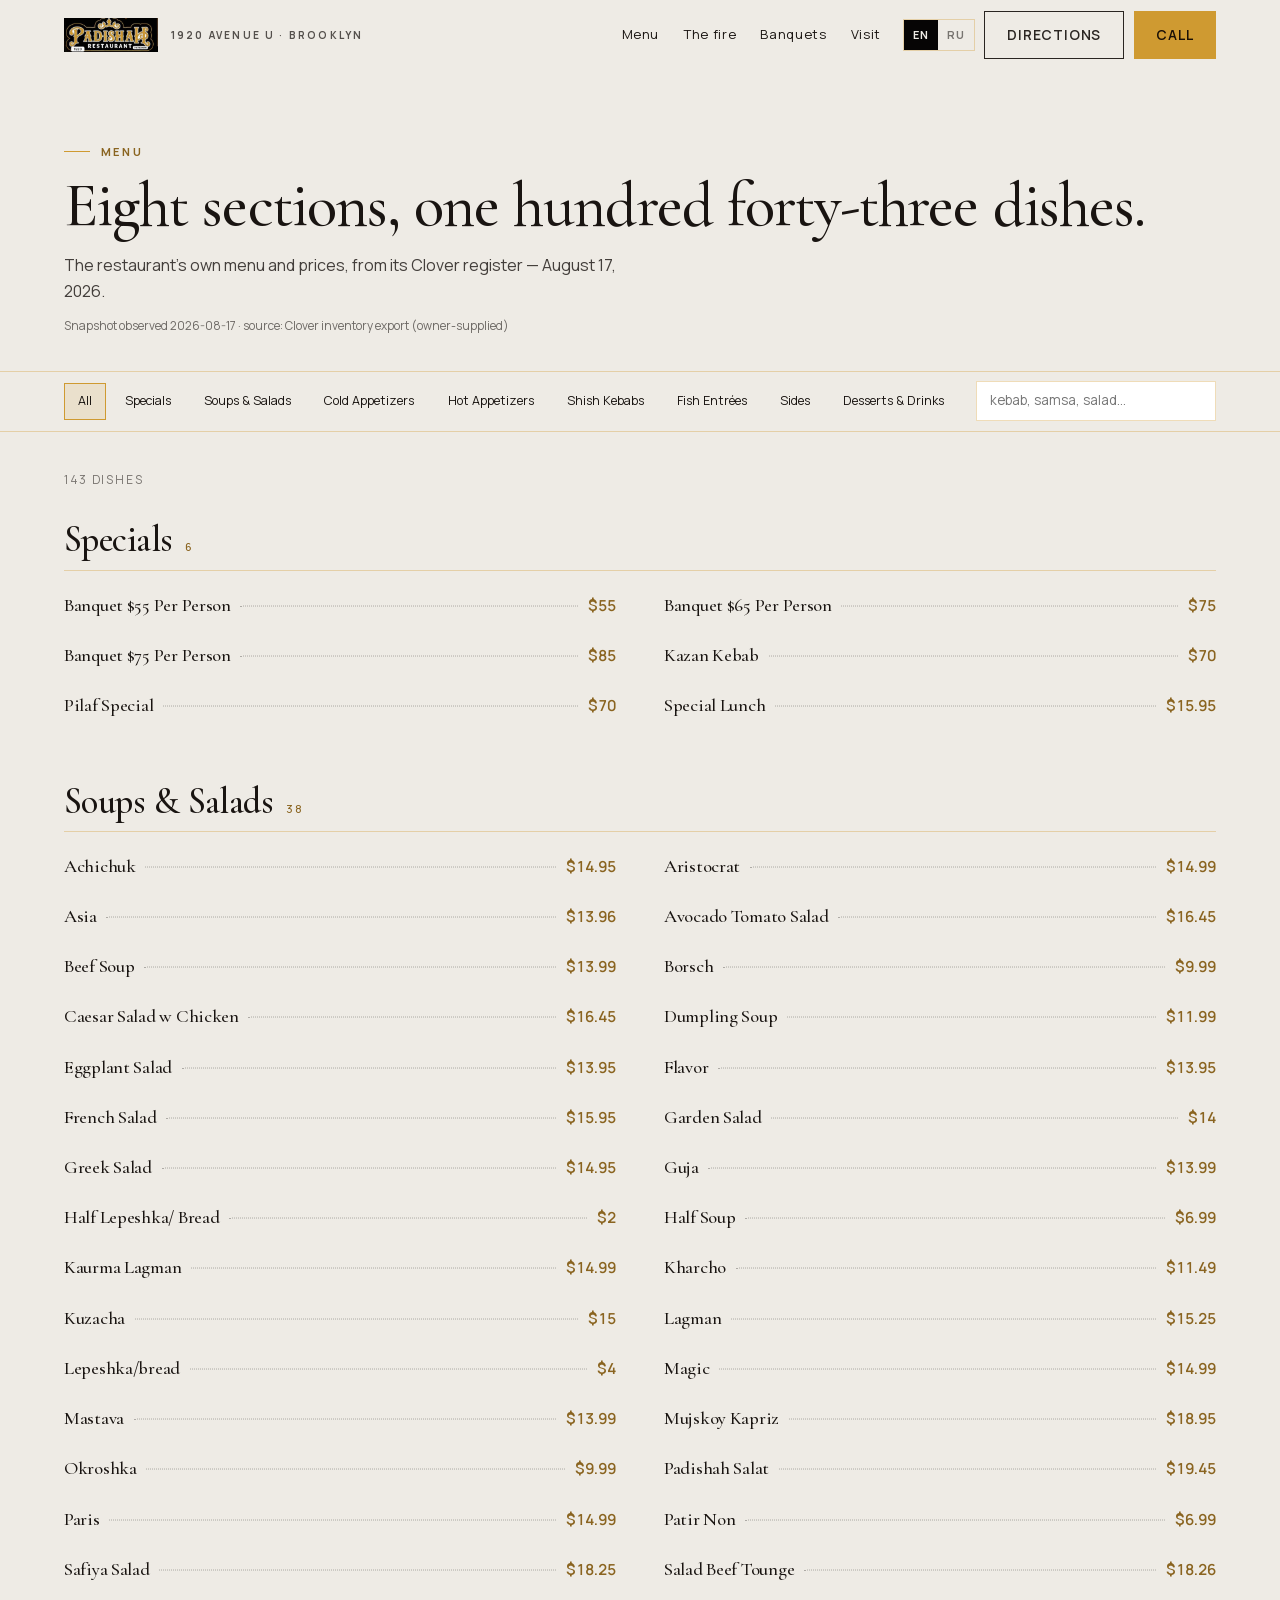
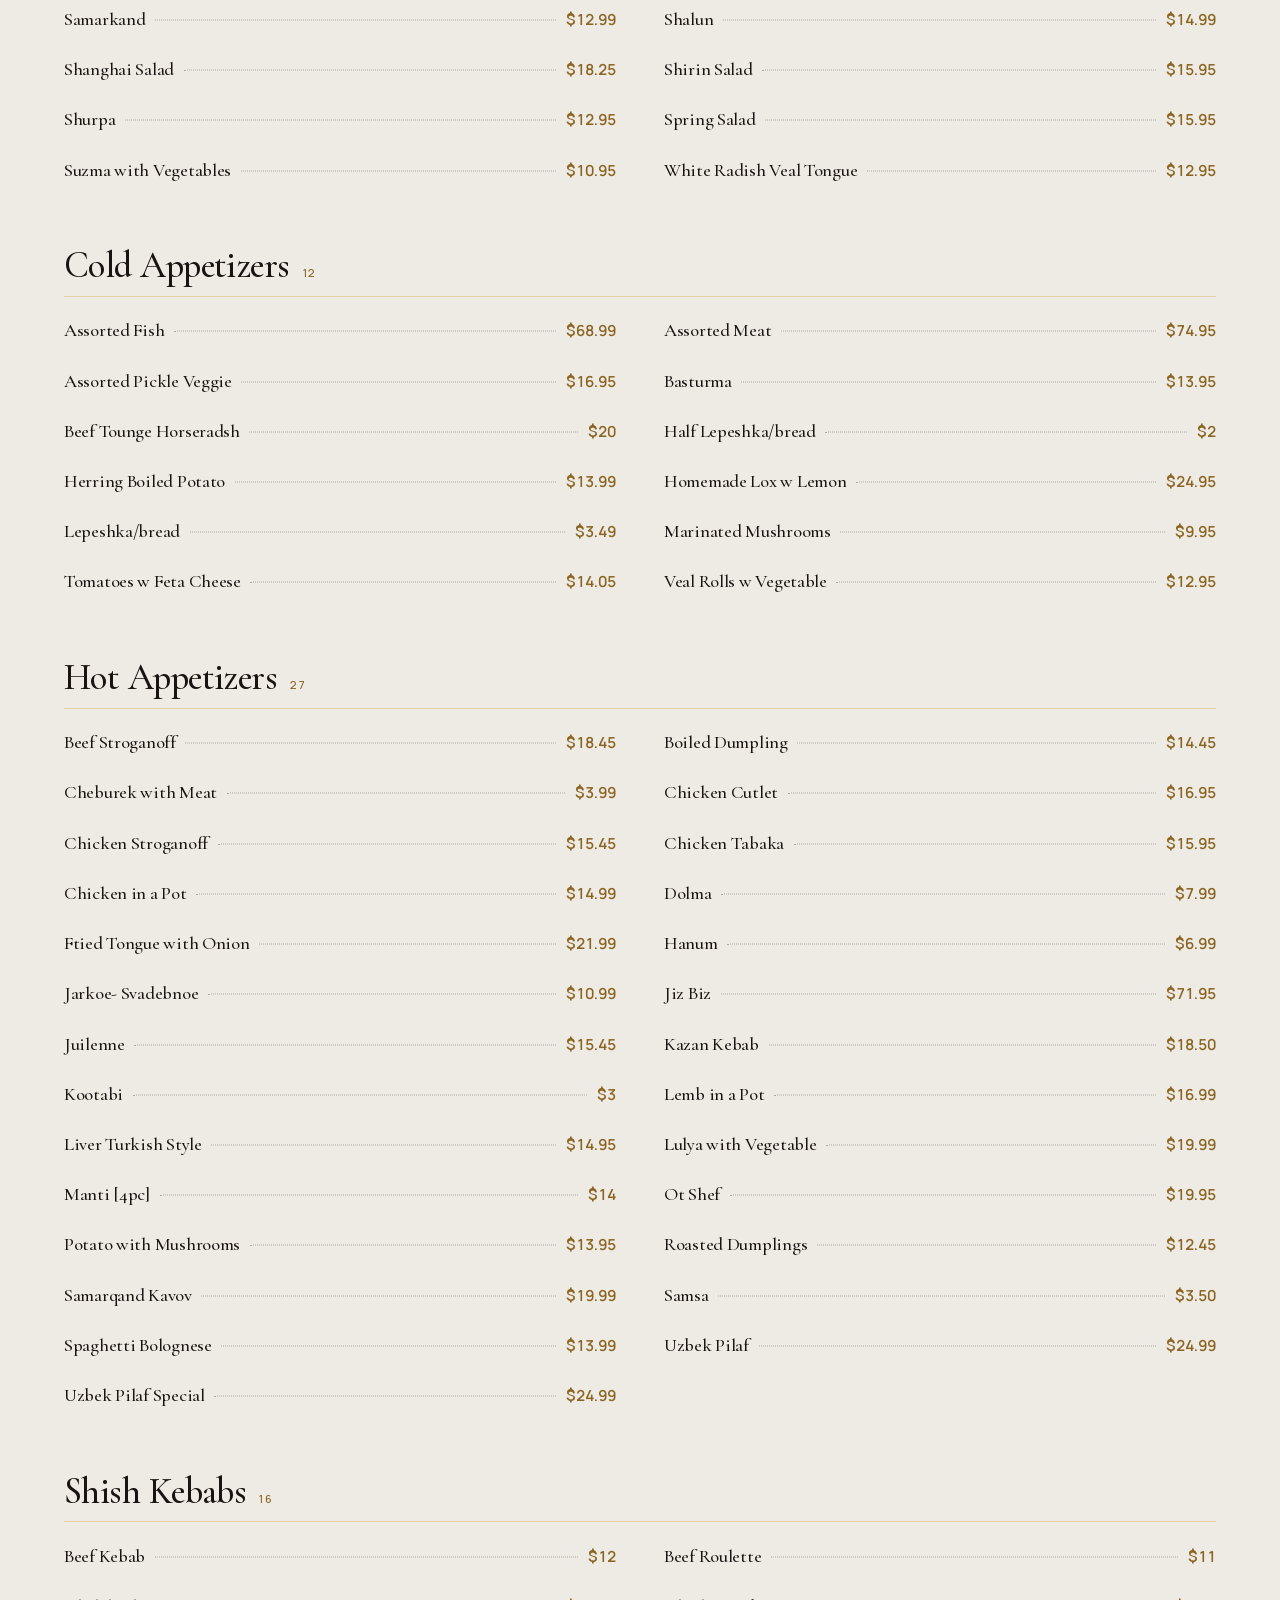
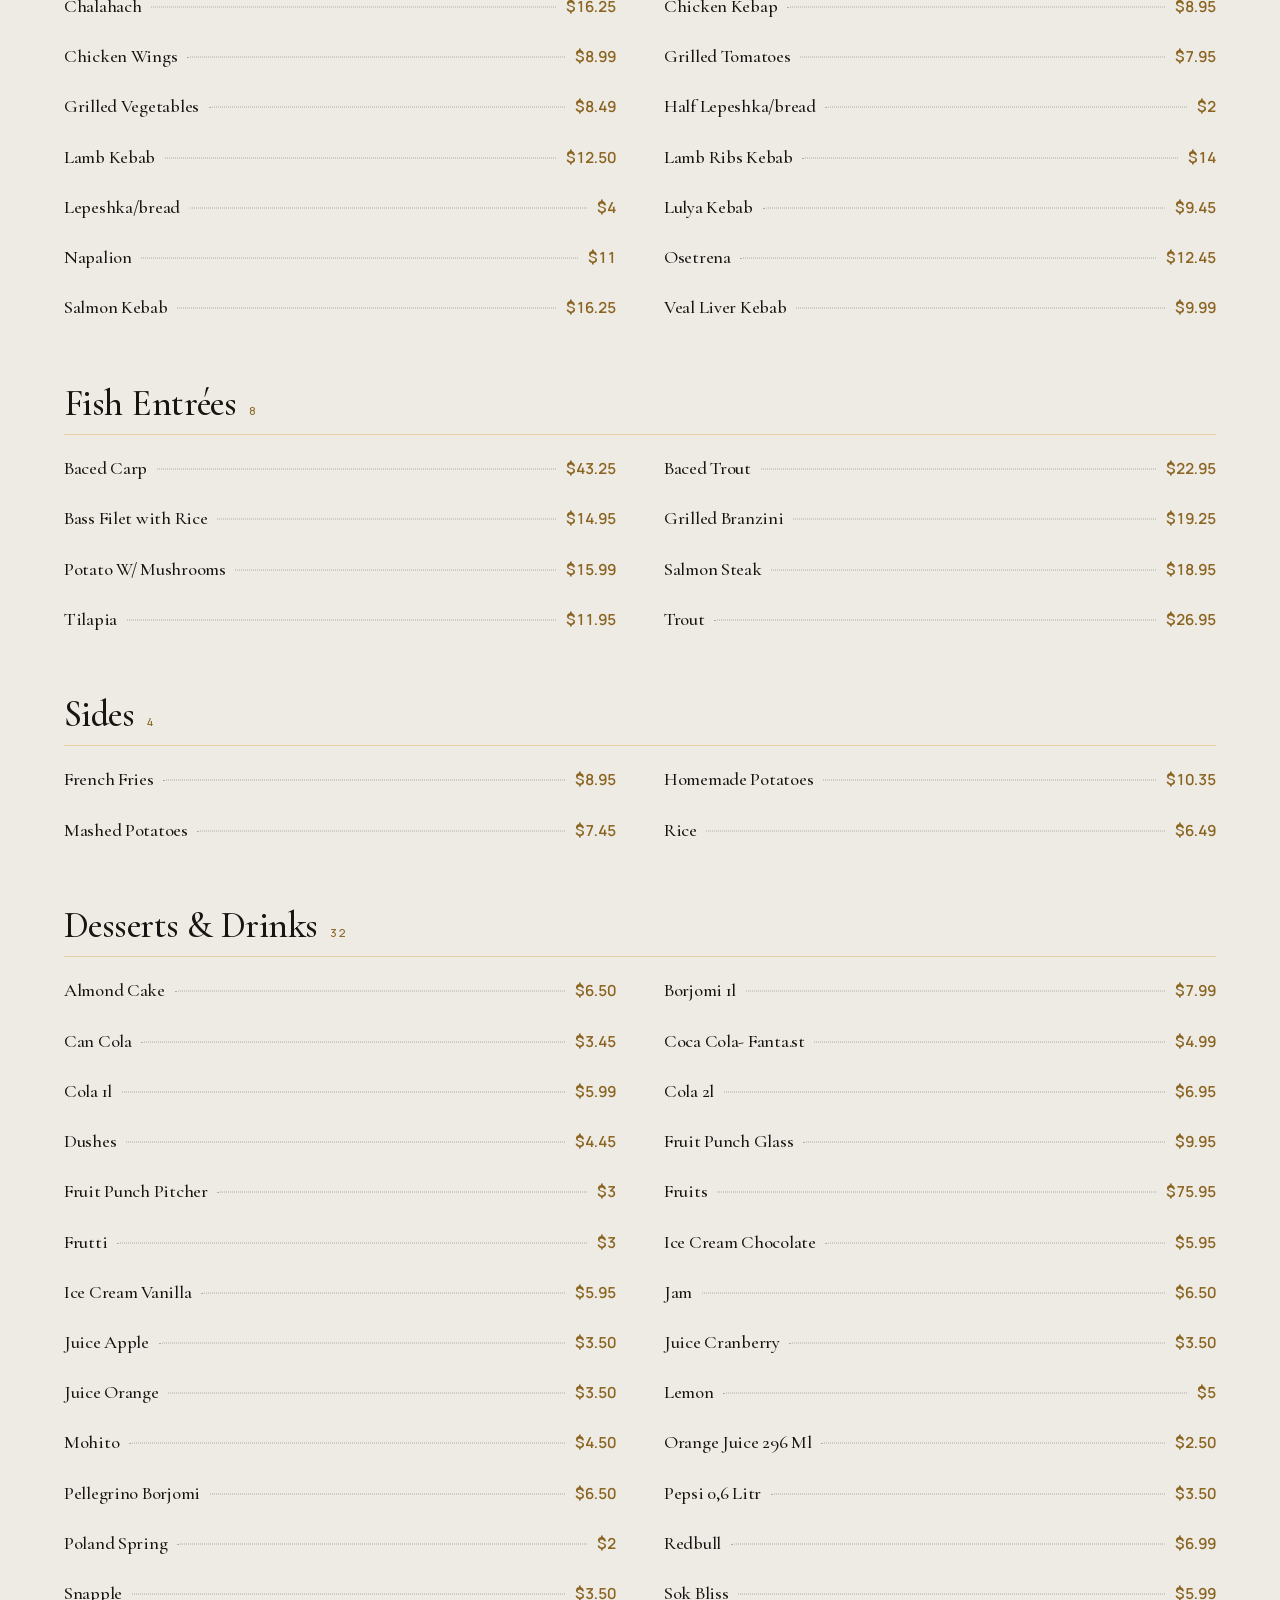
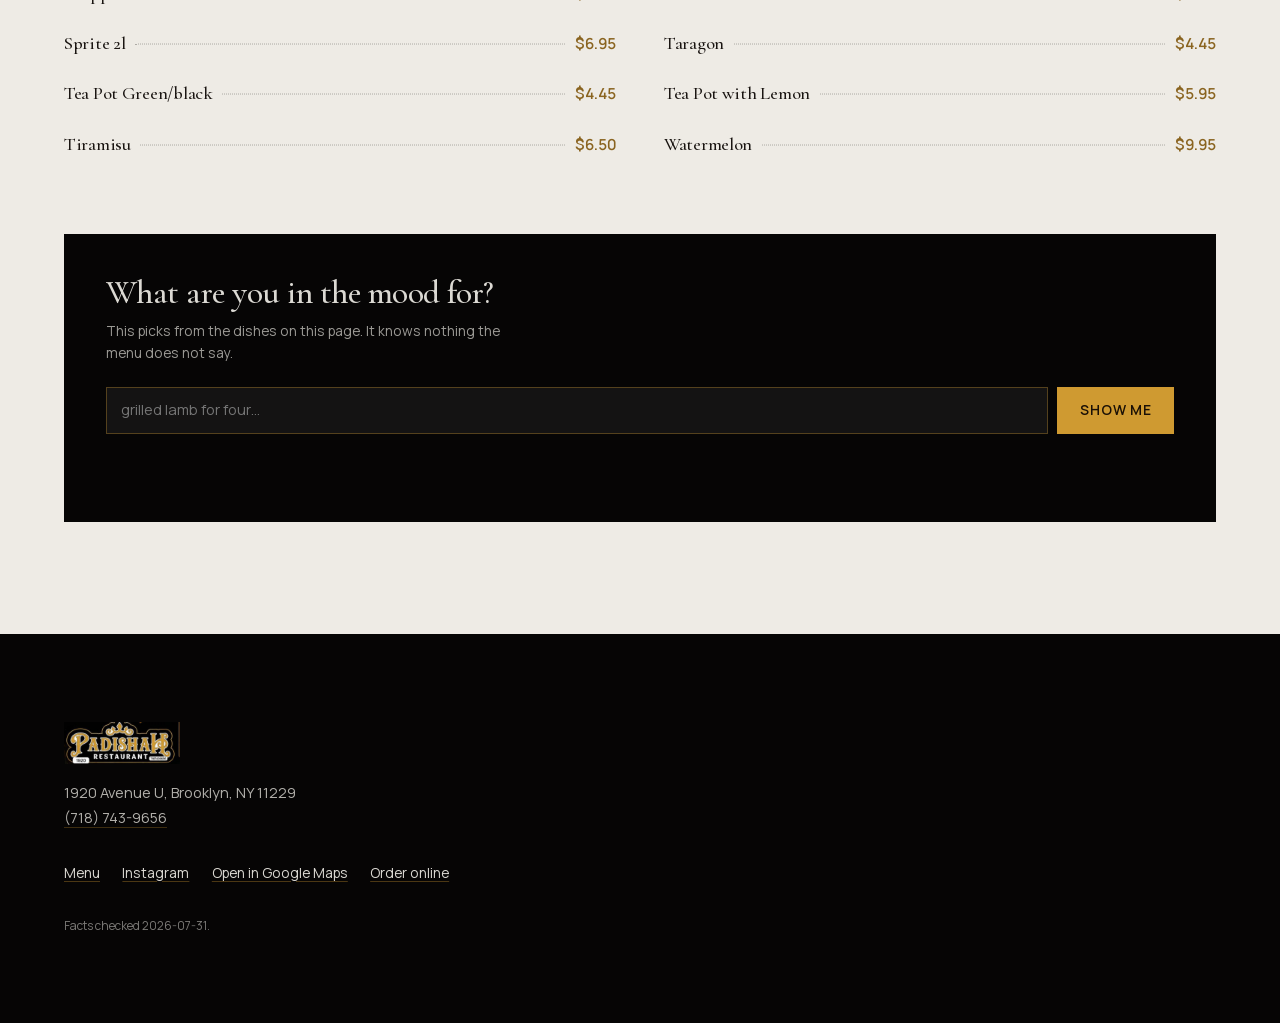
<file: menu/index.html>
<!DOCTYPE html><html lang="en" class="no-js" data-scroll-behavior="smooth"><head><meta charSet="utf-8"/><meta name="viewport" content="width=device-width, initial-scale=1"/><link rel="preload" href="/fonts/cormorant-normal-500-latin.woff2" as="font" crossorigin="anonymous" type="font/woff2"/><link rel="preload" href="/fonts/manrope-normal-400-latin.woff2" as="font" crossorigin="anonymous" type="font/woff2"/><link rel="preload" as="image" href="/media/hero/current-padishah-logo-poster-crop-620.webp"/><link rel="stylesheet" href="/_next/static/chunks/0bkqv7ik801jo.css" data-precedence="next"/><link rel="preload" as="script" fetchPriority="low" href="/_next/static/chunks/01dkdyukbdpqq.js"/><script src="/_next/static/chunks/1oe38opv360nh.js" async=""></script><script src="/_next/static/chunks/25o46h8mdjlrg.js" async=""></script><script src="/_next/static/chunks/turbopack-0c6e6is11v8df.js" async=""></script><script src="/_next/static/chunks/2ynhpsd-1i1m_.js" async=""></script><script src="/_next/static/chunks/14mrh2-p_w84d.js" async=""></script><script src="/_next/static/chunks/2gijugzsh6iqb.js" async=""></script><script src="/_next/static/chunks/2gnqm4zecwuu0.js" async=""></script><script src="/_next/static/chunks/342-v8deddy2o.js" async=""></script><meta name="theme-color" content="#f7f3ea"/><link rel="preload" href="/fonts/cormorant-normal-500-latin.woff2" as="font" type="font/woff2" crossorigin="anonymous"/><link rel="preload" href="/fonts/manrope-normal-400-latin.woff2" as="font" type="font/woff2" crossorigin="anonymous"/><meta name="theme-color" content="#060505"/><meta name="color-scheme" content="light"/><title>Menu — Padishah Restaurant</title><meta name="description" content="The restaurant’s own menu and prices, from its Clover register — August 17, 2026."/><meta property="og:title" content="Padishah Restaurant — 1920 Avenue U, Brooklyn"/><meta property="og:description" content="Padishah Restaurant at 1920 Avenue U, Brooklyn, NY 11229. Call (718) 743-9656 or open directions."/><meta property="og:locale" content="en_US"/><meta property="og:image" content="https://eatpadishah.com/og-padishah-logo.jpg"/><meta property="og:image:width" content="1200"/><meta property="og:image:height" content="630"/><meta property="og:image:alt" content="Padishah Restaurant — the crowned mark"/><meta property="og:type" content="website"/><meta name="twitter:card" content="summary_large_image"/><meta name="twitter:title" content="Padishah Restaurant — 1920 Avenue U, Brooklyn"/><meta name="twitter:description" content="Padishah Restaurant at 1920 Avenue U, Brooklyn, NY 11229. Call (718) 743-9656 or open directions."/><meta name="twitter:image" content="https://eatpadishah.com/og-padishah-logo.jpg"/><link rel="icon" href="/icon.png?icon.1b0y3zi49k8mg.png" sizes="128x128" type="image/png"/><script type="application/ld+json">{"@context":"https://schema.org","@type":"Restaurant","name":"Padishah Restaurant","telephone":"+17187439656","address":{"@type":"PostalAddress","streetAddress":"1920 Avenue U","addressLocality":"Brooklyn","addressRegion":"NY","postalCode":"11229","addressCountry":"US"},"sameAs":["https://www.instagram.com/padishah_restaurant/"],"hasMap":"https://maps.app.goo.gl/EA6BgBZ4ahG93eWDA"}</script><script>document.documentElement.classList.remove('no-js');</script><script src="/_next/static/chunks/0cz1d0mv5g_q7.js" noModule=""></script></head><body><div hidden=""><!--$--><!--/$--></div><a class="u-skip" href="#menu-main">Skip to content</a><header class="hdr" data-tone="ivory" data-scrolled="false"><div class="rail hdr__inner"><a class="hdr__brand" aria-label="Padishah Restaurant" href="/"><img src="/media/hero/current-padishah-logo-poster-crop-620.webp" alt="Padishah Restaurant logo" width="124" height="45"/><span class="hdr__where">1920 Avenue U<!-- --> · <!-- -->Brooklyn</span></a><nav class="hdr__nav" aria-label="Main navigation"><a href="/menu/">Menu</a><a href="/#fire">The fire</a><a href="/#chapters-banquets">Banquets</a><a href="/#visit">Visit</a></nav><div class="hdr__actions"><div class="langtoggle " role="group" aria-label="Language"><button type="button" aria-pressed="true" class="langtoggle__btn">EN</button><button type="button" aria-pressed="false" class="langtoggle__btn">RU</button></div><a class="btn btn--ghost" href="https://maps.app.goo.gl/EA6BgBZ4ahG93eWDA" target="_blank" rel="noreferrer noopener">Directions</a><a class="btn btn--gold" href="tel:+17187439656">Call</a></div></div></header><main id="menu-main" class="menupage" tabindex="-1"><div class="rail menupage__head"><p class="eyebrow">Menu</p><h1 class="menupage__title">Eight sections, one hundred forty-three dishes.</h1><p class="menupage__lead">The restaurant’s own menu and prices, from its Clover register — August 17, 2026.</p><p class="menupage__observed">Snapshot observed 2026-08-17 · source: Clover inventory export (owner-supplied)</p></div><div class="menunav"><div class="rail menunav__inner"><div class="menunav__tabs" role="group" aria-label="Menu"><button type="button" aria-pressed="true" class="menunav__tab">All</button><button type="button" aria-pressed="false" class="menunav__tab">Specials</button><button type="button" aria-pressed="false" class="menunav__tab">Soups &amp; Salads</button><button type="button" aria-pressed="false" class="menunav__tab">Cold Appetizers</button><button type="button" aria-pressed="false" class="menunav__tab">Hot Appetizers</button><button type="button" aria-pressed="false" class="menunav__tab">Shish Kebabs</button><button type="button" aria-pressed="false" class="menunav__tab">Fish Entrées</button><button type="button" aria-pressed="false" class="menunav__tab">Sides</button><button type="button" aria-pressed="false" class="menunav__tab">Desserts &amp; Drinks</button></div><div class="menunav__search"><label class="u-sr" for="menu-search">Search dishes</label><input id="menu-search" type="search" placeholder="kebab, samsa, salad…" autoComplete="off" value=""/></div></div></div><div class="rail menupage__body"><p class="menupage__count" aria-live="polite">143 dishes</p><section class="course reveal" aria-labelledby="c-specials"><h2 id="c-specials" class="course__title">Specials<span class="course__count">6</span></h2><ul class="course__list"><li class="dish"><div class="dish__head"><h3 class="dish__name">Banquet $55 Per Person</h3><span class="dish__leader" aria-hidden="true"></span><span class="dish__price" data-unpriced="false">$55</span></div></li><li class="dish"><div class="dish__head"><h3 class="dish__name">Banquet $65 Per Person</h3><span class="dish__leader" aria-hidden="true"></span><span class="dish__price" data-unpriced="false">$75</span></div></li><li class="dish"><div class="dish__head"><h3 class="dish__name">Banquet $75 Per Person</h3><span class="dish__leader" aria-hidden="true"></span><span class="dish__price" data-unpriced="false">$85</span></div></li><li class="dish"><div class="dish__head"><h3 class="dish__name">Kazan Kebab</h3><span class="dish__leader" aria-hidden="true"></span><span class="dish__price" data-unpriced="false">$70</span></div></li><li class="dish"><div class="dish__head"><h3 class="dish__name">Pilaf Special</h3><span class="dish__leader" aria-hidden="true"></span><span class="dish__price" data-unpriced="false">$70</span></div></li><li class="dish"><div class="dish__head"><h3 class="dish__name">Special Lunch</h3><span class="dish__leader" aria-hidden="true"></span><span class="dish__price" data-unpriced="false">$15.95</span></div></li></ul></section><section class="course reveal" aria-labelledby="c-soup-salads"><h2 id="c-soup-salads" class="course__title">Soups &amp; Salads<span class="course__count">38</span></h2><ul class="course__list"><li class="dish"><div class="dish__head"><h3 class="dish__name">Achichuk</h3><span class="dish__leader" aria-hidden="true"></span><span class="dish__price" data-unpriced="false">$14.95</span></div></li><li class="dish"><div class="dish__head"><h3 class="dish__name">Aristocrat</h3><span class="dish__leader" aria-hidden="true"></span><span class="dish__price" data-unpriced="false">$14.99</span></div></li><li class="dish"><div class="dish__head"><h3 class="dish__name">Asia</h3><span class="dish__leader" aria-hidden="true"></span><span class="dish__price" data-unpriced="false">$13.96</span></div></li><li class="dish"><div class="dish__head"><h3 class="dish__name">Avocado Tomato Salad</h3><span class="dish__leader" aria-hidden="true"></span><span class="dish__price" data-unpriced="false">$16.45</span></div></li><li class="dish"><div class="dish__head"><h3 class="dish__name">Beef Soup</h3><span class="dish__leader" aria-hidden="true"></span><span class="dish__price" data-unpriced="false">$13.99</span></div></li><li class="dish"><div class="dish__head"><h3 class="dish__name">Borsch</h3><span class="dish__leader" aria-hidden="true"></span><span class="dish__price" data-unpriced="false">$9.99</span></div></li><li class="dish"><div class="dish__head"><h3 class="dish__name">Caesar Salad w Chicken</h3><span class="dish__leader" aria-hidden="true"></span><span class="dish__price" data-unpriced="false">$16.45</span></div></li><li class="dish"><div class="dish__head"><h3 class="dish__name">Dumpling Soup</h3><span class="dish__leader" aria-hidden="true"></span><span class="dish__price" data-unpriced="false">$11.99</span></div></li><li class="dish"><div class="dish__head"><h3 class="dish__name">Eggplant Salad</h3><span class="dish__leader" aria-hidden="true"></span><span class="dish__price" data-unpriced="false">$13.95</span></div></li><li class="dish"><div class="dish__head"><h3 class="dish__name">Flavor</h3><span class="dish__leader" aria-hidden="true"></span><span class="dish__price" data-unpriced="false">$13.95</span></div></li><li class="dish"><div class="dish__head"><h3 class="dish__name">French Salad</h3><span class="dish__leader" aria-hidden="true"></span><span class="dish__price" data-unpriced="false">$15.95</span></div></li><li class="dish"><div class="dish__head"><h3 class="dish__name">Garden Salad</h3><span class="dish__leader" aria-hidden="true"></span><span class="dish__price" data-unpriced="false">$14</span></div></li><li class="dish"><div class="dish__head"><h3 class="dish__name">Greek Salad</h3><span class="dish__leader" aria-hidden="true"></span><span class="dish__price" data-unpriced="false">$14.95</span></div></li><li class="dish"><div class="dish__head"><h3 class="dish__name">Guja</h3><span class="dish__leader" aria-hidden="true"></span><span class="dish__price" data-unpriced="false">$13.99</span></div></li><li class="dish"><div class="dish__head"><h3 class="dish__name">Half Lepeshka/ Bread</h3><span class="dish__leader" aria-hidden="true"></span><span class="dish__price" data-unpriced="false">$2</span></div></li><li class="dish"><div class="dish__head"><h3 class="dish__name">Half Soup</h3><span class="dish__leader" aria-hidden="true"></span><span class="dish__price" data-unpriced="false">$6.99</span></div></li><li class="dish"><div class="dish__head"><h3 class="dish__name">Kaurma Lagman</h3><span class="dish__leader" aria-hidden="true"></span><span class="dish__price" data-unpriced="false">$14.99</span></div></li><li class="dish"><div class="dish__head"><h3 class="dish__name">Kharcho</h3><span class="dish__leader" aria-hidden="true"></span><span class="dish__price" data-unpriced="false">$11.49</span></div></li><li class="dish"><div class="dish__head"><h3 class="dish__name">Kuzacha</h3><span class="dish__leader" aria-hidden="true"></span><span class="dish__price" data-unpriced="false">$15</span></div></li><li class="dish"><div class="dish__head"><h3 class="dish__name">Lagman</h3><span class="dish__leader" aria-hidden="true"></span><span class="dish__price" data-unpriced="false">$15.25</span></div></li><li class="dish"><div class="dish__head"><h3 class="dish__name">Lepeshka/bread</h3><span class="dish__leader" aria-hidden="true"></span><span class="dish__price" data-unpriced="false">$4</span></div></li><li class="dish"><div class="dish__head"><h3 class="dish__name">Magic</h3><span class="dish__leader" aria-hidden="true"></span><span class="dish__price" data-unpriced="false">$14.99</span></div></li><li class="dish"><div class="dish__head"><h3 class="dish__name">Mastava</h3><span class="dish__leader" aria-hidden="true"></span><span class="dish__price" data-unpriced="false">$13.99</span></div></li><li class="dish"><div class="dish__head"><h3 class="dish__name">Mujskoy Kapriz</h3><span class="dish__leader" aria-hidden="true"></span><span class="dish__price" data-unpriced="false">$18.95</span></div></li><li class="dish"><div class="dish__head"><h3 class="dish__name">Okroshka</h3><span class="dish__leader" aria-hidden="true"></span><span class="dish__price" data-unpriced="false">$9.99</span></div></li><li class="dish"><div class="dish__head"><h3 class="dish__name">Padishah Salat</h3><span class="dish__leader" aria-hidden="true"></span><span class="dish__price" data-unpriced="false">$19.45</span></div></li><li class="dish"><div class="dish__head"><h3 class="dish__name">Paris</h3><span class="dish__leader" aria-hidden="true"></span><span class="dish__price" data-unpriced="false">$14.99</span></div></li><li class="dish"><div class="dish__head"><h3 class="dish__name">Patir Non</h3><span class="dish__leader" aria-hidden="true"></span><span class="dish__price" data-unpriced="false">$6.99</span></div></li><li class="dish"><div class="dish__head"><h3 class="dish__name">Safiya Salad</h3><span class="dish__leader" aria-hidden="true"></span><span class="dish__price" data-unpriced="false">$18.25</span></div></li><li class="dish"><div class="dish__head"><h3 class="dish__name">Salad Beef Tounge</h3><span class="dish__leader" aria-hidden="true"></span><span class="dish__price" data-unpriced="false">$18.26</span></div></li><li class="dish"><div class="dish__head"><h3 class="dish__name">Samarkand</h3><span class="dish__leader" aria-hidden="true"></span><span class="dish__price" data-unpriced="false">$12.99</span></div></li><li class="dish"><div class="dish__head"><h3 class="dish__name">Shalun</h3><span class="dish__leader" aria-hidden="true"></span><span class="dish__price" data-unpriced="false">$14.99</span></div></li><li class="dish"><div class="dish__head"><h3 class="dish__name">Shanghai Salad</h3><span class="dish__leader" aria-hidden="true"></span><span class="dish__price" data-unpriced="false">$18.25</span></div></li><li class="dish"><div class="dish__head"><h3 class="dish__name">Shirin Salad</h3><span class="dish__leader" aria-hidden="true"></span><span class="dish__price" data-unpriced="false">$15.95</span></div></li><li class="dish"><div class="dish__head"><h3 class="dish__name">Shurpa</h3><span class="dish__leader" aria-hidden="true"></span><span class="dish__price" data-unpriced="false">$12.95</span></div></li><li class="dish"><div class="dish__head"><h3 class="dish__name">Spring Salad</h3><span class="dish__leader" aria-hidden="true"></span><span class="dish__price" data-unpriced="false">$15.95</span></div></li><li class="dish"><div class="dish__head"><h3 class="dish__name">Suzma with Vegetables</h3><span class="dish__leader" aria-hidden="true"></span><span class="dish__price" data-unpriced="false">$10.95</span></div></li><li class="dish"><div class="dish__head"><h3 class="dish__name">White Radish Veal Tongue</h3><span class="dish__leader" aria-hidden="true"></span><span class="dish__price" data-unpriced="false">$12.95</span></div></li></ul></section><section class="course reveal" aria-labelledby="c-cold-appetizers"><h2 id="c-cold-appetizers" class="course__title">Cold Appetizers<span class="course__count">12</span></h2><ul class="course__list"><li class="dish"><div class="dish__head"><h3 class="dish__name">Assorted Fish</h3><span class="dish__leader" aria-hidden="true"></span><span class="dish__price" data-unpriced="false">$68.99</span></div></li><li class="dish"><div class="dish__head"><h3 class="dish__name">Assorted Meat</h3><span class="dish__leader" aria-hidden="true"></span><span class="dish__price" data-unpriced="false">$74.95</span></div></li><li class="dish"><div class="dish__head"><h3 class="dish__name">Assorted Pickle Veggie</h3><span class="dish__leader" aria-hidden="true"></span><span class="dish__price" data-unpriced="false">$16.95</span></div></li><li class="dish"><div class="dish__head"><h3 class="dish__name">Basturma</h3><span class="dish__leader" aria-hidden="true"></span><span class="dish__price" data-unpriced="false">$13.95</span></div></li><li class="dish"><div class="dish__head"><h3 class="dish__name">Beef Tounge Horseradsh</h3><span class="dish__leader" aria-hidden="true"></span><span class="dish__price" data-unpriced="false">$20</span></div></li><li class="dish"><div class="dish__head"><h3 class="dish__name">Half Lepeshka/bread</h3><span class="dish__leader" aria-hidden="true"></span><span class="dish__price" data-unpriced="false">$2</span></div></li><li class="dish"><div class="dish__head"><h3 class="dish__name">Herring Boiled Potato</h3><span class="dish__leader" aria-hidden="true"></span><span class="dish__price" data-unpriced="false">$13.99</span></div></li><li class="dish"><div class="dish__head"><h3 class="dish__name">Homemade Lox w Lemon</h3><span class="dish__leader" aria-hidden="true"></span><span class="dish__price" data-unpriced="false">$24.95</span></div></li><li class="dish"><div class="dish__head"><h3 class="dish__name">Lepeshka/bread</h3><span class="dish__leader" aria-hidden="true"></span><span class="dish__price" data-unpriced="false">$3.49</span></div></li><li class="dish"><div class="dish__head"><h3 class="dish__name">Marinated Mushrooms</h3><span class="dish__leader" aria-hidden="true"></span><span class="dish__price" data-unpriced="false">$9.95</span></div></li><li class="dish"><div class="dish__head"><h3 class="dish__name">Tomatoes w Feta Cheese</h3><span class="dish__leader" aria-hidden="true"></span><span class="dish__price" data-unpriced="false">$14.05</span></div></li><li class="dish"><div class="dish__head"><h3 class="dish__name">Veal Rolls w Vegetable</h3><span class="dish__leader" aria-hidden="true"></span><span class="dish__price" data-unpriced="false">$12.95</span></div></li></ul></section><section class="course reveal" aria-labelledby="c-hot-appetizers"><h2 id="c-hot-appetizers" class="course__title">Hot Appetizers<span class="course__count">27</span></h2><ul class="course__list"><li class="dish"><div class="dish__head"><h3 class="dish__name">Beef Stroganoff</h3><span class="dish__leader" aria-hidden="true"></span><span class="dish__price" data-unpriced="false">$18.45</span></div></li><li class="dish"><div class="dish__head"><h3 class="dish__name">Boiled Dumpling</h3><span class="dish__leader" aria-hidden="true"></span><span class="dish__price" data-unpriced="false">$14.45</span></div></li><li class="dish"><div class="dish__head"><h3 class="dish__name">Cheburek with Meat</h3><span class="dish__leader" aria-hidden="true"></span><span class="dish__price" data-unpriced="false">$3.99</span></div></li><li class="dish"><div class="dish__head"><h3 class="dish__name">Chicken Cutlet</h3><span class="dish__leader" aria-hidden="true"></span><span class="dish__price" data-unpriced="false">$16.95</span></div></li><li class="dish"><div class="dish__head"><h3 class="dish__name">Chicken Stroganoff</h3><span class="dish__leader" aria-hidden="true"></span><span class="dish__price" data-unpriced="false">$15.45</span></div></li><li class="dish"><div class="dish__head"><h3 class="dish__name">Chicken Tabaka</h3><span class="dish__leader" aria-hidden="true"></span><span class="dish__price" data-unpriced="false">$15.95</span></div></li><li class="dish"><div class="dish__head"><h3 class="dish__name">Chicken in a Pot</h3><span class="dish__leader" aria-hidden="true"></span><span class="dish__price" data-unpriced="false">$14.99</span></div></li><li class="dish"><div class="dish__head"><h3 class="dish__name">Dolma</h3><span class="dish__leader" aria-hidden="true"></span><span class="dish__price" data-unpriced="false">$7.99</span></div></li><li class="dish"><div class="dish__head"><h3 class="dish__name">Ftied Tongue with Onion</h3><span class="dish__leader" aria-hidden="true"></span><span class="dish__price" data-unpriced="false">$21.99</span></div></li><li class="dish"><div class="dish__head"><h3 class="dish__name">Hanum</h3><span class="dish__leader" aria-hidden="true"></span><span class="dish__price" data-unpriced="false">$6.99</span></div></li><li class="dish"><div class="dish__head"><h3 class="dish__name">Jarkoe- Svadebnoe</h3><span class="dish__leader" aria-hidden="true"></span><span class="dish__price" data-unpriced="false">$10.99</span></div></li><li class="dish"><div class="dish__head"><h3 class="dish__name">Jiz Biz</h3><span class="dish__leader" aria-hidden="true"></span><span class="dish__price" data-unpriced="false">$71.95</span></div></li><li class="dish"><div class="dish__head"><h3 class="dish__name">Juilenne</h3><span class="dish__leader" aria-hidden="true"></span><span class="dish__price" data-unpriced="false">$15.45</span></div></li><li class="dish"><div class="dish__head"><h3 class="dish__name">Kazan Kebab</h3><span class="dish__leader" aria-hidden="true"></span><span class="dish__price" data-unpriced="false">$18.50</span></div></li><li class="dish"><div class="dish__head"><h3 class="dish__name">Kootabi</h3><span class="dish__leader" aria-hidden="true"></span><span class="dish__price" data-unpriced="false">$3</span></div></li><li class="dish"><div class="dish__head"><h3 class="dish__name">Lemb in a Pot</h3><span class="dish__leader" aria-hidden="true"></span><span class="dish__price" data-unpriced="false">$16.99</span></div></li><li class="dish"><div class="dish__head"><h3 class="dish__name">Liver Turkish Style</h3><span class="dish__leader" aria-hidden="true"></span><span class="dish__price" data-unpriced="false">$14.95</span></div></li><li class="dish"><div class="dish__head"><h3 class="dish__name">Lulya with Vegetable</h3><span class="dish__leader" aria-hidden="true"></span><span class="dish__price" data-unpriced="false">$19.99</span></div></li><li class="dish"><div class="dish__head"><h3 class="dish__name">Manti [4pc]</h3><span class="dish__leader" aria-hidden="true"></span><span class="dish__price" data-unpriced="false">$14</span></div></li><li class="dish"><div class="dish__head"><h3 class="dish__name">Ot Shef</h3><span class="dish__leader" aria-hidden="true"></span><span class="dish__price" data-unpriced="false">$19.95</span></div></li><li class="dish"><div class="dish__head"><h3 class="dish__name">Potato with Mushrooms</h3><span class="dish__leader" aria-hidden="true"></span><span class="dish__price" data-unpriced="false">$13.95</span></div></li><li class="dish"><div class="dish__head"><h3 class="dish__name">Roasted Dumplings</h3><span class="dish__leader" aria-hidden="true"></span><span class="dish__price" data-unpriced="false">$12.45</span></div></li><li class="dish"><div class="dish__head"><h3 class="dish__name">Samarqand Kavov</h3><span class="dish__leader" aria-hidden="true"></span><span class="dish__price" data-unpriced="false">$19.99</span></div></li><li class="dish"><div class="dish__head"><h3 class="dish__name">Samsa</h3><span class="dish__leader" aria-hidden="true"></span><span class="dish__price" data-unpriced="false">$3.50</span></div></li><li class="dish"><div class="dish__head"><h3 class="dish__name">Spaghetti Bolognese</h3><span class="dish__leader" aria-hidden="true"></span><span class="dish__price" data-unpriced="false">$13.99</span></div></li><li class="dish"><div class="dish__head"><h3 class="dish__name">Uzbek Pilaf</h3><span class="dish__leader" aria-hidden="true"></span><span class="dish__price" data-unpriced="false">$24.99</span></div></li><li class="dish"><div class="dish__head"><h3 class="dish__name">Uzbek Pilaf Special</h3><span class="dish__leader" aria-hidden="true"></span><span class="dish__price" data-unpriced="false">$24.99</span></div></li></ul></section><section class="course reveal" aria-labelledby="c-shish-kebabs"><h2 id="c-shish-kebabs" class="course__title">Shish Kebabs<span class="course__count">16</span></h2><ul class="course__list"><li class="dish"><div class="dish__head"><h3 class="dish__name">Beef Kebab</h3><span class="dish__leader" aria-hidden="true"></span><span class="dish__price" data-unpriced="false">$12</span></div></li><li class="dish"><div class="dish__head"><h3 class="dish__name">Beef Roulette</h3><span class="dish__leader" aria-hidden="true"></span><span class="dish__price" data-unpriced="false">$11</span></div></li><li class="dish"><div class="dish__head"><h3 class="dish__name">Chalahach</h3><span class="dish__leader" aria-hidden="true"></span><span class="dish__price" data-unpriced="false">$16.25</span></div></li><li class="dish"><div class="dish__head"><h3 class="dish__name">Chicken Kebap</h3><span class="dish__leader" aria-hidden="true"></span><span class="dish__price" data-unpriced="false">$8.95</span></div></li><li class="dish"><div class="dish__head"><h3 class="dish__name">Chicken Wings</h3><span class="dish__leader" aria-hidden="true"></span><span class="dish__price" data-unpriced="false">$8.99</span></div></li><li class="dish"><div class="dish__head"><h3 class="dish__name">Grilled Tomatoes</h3><span class="dish__leader" aria-hidden="true"></span><span class="dish__price" data-unpriced="false">$7.95</span></div></li><li class="dish"><div class="dish__head"><h3 class="dish__name">Grilled Vegetables</h3><span class="dish__leader" aria-hidden="true"></span><span class="dish__price" data-unpriced="false">$8.49</span></div></li><li class="dish"><div class="dish__head"><h3 class="dish__name">Half Lepeshka/bread</h3><span class="dish__leader" aria-hidden="true"></span><span class="dish__price" data-unpriced="false">$2</span></div></li><li class="dish"><div class="dish__head"><h3 class="dish__name">Lamb Kebab</h3><span class="dish__leader" aria-hidden="true"></span><span class="dish__price" data-unpriced="false">$12.50</span></div></li><li class="dish"><div class="dish__head"><h3 class="dish__name">Lamb Ribs Kebab</h3><span class="dish__leader" aria-hidden="true"></span><span class="dish__price" data-unpriced="false">$14</span></div></li><li class="dish"><div class="dish__head"><h3 class="dish__name">Lepeshka/bread</h3><span class="dish__leader" aria-hidden="true"></span><span class="dish__price" data-unpriced="false">$4</span></div></li><li class="dish"><div class="dish__head"><h3 class="dish__name">Lulya Kebab</h3><span class="dish__leader" aria-hidden="true"></span><span class="dish__price" data-unpriced="false">$9.45</span></div></li><li class="dish"><div class="dish__head"><h3 class="dish__name">Napalion</h3><span class="dish__leader" aria-hidden="true"></span><span class="dish__price" data-unpriced="false">$11</span></div></li><li class="dish"><div class="dish__head"><h3 class="dish__name">Osetrena</h3><span class="dish__leader" aria-hidden="true"></span><span class="dish__price" data-unpriced="false">$12.45</span></div></li><li class="dish"><div class="dish__head"><h3 class="dish__name">Salmon Kebab</h3><span class="dish__leader" aria-hidden="true"></span><span class="dish__price" data-unpriced="false">$16.25</span></div></li><li class="dish"><div class="dish__head"><h3 class="dish__name">Veal Liver Kebab</h3><span class="dish__leader" aria-hidden="true"></span><span class="dish__price" data-unpriced="false">$9.99</span></div></li></ul></section><section class="course reveal" aria-labelledby="c-fish-entrees"><h2 id="c-fish-entrees" class="course__title">Fish Entrées<span class="course__count">8</span></h2><ul class="course__list"><li class="dish"><div class="dish__head"><h3 class="dish__name">Baced Carp</h3><span class="dish__leader" aria-hidden="true"></span><span class="dish__price" data-unpriced="false">$43.25</span></div></li><li class="dish"><div class="dish__head"><h3 class="dish__name">Baced Trout</h3><span class="dish__leader" aria-hidden="true"></span><span class="dish__price" data-unpriced="false">$22.95</span></div></li><li class="dish"><div class="dish__head"><h3 class="dish__name">Bass Filet with Rice</h3><span class="dish__leader" aria-hidden="true"></span><span class="dish__price" data-unpriced="false">$14.95</span></div></li><li class="dish"><div class="dish__head"><h3 class="dish__name">Grilled Branzini</h3><span class="dish__leader" aria-hidden="true"></span><span class="dish__price" data-unpriced="false">$19.25</span></div></li><li class="dish"><div class="dish__head"><h3 class="dish__name">Potato W/ Mushrooms</h3><span class="dish__leader" aria-hidden="true"></span><span class="dish__price" data-unpriced="false">$15.99</span></div></li><li class="dish"><div class="dish__head"><h3 class="dish__name">Salmon Steak</h3><span class="dish__leader" aria-hidden="true"></span><span class="dish__price" data-unpriced="false">$18.95</span></div></li><li class="dish"><div class="dish__head"><h3 class="dish__name">Tilapia</h3><span class="dish__leader" aria-hidden="true"></span><span class="dish__price" data-unpriced="false">$11.95</span></div></li><li class="dish"><div class="dish__head"><h3 class="dish__name">Trout</h3><span class="dish__leader" aria-hidden="true"></span><span class="dish__price" data-unpriced="false">$26.95</span></div></li></ul></section><section class="course reveal" aria-labelledby="c-sides-misc"><h2 id="c-sides-misc" class="course__title">Sides<span class="course__count">4</span></h2><ul class="course__list"><li class="dish"><div class="dish__head"><h3 class="dish__name">French Fries</h3><span class="dish__leader" aria-hidden="true"></span><span class="dish__price" data-unpriced="false">$8.95</span></div></li><li class="dish"><div class="dish__head"><h3 class="dish__name">Homemade Potatoes</h3><span class="dish__leader" aria-hidden="true"></span><span class="dish__price" data-unpriced="false">$10.35</span></div></li><li class="dish"><div class="dish__head"><h3 class="dish__name">Mashed Potatoes</h3><span class="dish__leader" aria-hidden="true"></span><span class="dish__price" data-unpriced="false">$7.45</span></div></li><li class="dish"><div class="dish__head"><h3 class="dish__name">Rice</h3><span class="dish__leader" aria-hidden="true"></span><span class="dish__price" data-unpriced="false">$6.49</span></div></li></ul></section><section class="course reveal" aria-labelledby="c-dessert-drink"><h2 id="c-dessert-drink" class="course__title">Desserts &amp; Drinks<span class="course__count">32</span></h2><ul class="course__list"><li class="dish"><div class="dish__head"><h3 class="dish__name">Almond Cake</h3><span class="dish__leader" aria-hidden="true"></span><span class="dish__price" data-unpriced="false">$6.50</span></div></li><li class="dish"><div class="dish__head"><h3 class="dish__name">Borjomi 1l</h3><span class="dish__leader" aria-hidden="true"></span><span class="dish__price" data-unpriced="false">$7.99</span></div></li><li class="dish"><div class="dish__head"><h3 class="dish__name">Can Cola</h3><span class="dish__leader" aria-hidden="true"></span><span class="dish__price" data-unpriced="false">$3.45</span></div></li><li class="dish"><div class="dish__head"><h3 class="dish__name">Coca Cola- Fanta.st</h3><span class="dish__leader" aria-hidden="true"></span><span class="dish__price" data-unpriced="false">$4.99</span></div></li><li class="dish"><div class="dish__head"><h3 class="dish__name">Cola 1l</h3><span class="dish__leader" aria-hidden="true"></span><span class="dish__price" data-unpriced="false">$5.99</span></div></li><li class="dish"><div class="dish__head"><h3 class="dish__name">Cola 2l</h3><span class="dish__leader" aria-hidden="true"></span><span class="dish__price" data-unpriced="false">$6.95</span></div></li><li class="dish"><div class="dish__head"><h3 class="dish__name">Dushes</h3><span class="dish__leader" aria-hidden="true"></span><span class="dish__price" data-unpriced="false">$4.45</span></div></li><li class="dish"><div class="dish__head"><h3 class="dish__name">Fruit Punch Glass</h3><span class="dish__leader" aria-hidden="true"></span><span class="dish__price" data-unpriced="false">$9.95</span></div></li><li class="dish"><div class="dish__head"><h3 class="dish__name">Fruit Punch Pitcher</h3><span class="dish__leader" aria-hidden="true"></span><span class="dish__price" data-unpriced="false">$3</span></div></li><li class="dish"><div class="dish__head"><h3 class="dish__name">Fruits</h3><span class="dish__leader" aria-hidden="true"></span><span class="dish__price" data-unpriced="false">$75.95</span></div></li><li class="dish"><div class="dish__head"><h3 class="dish__name">Frutti</h3><span class="dish__leader" aria-hidden="true"></span><span class="dish__price" data-unpriced="false">$3</span></div></li><li class="dish"><div class="dish__head"><h3 class="dish__name">Ice Cream Chocolate</h3><span class="dish__leader" aria-hidden="true"></span><span class="dish__price" data-unpriced="false">$5.95</span></div></li><li class="dish"><div class="dish__head"><h3 class="dish__name">Ice Cream Vanilla</h3><span class="dish__leader" aria-hidden="true"></span><span class="dish__price" data-unpriced="false">$5.95</span></div></li><li class="dish"><div class="dish__head"><h3 class="dish__name">Jam</h3><span class="dish__leader" aria-hidden="true"></span><span class="dish__price" data-unpriced="false">$6.50</span></div></li><li class="dish"><div class="dish__head"><h3 class="dish__name">Juice Apple</h3><span class="dish__leader" aria-hidden="true"></span><span class="dish__price" data-unpriced="false">$3.50</span></div></li><li class="dish"><div class="dish__head"><h3 class="dish__name">Juice Cranberry</h3><span class="dish__leader" aria-hidden="true"></span><span class="dish__price" data-unpriced="false">$3.50</span></div></li><li class="dish"><div class="dish__head"><h3 class="dish__name">Juice Orange</h3><span class="dish__leader" aria-hidden="true"></span><span class="dish__price" data-unpriced="false">$3.50</span></div></li><li class="dish"><div class="dish__head"><h3 class="dish__name">Lemon</h3><span class="dish__leader" aria-hidden="true"></span><span class="dish__price" data-unpriced="false">$5</span></div></li><li class="dish"><div class="dish__head"><h3 class="dish__name">Mohito</h3><span class="dish__leader" aria-hidden="true"></span><span class="dish__price" data-unpriced="false">$4.50</span></div></li><li class="dish"><div class="dish__head"><h3 class="dish__name">Orange Juice 296 Ml</h3><span class="dish__leader" aria-hidden="true"></span><span class="dish__price" data-unpriced="false">$2.50</span></div></li><li class="dish"><div class="dish__head"><h3 class="dish__name">Pellegrino Borjomi</h3><span class="dish__leader" aria-hidden="true"></span><span class="dish__price" data-unpriced="false">$6.50</span></div></li><li class="dish"><div class="dish__head"><h3 class="dish__name">Pepsi 0,6 Litr</h3><span class="dish__leader" aria-hidden="true"></span><span class="dish__price" data-unpriced="false">$3.50</span></div></li><li class="dish"><div class="dish__head"><h3 class="dish__name">Poland Spring</h3><span class="dish__leader" aria-hidden="true"></span><span class="dish__price" data-unpriced="false">$2</span></div></li><li class="dish"><div class="dish__head"><h3 class="dish__name">Redbull</h3><span class="dish__leader" aria-hidden="true"></span><span class="dish__price" data-unpriced="false">$6.99</span></div></li><li class="dish"><div class="dish__head"><h3 class="dish__name">Snapple</h3><span class="dish__leader" aria-hidden="true"></span><span class="dish__price" data-unpriced="false">$3.50</span></div></li><li class="dish"><div class="dish__head"><h3 class="dish__name">Sok Bliss</h3><span class="dish__leader" aria-hidden="true"></span><span class="dish__price" data-unpriced="false">$5.99</span></div></li><li class="dish"><div class="dish__head"><h3 class="dish__name">Sprite 2l</h3><span class="dish__leader" aria-hidden="true"></span><span class="dish__price" data-unpriced="false">$6.95</span></div></li><li class="dish"><div class="dish__head"><h3 class="dish__name">Taragon</h3><span class="dish__leader" aria-hidden="true"></span><span class="dish__price" data-unpriced="false">$4.45</span></div></li><li class="dish"><div class="dish__head"><h3 class="dish__name">Tea Pot Green/black</h3><span class="dish__leader" aria-hidden="true"></span><span class="dish__price" data-unpriced="false">$4.45</span></div></li><li class="dish"><div class="dish__head"><h3 class="dish__name">Tea Pot with Lemon</h3><span class="dish__leader" aria-hidden="true"></span><span class="dish__price" data-unpriced="false">$5.95</span></div></li><li class="dish"><div class="dish__head"><h3 class="dish__name">Tiramisu</h3><span class="dish__leader" aria-hidden="true"></span><span class="dish__price" data-unpriced="false">$6.50</span></div></li><li class="dish"><div class="dish__head"><h3 class="dish__name">Watermelon</h3><span class="dish__leader" aria-hidden="true"></span><span class="dish__price" data-unpriced="false">$9.95</span></div></li></ul></section><section class="concierge" aria-labelledby="concierge-title"><h2 id="concierge-title" class="concierge__title">What are you in the mood for?</h2><p class="concierge__lead">This picks from the dishes on this page. It knows nothing the menu does not say.</p><form class="concierge__form"><label class="u-sr" for="concierge-q">What are you in the mood for?</label><input id="concierge-q" type="search" placeholder="grilled lamb for four…" autoComplete="off" value=""/><button type="submit" class="btn btn--gold">Show me</button></form><div class="concierge__out" aria-live="polite"></div></section></div></main><footer class="ftr"><div class="rail ftr__inner"><div class="ftr__brand"><img src="/media/hero/current-padishah-logo-poster-crop-620.webp" alt="Padishah Restaurant logo" width="124" height="45"/><p class="ftr__addr">1920 Avenue U, Brooklyn, NY 11229<br/><a href="tel:+17187439656">(718) 743-9656</a></p></div><nav class="ftr__links" aria-label="Footer navigation"><a href="/menu/">Menu</a><a href="https://www.instagram.com/padishah_restaurant/" target="_blank" rel="noreferrer noopener">Instagram</a><a href="https://maps.app.goo.gl/EA6BgBZ4ahG93eWDA" target="_blank" rel="noreferrer noopener">Open in Google Maps</a><a href="https://www.grubhub.com/restaurant/padishah-1920-avenue-u-brooklyn/4109304" target="_blank" rel="noreferrer noopener">Order online</a></nav><p class="ftr__note">Facts checked 2026-07-31.</p></div></footer><div class="sticky-actions" data-show="false"><a href="tel:+17187439656" class="sticky-actions__btn sticky-actions__btn--gold">Call</a><a href="https://maps.app.goo.gl/EA6BgBZ4ahG93eWDA" target="_blank" rel="noreferrer noopener" class="sticky-actions__btn">Directions</a><a class="sticky-actions__btn" href="/menu/">Menu</a></div><!--$--><!--/$--><script src="/_next/static/chunks/01dkdyukbdpqq.js" id="_R_" async=""></script><script>(self.__next_f=self.__next_f||[]).push([0])</script><script>self.__next_f.push([1,"1:\"$Sreact.fragment\"\n2:I[52730,[\"/_next/static/chunks/2ynhpsd-1i1m_.js\",\"/_next/static/chunks/14mrh2-p_w84d.js\",\"/_next/static/chunks/2gijugzsh6iqb.js\"],\"LangProvider\"]\n3:I[4121,[\"/_next/static/chunks/2ynhpsd-1i1m_.js\",\"/_next/static/chunks/14mrh2-p_w84d.js\",\"/_next/static/chunks/2gijugzsh6iqb.js\"],\"SkipLink\"]\n4:I[39756,[\"/_next/static/chunks/2ynhpsd-1i1m_.js\",\"/_next/static/chunks/14mrh2-p_w84d.js\",\"/_next/static/chunks/2gijugzsh6iqb.js\"],\"default\"]\n5:I[37457,[\"/_next/static/chunks/2ynhpsd-1i1m_.js\",\"/_next/static/chunks/14mrh2-p_w84d.js\",\"/_next/static/chunks/2gijugzsh6iqb.js\"],\"default\"]\n6:I[29306,[\"/_next/static/chunks/2ynhpsd-1i1m_.js\",\"/_next/static/chunks/14mrh2-p_w84d.js\",\"/_next/static/chunks/2gijugzsh6iqb.js\",\"/_next/static/chunks/2gnqm4zecwuu0.js\"],\"default\"]\n7:I[81619,[\"/_next/static/chunks/2ynhpsd-1i1m_.js\",\"/_next/static/chunks/14mrh2-p_w84d.js\",\"/_next/static/chunks/2gijugzsh6iqb.js\",\"/_next/static/chunks/342-v8deddy2o.js\"],\"default\"]\n8:I[97367,[\"/_next/static/chunks/2ynhpsd-1i1m_.js\",\"/_next/static/chunks/14mrh2-p_w84d.js\",\"/_next/static/chunks/2gijugzsh6iqb.js\"],\"OutletBoundary\"]\n9:\"$Sreact.suspense\"\nc:I[97367,[\"/_next/static/chunks/2ynhpsd-1i1m_.js\",\"/_next/static/chunks/14mrh2-p_w84d.js\",\"/_next/static/chunks/2gijugzsh6iqb.js\"],\"ViewportBoundary\"]\ne:I[97367,[\"/_next/static/chunks/2ynhpsd-1i1m_.js\",\"/_next/static/chunks/14mrh2-p_w84d.js\",\"/_next/static/chunks/2gijugzsh6iqb.js\"],\"MetadataBoundary\"]\n10:I[68027,[\"/_next/static/chunks/2ynhpsd-1i1m_.js\",\"/_next/static/chunks/14mrh2-p_w84d.js\",\"/_next/static/chunks/2gijugzsh6iqb.js\"],\"default\",1]\n:HL[\"/_next/static/chunks/0bkqv7ik801jo.css\",\"style\"]\n:HL[\"/fonts/cormorant-normal-500-latin.woff2\",\"font\",{\"crossOrigin\":\"anonymous\",\"type\":\"font/woff2\"}]\n:HL[\"/fonts/manrope-normal-400-latin.woff2\",\"font\",{\"crossOrigin\":\"anonymous\",\"type\":\"font/woff2\"}]\n"])</script><script>self.__next_f.push([1,"0:{\"P\":null,\"c\":[\"\",\"menu\",\"\"],\"q\":\"\",\"i\":false,\"f\":[[[\"\",{\"children\":[\"menu\",{\"children\":[\"__PAGE__\",{}]}]},\"$undefined\",\"$undefined\",16],[[\"$\",\"$1\",\"c\",{\"children\":[[[\"$\",\"link\",\"0\",{\"rel\":\"stylesheet\",\"href\":\"/_next/static/chunks/0bkqv7ik801jo.css\",\"precedence\":\"next\",\"crossOrigin\":\"$undefined\",\"nonce\":\"$undefined\"}],[\"$\",\"script\",\"script-0\",{\"src\":\"/_next/static/chunks/2ynhpsd-1i1m_.js\",\"async\":true,\"nonce\":\"$undefined\"}],[\"$\",\"script\",\"script-1\",{\"src\":\"/_next/static/chunks/14mrh2-p_w84d.js\",\"async\":true,\"nonce\":\"$undefined\"}],[\"$\",\"script\",\"script-2\",{\"src\":\"/_next/static/chunks/2gijugzsh6iqb.js\",\"async\":true,\"nonce\":\"$undefined\"}]],[\"$\",\"html\",null,{\"lang\":\"en\",\"className\":\"no-js\",\"data-scroll-behavior\":\"smooth\",\"suppressHydrationWarning\":true,\"children\":[[\"$\",\"head\",null,{\"children\":[[\"$\",\"meta\",null,{\"name\":\"theme-color\",\"content\":\"#f7f3ea\"}],[\"$\",\"link\",null,{\"rel\":\"preload\",\"href\":\"/fonts/cormorant-normal-500-latin.woff2\",\"as\":\"font\",\"type\":\"font/woff2\",\"crossOrigin\":\"anonymous\"}],[\"$\",\"link\",null,{\"rel\":\"preload\",\"href\":\"/fonts/manrope-normal-400-latin.woff2\",\"as\":\"font\",\"type\":\"font/woff2\",\"crossOrigin\":\"anonymous\"}],[\"$\",\"script\",null,{\"type\":\"application/ld+json\",\"dangerouslySetInnerHTML\":{\"__html\":\"{\\\"@context\\\":\\\"https://schema.org\\\",\\\"@type\\\":\\\"Restaurant\\\",\\\"name\\\":\\\"Padishah Restaurant\\\",\\\"telephone\\\":\\\"+17187439656\\\",\\\"address\\\":{\\\"@type\\\":\\\"PostalAddress\\\",\\\"streetAddress\\\":\\\"1920 Avenue U\\\",\\\"addressLocality\\\":\\\"Brooklyn\\\",\\\"addressRegion\\\":\\\"NY\\\",\\\"postalCode\\\":\\\"11229\\\",\\\"addressCountry\\\":\\\"US\\\"},\\\"sameAs\\\":[\\\"https://www.instagram.com/padishah_restaurant/\\\"],\\\"hasMap\\\":\\\"https://maps.app.goo.gl/EA6BgBZ4ahG93eWDA\\\"}\"}}],[\"$\",\"script\",null,{\"dangerouslySetInnerHTML\":{\"__html\":\"document.documentElement.classList.remove('no-js');\"}}]]}],[\"$\",\"body\",null,{\"children\":[\"$\",\"$L2\",null,{\"children\":[[\"$\",\"$L3\",null,{}],[\"$\",\"$L4\",null,{\"parallelRouterKey\":\"children\",\"error\":\"$undefined\",\"errorStyles\":\"$undefined\",\"errorScripts\":\"$undefined\",\"template\":[\"$\",\"$L5\",null,{}],\"templateStyles\":\"$undefined\",\"templateScripts\":\"$undefined\",\"notFound\":[[\"$\",\"$L6\",null,{}],[]],\"forbidden\":\"$undefined\",\"unauthorized\":\"$undefined\"}]]}]}]]}]]}],{\"children\":[[\"$\",\"$1\",\"c\",{\"children\":[null,[\"$\",\"$L4\",null,{\"parallelRouterKey\":\"children\",\"error\":\"$undefined\",\"errorStyles\":\"$undefined\",\"errorScripts\":\"$undefined\",\"template\":[\"$\",\"$L5\",null,{}],\"templateStyles\":\"$undefined\",\"templateScripts\":\"$undefined\",\"notFound\":\"$undefined\",\"forbidden\":\"$undefined\",\"unauthorized\":\"$undefined\"}]]}],{\"children\":[[\"$\",\"$1\",\"c\",{\"children\":[[\"$\",\"$L7\",null,{}],[[\"$\",\"script\",\"script-0\",{\"src\":\"/_next/static/chunks/342-v8deddy2o.js\",\"async\":true,\"nonce\":\"$undefined\"}]],[\"$\",\"$L8\",null,{\"children\":[\"$\",\"$9\",null,{\"name\":\"Next.MetadataOutlet\",\"children\":\"$@a\"}]}]]}],{},null,false,null]},null,false,\"$@b\"]},null,false,null],[\"$\",\"$1\",\"h\",{\"children\":[null,[\"$\",\"$Lc\",null,{\"children\":\"$Ld\"}],[\"$\",\"div\",null,{\"hidden\":true,\"children\":[\"$\",\"$Le\",null,{\"children\":[\"$\",\"$9\",null,{\"name\":\"Next.Metadata\",\"children\":\"$Lf\"}]}]}],null]}],false]],\"m\":\"$undefined\",\"G\":[\"$10\",[[\"$\",\"link\",\"0\",{\"rel\":\"stylesheet\",\"href\":\"/_next/static/chunks/0bkqv7ik801jo.css\",\"precedence\":\"next\",\"crossOrigin\":\"$undefined\",\"nonce\":\"$undefined\"}]]],\"S\":true,\"h\":null,\"s\":\"$undefined\",\"l\":\"$undefined\",\"p\":\"$undefined\",\"d\":\"$undefined\",\"b\":\"hP9oHiVCV0OfHrqtEophH\"}\n"])</script><script>self.__next_f.push([1,"11:[]\nb:\"$W11\"\n"])</script><script>self.__next_f.push([1,"d:[[\"$\",\"meta\",\"0\",{\"charSet\":\"utf-8\"}],[\"$\",\"meta\",\"1\",{\"name\":\"viewport\",\"content\":\"width=device-width, initial-scale=1\"}],[\"$\",\"meta\",\"2\",{\"name\":\"theme-color\",\"content\":\"#060505\"}],[\"$\",\"meta\",\"3\",{\"name\":\"color-scheme\",\"content\":\"light\"}]]\n"])</script><script>self.__next_f.push([1,"12:I[27201,[\"/_next/static/chunks/2ynhpsd-1i1m_.js\",\"/_next/static/chunks/14mrh2-p_w84d.js\",\"/_next/static/chunks/2gijugzsh6iqb.js\"],\"IconMark\"]\na:null\n"])</script><script>self.__next_f.push([1,"f:[[\"$\",\"title\",\"0\",{\"children\":\"Menu — Padishah Restaurant\"}],[\"$\",\"meta\",\"1\",{\"name\":\"description\",\"content\":\"The restaurant’s own menu and prices, from its Clover register — August 17, 2026.\"}],[\"$\",\"meta\",\"2\",{\"property\":\"og:title\",\"content\":\"Padishah Restaurant — 1920 Avenue U, Brooklyn\"}],[\"$\",\"meta\",\"3\",{\"property\":\"og:description\",\"content\":\"Padishah Restaurant at 1920 Avenue U, Brooklyn, NY 11229. Call (718) 743-9656 or open directions.\"}],[\"$\",\"meta\",\"4\",{\"property\":\"og:locale\",\"content\":\"en_US\"}],[\"$\",\"meta\",\"5\",{\"property\":\"og:image\",\"content\":\"https://eatpadishah.com/og-padishah-logo.jpg\"}],[\"$\",\"meta\",\"6\",{\"property\":\"og:image:width\",\"content\":\"1200\"}],[\"$\",\"meta\",\"7\",{\"property\":\"og:image:height\",\"content\":\"630\"}],[\"$\",\"meta\",\"8\",{\"property\":\"og:image:alt\",\"content\":\"Padishah Restaurant — the crowned mark\"}],[\"$\",\"meta\",\"9\",{\"property\":\"og:type\",\"content\":\"website\"}],[\"$\",\"meta\",\"10\",{\"name\":\"twitter:card\",\"content\":\"summary_large_image\"}],[\"$\",\"meta\",\"11\",{\"name\":\"twitter:title\",\"content\":\"Padishah Restaurant — 1920 Avenue U, Brooklyn\"}],[\"$\",\"meta\",\"12\",{\"name\":\"twitter:description\",\"content\":\"Padishah Restaurant at 1920 Avenue U, Brooklyn, NY 11229. Call (718) 743-9656 or open directions.\"}],[\"$\",\"meta\",\"13\",{\"name\":\"twitter:image\",\"content\":\"https://eatpadishah.com/og-padishah-logo.jpg\"}],[\"$\",\"link\",\"14\",{\"rel\":\"icon\",\"href\":\"/icon.png?icon.1b0y3zi49k8mg.png\",\"sizes\":\"128x128\",\"type\":\"image/png\"}],[\"$\",\"$L12\",\"15\",{}]]\n"])</script></body></html>
</file>
<file: _next/static/chunks/0bkqv7ik801jo.css>
@font-face{font-family:Cormorant Garamond;font-style:italic;font-weight:400;font-display:swap;src:url(/fonts/cormorant-italic-400-cyrillic-ext.woff)format("woff");unicode-range:U+460-52F,U+1C80-1C8A,U+20B4,U+2DE0-2DFF,U+A640-A69F,U+FE2E-FE2F}@font-face{font-family:Cormorant Garamond;font-style:italic;font-weight:400;font-display:swap;src:url(/fonts/cormorant-italic-400-cyrillic.woff)format("woff");unicode-range:U+301,U+400-45F,U+490-491,U+4B0-4B1,U+2116}@font-face{font-family:Cormorant Garamond;font-style:italic;font-weight:400;font-display:swap;src:url(/fonts/cormorant-italic-400-latin-ext.woff)format("woff");unicode-range:U+100-2BA,U+2BD-2C5,U+2C7-2CC,U+2CE-2D7,U+2DD-2FF,U+304,U+308,U+329,U+1D00-1DBF,U+1E00-1E9F,U+1EF2-1EFF,U+2020,U+20A0-20AB,U+20AD-20C0,U+2113,U+2C60-2C7F,U+A720-A7FF}@font-face{font-family:Cormorant Garamond;font-style:italic;font-weight:400;font-display:swap;src:url(/fonts/cormorant-italic-400-latin.woff)format("woff");unicode-range:U+??,U+131,U+152-153,U+2BB-2BC,U+2C6,U+2DA,U+2DC,U+304,U+308,U+329,U+2000-206F,U+20AC,U+2122,U+2191,U+2193,U+2212,U+2215,U+FEFF,U+FFFD}@font-face{font-family:Cormorant Garamond;font-style:normal;font-weight:400;font-display:swap;src:url(/fonts/cormorant-normal-400-cyrillic-ext.woff2)format("woff2");unicode-range:U+460-52F,U+1C80-1C8A,U+20B4,U+2DE0-2DFF,U+A640-A69F,U+FE2E-FE2F}@font-face{font-family:Cormorant Garamond;font-style:normal;font-weight:400;font-display:swap;src:url(/fonts/cormorant-normal-400-cyrillic.woff2)format("woff2");unicode-range:U+301,U+400-45F,U+490-491,U+4B0-4B1,U+2116}@font-face{font-family:Cormorant Garamond;font-style:normal;font-weight:400;font-display:swap;src:url(/fonts/cormorant-normal-400-latin-ext.woff2)format("woff2");unicode-range:U+100-2BA,U+2BD-2C5,U+2C7-2CC,U+2CE-2D7,U+2DD-2FF,U+304,U+308,U+329,U+1D00-1DBF,U+1E00-1E9F,U+1EF2-1EFF,U+2020,U+20A0-20AB,U+20AD-20C0,U+2113,U+2C60-2C7F,U+A720-A7FF}@font-face{font-family:Cormorant Garamond;font-style:normal;font-weight:400;font-display:swap;src:url(/fonts/cormorant-normal-400-latin.woff2)format("woff2");unicode-range:U+??,U+131,U+152-153,U+2BB-2BC,U+2C6,U+2DA,U+2DC,U+304,U+308,U+329,U+2000-206F,U+20AC,U+2122,U+2191,U+2193,U+2212,U+2215,U+FEFF,U+FFFD}@font-face{font-family:Cormorant Garamond;font-style:normal;font-weight:500;font-display:swap;src:url(/fonts/cormorant-normal-500-cyrillic-ext.woff2)format("woff2");unicode-range:U+460-52F,U+1C80-1C8A,U+20B4,U+2DE0-2DFF,U+A640-A69F,U+FE2E-FE2F}@font-face{font-family:Cormorant Garamond;font-style:normal;font-weight:500;font-display:swap;src:url(/fonts/cormorant-normal-500-cyrillic.woff2)format("woff2");unicode-range:U+301,U+400-45F,U+490-491,U+4B0-4B1,U+2116}@font-face{font-family:Cormorant Garamond;font-style:normal;font-weight:500;font-display:swap;src:url(/fonts/cormorant-normal-500-latin-ext.woff2)format("woff2");unicode-range:U+100-2BA,U+2BD-2C5,U+2C7-2CC,U+2CE-2D7,U+2DD-2FF,U+304,U+308,U+329,U+1D00-1DBF,U+1E00-1E9F,U+1EF2-1EFF,U+2020,U+20A0-20AB,U+20AD-20C0,U+2113,U+2C60-2C7F,U+A720-A7FF}@font-face{font-family:Cormorant Garamond;font-style:normal;font-weight:500;font-display:swap;src:url(/fonts/cormorant-normal-500-latin.woff2)format("woff2");unicode-range:U+??,U+131,U+152-153,U+2BB-2BC,U+2C6,U+2DA,U+2DC,U+304,U+308,U+329,U+2000-206F,U+20AC,U+2122,U+2191,U+2193,U+2212,U+2215,U+FEFF,U+FFFD}@font-face{font-family:Cormorant Garamond;font-style:normal;font-weight:600;font-display:swap;src:url(/fonts/cormorant-normal-600-cyrillic-ext.woff2)format("woff2");unicode-range:U+460-52F,U+1C80-1C8A,U+20B4,U+2DE0-2DFF,U+A640-A69F,U+FE2E-FE2F}@font-face{font-family:Cormorant Garamond;font-style:normal;font-weight:600;font-display:swap;src:url(/fonts/cormorant-normal-600-cyrillic.woff2)format("woff2");unicode-range:U+301,U+400-45F,U+490-491,U+4B0-4B1,U+2116}@font-face{font-family:Cormorant Garamond;font-style:normal;font-weight:600;font-display:swap;src:url(/fonts/cormorant-normal-600-latin-ext.woff2)format("woff2");unicode-range:U+100-2BA,U+2BD-2C5,U+2C7-2CC,U+2CE-2D7,U+2DD-2FF,U+304,U+308,U+329,U+1D00-1DBF,U+1E00-1E9F,U+1EF2-1EFF,U+2020,U+20A0-20AB,U+20AD-20C0,U+2113,U+2C60-2C7F,U+A720-A7FF}@font-face{font-family:Cormorant Garamond;font-style:normal;font-weight:600;font-display:swap;src:url(/fonts/cormorant-normal-600-latin.woff2)format("woff2");unicode-range:U+??,U+131,U+152-153,U+2BB-2BC,U+2C6,U+2DA,U+2DC,U+304,U+308,U+329,U+2000-206F,U+20AC,U+2122,U+2191,U+2193,U+2212,U+2215,U+FEFF,U+FFFD}@font-face{font-family:Manrope;font-style:normal;font-weight:400;font-display:swap;src:url(/fonts/manrope-normal-400-cyrillic-ext.woff2)format("woff2");unicode-range:U+460-52F,U+1C80-1C8A,U+20B4,U+2DE0-2DFF,U+A640-A69F,U+FE2E-FE2F}@font-face{font-family:Manrope;font-style:normal;font-weight:400;font-display:swap;src:url(/fonts/manrope-normal-400-cyrillic.woff2)format("woff2");unicode-range:U+301,U+400-45F,U+490-491,U+4B0-4B1,U+2116}@font-face{font-family:Manrope;font-style:normal;font-weight:400;font-display:swap;src:url(/fonts/manrope-normal-400-latin-ext.woff2)format("woff2");unicode-range:U+100-2BA,U+2BD-2C5,U+2C7-2CC,U+2CE-2D7,U+2DD-2FF,U+304,U+308,U+329,U+1D00-1DBF,U+1E00-1E9F,U+1EF2-1EFF,U+2020,U+20A0-20AB,U+20AD-20C0,U+2113,U+2C60-2C7F,U+A720-A7FF}@font-face{font-family:Manrope;font-style:normal;font-weight:400;font-display:swap;src:url(/fonts/manrope-normal-400-latin.woff2)format("woff2");unicode-range:U+??,U+131,U+152-153,U+2BB-2BC,U+2C6,U+2DA,U+2DC,U+304,U+308,U+329,U+2000-206F,U+20AC,U+2122,U+2191,U+2193,U+2212,U+2215,U+FEFF,U+FFFD}@font-face{font-family:Manrope;font-style:normal;font-weight:500;font-display:swap;src:url(/fonts/manrope-normal-500-cyrillic-ext.woff2)format("woff2");unicode-range:U+460-52F,U+1C80-1C8A,U+20B4,U+2DE0-2DFF,U+A640-A69F,U+FE2E-FE2F}@font-face{font-family:Manrope;font-style:normal;font-weight:500;font-display:swap;src:url(/fonts/manrope-normal-500-cyrillic.woff2)format("woff2");unicode-range:U+301,U+400-45F,U+490-491,U+4B0-4B1,U+2116}@font-face{font-family:Manrope;font-style:normal;font-weight:500;font-display:swap;src:url(/fonts/manrope-normal-500-latin-ext.woff2)format("woff2");unicode-range:U+100-2BA,U+2BD-2C5,U+2C7-2CC,U+2CE-2D7,U+2DD-2FF,U+304,U+308,U+329,U+1D00-1DBF,U+1E00-1E9F,U+1EF2-1EFF,U+2020,U+20A0-20AB,U+20AD-20C0,U+2113,U+2C60-2C7F,U+A720-A7FF}@font-face{font-family:Manrope;font-style:normal;font-weight:500;font-display:swap;src:url(/fonts/manrope-normal-500-latin.woff2)format("woff2");unicode-range:U+??,U+131,U+152-153,U+2BB-2BC,U+2C6,U+2DA,U+2DC,U+304,U+308,U+329,U+2000-206F,U+20AC,U+2122,U+2191,U+2193,U+2212,U+2215,U+FEFF,U+FFFD}@font-face{font-family:Manrope;font-style:normal;font-weight:600;font-display:swap;src:url(/fonts/manrope-normal-600-cyrillic-ext.woff2)format("woff2");unicode-range:U+460-52F,U+1C80-1C8A,U+20B4,U+2DE0-2DFF,U+A640-A69F,U+FE2E-FE2F}@font-face{font-family:Manrope;font-style:normal;font-weight:600;font-display:swap;src:url(/fonts/manrope-normal-600-cyrillic.woff2)format("woff2");unicode-range:U+301,U+400-45F,U+490-491,U+4B0-4B1,U+2116}@font-face{font-family:Manrope;font-style:normal;font-weight:600;font-display:swap;src:url(/fonts/manrope-normal-600-latin-ext.woff2)format("woff2");unicode-range:U+100-2BA,U+2BD-2C5,U+2C7-2CC,U+2CE-2D7,U+2DD-2FF,U+304,U+308,U+329,U+1D00-1DBF,U+1E00-1E9F,U+1EF2-1EFF,U+2020,U+20A0-20AB,U+20AD-20C0,U+2113,U+2C60-2C7F,U+A720-A7FF}@font-face{font-family:Manrope;font-style:normal;font-weight:600;font-display:swap;src:url(/fonts/manrope-normal-600-latin.woff2)format("woff2");unicode-range:U+??,U+131,U+152-153,U+2BB-2BC,U+2C6,U+2DA,U+2DC,U+304,U+308,U+329,U+2000-206F,U+20AC,U+2122,U+2191,U+2193,U+2212,U+2215,U+FEFF,U+FFFD}@font-face{font-family:Manrope;font-style:normal;font-weight:700;font-display:swap;src:url(/fonts/manrope-normal-700-cyrillic-ext.woff2)format("woff2");unicode-range:U+460-52F,U+1C80-1C8A,U+20B4,U+2DE0-2DFF,U+A640-A69F,U+FE2E-FE2F}@font-face{font-family:Manrope;font-style:normal;font-weight:700;font-display:swap;src:url(/fonts/manrope-normal-700-cyrillic.woff2)format("woff2");unicode-range:U+301,U+400-45F,U+490-491,U+4B0-4B1,U+2116}@font-face{font-family:Manrope;font-style:normal;font-weight:700;font-display:swap;src:url(/fonts/manrope-normal-700-latin-ext.woff2)format("woff2");unicode-range:U+100-2BA,U+2BD-2C5,U+2C7-2CC,U+2CE-2D7,U+2DD-2FF,U+304,U+308,U+329,U+1D00-1DBF,U+1E00-1E9F,U+1EF2-1EFF,U+2020,U+20A0-20AB,U+20AD-20C0,U+2113,U+2C60-2C7F,U+A720-A7FF}@font-face{font-family:Manrope;font-style:normal;font-weight:700;font-display:swap;src:url(/fonts/manrope-normal-700-latin.woff2)format("woff2");unicode-range:U+??,U+131,U+152-153,U+2BB-2BC,U+2C6,U+2DA,U+2DC,U+304,U+308,U+329,U+2000-206F,U+20AC,U+2122,U+2191,U+2193,U+2212,U+2215,U+FEFF,U+FFFD}
:root{--ink:#060505;--ink-2:#120e0b;--ink-3:#1d1713;--ivory:#eeebe5;--ivory-2:#f6f4ef;--cream:#e6e1d6;--gold:#cf9a31;--gold-warm:#cba14f;--gold-ink:#8a6420;--gold-line:#cf9a3157;--oxblood:#2b0504;--brand-red:#a32638;--paper:#f7f3ea;--text-on-ink:#eeebe5eb;--text-on-ink-dim:#eeebe59e;--text-on-ivory:#191411;--text-on-ivory-dim:#191411a8;--display:"Cormorant Garamond", Georgia, "Times New Roman", serif;--ui:"Manrope", system-ui, -apple-system, "Helvetica Neue", sans-serif;--t-hero:clamp(3rem, 9vw, 6.6rem);--t-h2:clamp(2.1rem, 5vw, 3.9rem);--t-h3:clamp(1.35rem, 2.2vw, 1.85rem);--t-body:clamp(1rem, 1.15vw, 1.09rem);--t-small:.9rem;--t-eyebrow:.69rem;--rail:1320px;--pad-x:clamp(1.15rem, 5vw, 5rem);--pad-y:clamp(5rem, 11vw, 9.5rem);--r:2px;--hdr-h:70px;--chrome-h:var(--hdr-h);--ease:cubic-bezier(.19, 1, .22, 1);--ease-spring:cubic-bezier(.34, 1.56, .64, 1);--dur:.8s}*,:before,:after{box-sizing:border-box}html{-webkit-text-size-adjust:100%;scroll-behavior:smooth;--lightningcss-light:initial;--lightningcss-dark: ;color-scheme:light}a,button,[role=tab],summary,input,label{touch-action:manipulation;-webkit-tap-highlight-color:#cf9a3138}:target,section[id],[id^=chapters-]{scroll-margin-top:calc(var(--chrome-h) + 16px)}body{background:var(--ivory);color:var(--text-on-ivory);font-family:var(--ui);font-size:var(--t-body);-webkit-font-smoothing:antialiased;text-rendering:optimizelegibility;margin:0;line-height:1.62;overflow-x:hidden}h1,h2,h3,h4{font-family:var(--display);letter-spacing:-.015em;text-wrap:balance;margin:0;font-weight:500;line-height:1.02}h1{font-size:var(--t-hero)}h2{font-size:var(--t-h2)}h3{font-size:var(--t-h3);line-height:1.14}p{margin:0}a{color:inherit;-webkit-text-decoration-color:var(--gold-line);text-decoration-color:var(--gold-line);text-underline-offset:.24em}img,video,svg{max-width:100%;display:block}button{font:inherit;color:inherit}html[lang=ru]{--t-hero:clamp(2.5rem, 7.2vw, 5.2rem);--t-h2:clamp(1.85rem, 4.2vw, 3.2rem)}:focus-visible{outline:2px solid var(--gold-ink);outline-offset:3px;border-radius:1px}.section--ink :focus-visible,.hero :focus-visible,.passage :focus-visible,.concierge :focus-visible,.ftr :focus-visible,.u-skip:focus-visible,.hdr[data-tone=ink] :focus-visible,.hdr[data-scrolled=true] :focus-visible{outline-color:var(--gold)}.u-skip{z-index:400;background:var(--ink);color:var(--ivory);padding:.75rem 1.1rem;position:absolute;top:0;left:-9999px}.u-skip:focus{top:.5rem;left:.5rem}.u-sr{clip:rect(0, 0, 0, 0);white-space:nowrap;border:0;width:1px;height:1px;margin:-1px;padding:0;position:absolute;overflow:hidden}.rail{width:100%;max-width:var(--rail);padding-inline:var(--pad-x);margin-inline:auto}.eyebrow{font-size:var(--t-eyebrow);letter-spacing:.24em;text-transform:uppercase;color:var(--gold-ink);align-items:center;gap:.7rem;font-weight:700;display:flex}.eyebrow:before{content:"";background:var(--gold);flex:none;width:1.6rem;height:1px}.section--ink .eyebrow{color:var(--gold)}.section{padding-block:var(--pad-y);position:relative}.section--ink{background:var(--ink);color:var(--text-on-ink)}.section--ivory{background:var(--ivory);color:var(--text-on-ivory)}.section--cream{background:var(--cream);color:var(--text-on-ivory)}.reveal{opacity:1;transform:none}.reveal--armed{opacity:0;transition:opacity var(--dur) var(--ease), transform var(--dur) var(--ease);transition-delay:var(--reveal-delay,0s);transform:translateY(2.5rem)}.reveal--armed.is-in{opacity:1;transform:none}@media (prefers-reduced-motion:reduce){html{scroll-behavior:auto}.reveal--armed{opacity:1;transition:none;transform:none}*,:before,:after{transition-duration:.001ms!important;animation-duration:.001ms!important;animation-iteration-count:1!important}}.no-js .reveal--armed{opacity:1;transform:none}
.btn{--btn-bg:transparent;--btn-fg:currentColor;border:1px solid var(--gold-line);background:var(--btn-bg);min-height:44px;color:var(--btn-fg);letter-spacing:.06em;text-transform:uppercase;cursor:pointer;transition:transform .16s var(--ease), background-color .25s var(--ease), border-color .25s var(--ease), color .25s var(--ease);justify-content:center;align-items:center;gap:.5rem;padding:.72rem 1.35rem;font-size:.86rem;font-weight:600;text-decoration:none;display:inline-flex}@media (hover:hover) and (pointer:fine){.btn:hover{transform:translateY(-2px)}}.btn:active{transform:translateY(0)scale(.97)}.btn--gold{--btn-bg:var(--gold);--btn-fg:#1a1006;border-color:var(--gold)}.btn--gold:hover{--btn-bg:var(--gold-warm)}.btn--ghost{opacity:.92;border-color:currentColor}.btn--lg{padding:.95rem 1.8rem;font-size:.9rem}.lead{max-width:46ch;color:inherit;opacity:.86;margin-top:1.1rem;font-size:clamp(1.02rem,1.5vw,1.2rem);line-height:1.66}.micro{letter-spacing:.02em;opacity:.62;max-width:44ch;margin-top:.7rem;font-size:.76rem;line-height:1.5}.provisional{border-bottom:1px dotted #cf9a318c;padding-bottom:2px}.notice{border-left:2px solid var(--gold);background:#cf9a3112;max-width:46ch;margin-top:1.4rem;padding:.9rem 1.1rem;font-size:.86rem;line-height:1.6}.frame{background:linear-gradient(160deg,#cf9a3142,#cf9a310d);margin:0;padding:8px;position:relative;box-shadow:inset 0 1px #fffaec3d}.frame__core{background:var(--ink-2);position:relative;overflow:hidden;box-shadow:inset 0 0 0 1px #06050566}.frame__core img,.frame__core video{object-fit:cover;filter:saturate(1.06)contrast(1.03);width:100%;height:100%}.frame--loop .frame__core{aspect-ratio:9/16}@media (min-width:860px){.frame--loop .frame__core{aspect-ratio:16/9}.frame--loop[data-portrait=true] .frame__core{aspect-ratio:9/16}}.rights{color:var(--ivory);letter-spacing:.14em;text-transform:uppercase;-webkit-backdrop-filter:blur(6px);backdrop-filter:blur(6px);background:#060505c7;align-items:center;gap:.42rem;padding:.3rem .6rem;font-size:.62rem;font-weight:700;display:inline-flex;position:absolute;bottom:8px;left:8px}.rights__dot{background:var(--gold);border-radius:50%;width:6px;height:6px}.rights[data-state=release_required] .rights__dot{background:#e0623c}.loopctl{width:44px;height:44px;color:var(--ivory);cursor:pointer;-webkit-backdrop-filter:blur(6px);backdrop-filter:blur(6px);transition:background-color .2s var(--ease), transform .14s var(--ease);background:#0605058c;border:1px solid #eeebe566;place-items:center;display:grid;position:absolute;top:10px;right:10px}@media (hover:hover) and (pointer:fine){.loopctl:hover{background:#060505cc}}.loopctl:active{transform:scale(.94)}.loopctl__glyph{font-size:.7rem;line-height:1}.cartouche{width:100%;position:relative}.cartouche__svg{width:100%;height:auto;display:block}.cartouche__outer,.cartouche__inner{fill:none;stroke:var(--gold);stroke-width:3px;vector-effect:non-scaling-stroke}.cartouche__inner{stroke-width:1.5px;opacity:.7}.cartouche__slot{text-align:center;flex-direction:column;justify-content:center;align-items:center;gap:1.1rem;display:flex;position:absolute;inset:14% 12%}.reveal--armed .cartouche__svg--draw .cartouche__outer,.reveal--armed .cartouche__svg--draw .cartouche__inner{stroke-dasharray:4200;stroke-dashoffset:4200px}.reveal--armed.is-in .cartouche__svg--draw .cartouche__outer{animation:draw 1.9s var(--ease) forwards}.reveal--armed.is-in .cartouche__svg--draw .cartouche__inner{animation:draw 1.9s var(--ease) .18s forwards}@keyframes draw{to{stroke-dashoffset:0}}@media (prefers-reduced-motion:reduce){.reveal--armed .cartouche__svg--draw .cartouche__outer,.reveal--armed .cartouche__svg--draw .cartouche__inner{stroke-dasharray:none;stroke-dashoffset:0}}#stage{pointer-events:none;z-index:2;opacity:0;width:100%;height:100%;transition:opacity .7s var(--ease);contain:strict;position:fixed;inset:0}#stage[data-motion=on]{opacity:1}@media (prefers-reduced-motion:reduce){#stage{display:none}}.hdr{z-index:100;transition:background-color .45s var(--ease), border-color .45s var(--ease);border-bottom:1px solid #0000;position:sticky;top:0}.hdr[data-tone=ink]{color:var(--ivory)}.hdr[data-scrolled=true]{border-bottom-color:var(--gold-line);-webkit-backdrop-filter:blur(14px);backdrop-filter:blur(14px);color:var(--ivory);background:#060505db}.hdr__inner{align-items:center;gap:1.4rem;min-height:70px;display:flex}.hdr__brand{flex:none;align-items:center;gap:.8rem;text-decoration:none;display:flex}.hdr__brand img{width:auto;height:34px}.hdr__where{letter-spacing:.22em;text-transform:uppercase;opacity:.72;font-size:.62rem;font-weight:700}.hdr__nav{letter-spacing:.05em;gap:1.5rem;margin-left:auto;font-size:.82rem;display:none}.hdr__nav a{text-decoration:none;position:relative}.hdr__nav a:after{content:"";background:var(--gold);height:1px;transition:right .45s var(--ease);position:absolute;bottom:-4px;left:0;right:100%}.hdr__nav a:hover:after{right:0}.hdr__actions{align-items:center;gap:.6rem;margin-left:auto;display:flex}.hdr__actions .btn{display:none}@media (min-width:900px){.hdr__nav{display:flex}.hdr__actions{margin-left:0}.hdr__actions .btn{display:inline-flex}}@media (max-width:620px){.hdr__where{display:none}}.langtoggle{border:1px solid var(--gold-line);display:inline-flex}.langtoggle__btn{letter-spacing:.1em;cursor:pointer;opacity:.55;background:0 0;border:0;padding:.4rem .55rem;font-size:.68rem;font-weight:700}.langtoggle__btn[aria-pressed=true]{color:var(--ink);opacity:1;background:#eeebe5f0}.hdr[data-tone=ivory]:not([data-scrolled=true]) .langtoggle__btn[aria-pressed=true]{background:var(--ink);color:var(--ivory)}.hdr[data-scrolled=true] .langtoggle{border-color:#eeebe547}.hero{background:linear-gradient(180deg, var(--paper) 0%, var(--ivory) 62%, var(--cream) 100%);min-height:92svh;color:var(--text-on-ivory);margin-top:calc(-1 * var(--chrome-h));padding-block:clamp(2.5rem,7vw,5rem);padding-top:calc(var(--chrome-h) + 24px);align-items:center;display:flex;position:relative;overflow:hidden}.hero__glow{z-index:0;pointer-events:none;background:radial-gradient(50% 62% at 72% 48%,#cf9a3133,#0000 70%),radial-gradient(36% 44% at 14% 6%,#a326380d,#0000 65%);position:absolute;inset:0}.hero__grid{z-index:3;width:100%;padding-left:calc(var(--pad-x) + 30px);align-items:center;gap:clamp(2.4rem,6vw,5rem);display:grid;position:relative}@media (min-width:900px){.hero__grid{padding-left:calc(var(--pad-x) + 64px);grid-template-columns:1.05fr .95fr}}.hero__body{max-width:620px;position:relative}.hero__title{font-size:clamp(2.9rem,6.2vw,5.7rem)}.hero__flame{color:var(--brand-red);font-style:italic;position:relative}.hero__flame:after{content:"";transform-origin:0;height:.14em;animation:swash .5s var(--ease) 1.35s both;background:url("data:image/svg+xml,%3Csvg xmlns='http://www.w3.org/2000/svg' viewBox='0 0 120 12' preserveAspectRatio='none'%3E%3Cpath d='M2,9 C30,3 62,11 88,6 C100,4 112,6 118,4' fill='none' stroke='%23a32638' stroke-width='2.6' stroke-linecap='round'/%3E%3C/svg%3E") 50%/100% 100% no-repeat;position:absolute;bottom:.02em;left:2%;right:0;transform:scaleX(0)}@keyframes swash{to{transform:scaleX(1)}}@media (prefers-reduced-motion:reduce){.hero__flame:after{animation:none;transform:none}}.hero__carpet{z-index:1;filter:drop-shadow(6px 0 18px #2b05042e);width:118px;animation:carpetIn .9s var(--ease) 50ms both;pointer-events:none;position:absolute;top:0;bottom:0;left:0}@keyframes carpetIn{0%{transform:translate(-104%)}to{transform:none}}.carpet__svg{width:100%;height:100%}@media (max-width:1279px){.hero__carpet{width:76px}}@media (max-width:899px){.hero__carpet{opacity:.9;width:46px}}@media (prefers-reduced-motion:reduce){.hero__carpet{animation:none}}.hero__seal{opacity:.9;pointer-events:none;width:118px;position:absolute;top:-30px;right:8px}.seal__svg{width:100%;height:auto;display:block}.seal__rim{fill:none;stroke:#8a64208c;stroke-width:1px}.seal__rim--inner{stroke-dasharray:2 3}.seal__spin{animation:40s linear infinite sealTurn}@keyframes sealTurn{to{transform:rotate(360deg)}}.seal__text{font-family:var(--ui);letter-spacing:.22em;fill:var(--gold-ink);font-size:8.4px;font-weight:700}.seal__star rect,.seal__star circle{fill:none;stroke:#a32638a6;stroke-width:1.1px}.seal__star circle{fill:#a3263880;stroke:none}@media (prefers-reduced-motion:reduce){.seal__spin{animation:none}}@media (max-width:899px){.hero__seal{width:86px;top:-14px;right:-4px}}.hero__collage{justify-items:center;padding-block:34px 20px;display:grid;position:relative}@media (min-width:900px){.hero__collage .hero__arch{justify-self:start;margin-left:2px}}.hero__texture{z-index:0;opacity:.4;mix-blend-mode:multiply;pointer-events:none;background:url(/textures/craquelure.webp) 0 0/760px;position:absolute;inset:0}@keyframes stampIn{0%{opacity:0;transform:scale(1.35)rotate(-5deg)}62%{opacity:1;transform:scale(.96)rotate(1.6deg)}to{opacity:1;transform:none}}@keyframes breathe{50%{transform:translateY(-6px)}}.hero__disc-settle{animation:stampIn .5s var(--ease-spring) .34s both, breathe 10s ease-in-out 3s infinite alternate}.hero__collage .ornament{animation:settleInk .9s var(--ease) .5s both}@keyframes settleInk{0%{opacity:0}to{opacity:1}}@media (prefers-reduced-motion:reduce){.hero__disc-settle,.hero__shard-settle,.hero__snap-settle,.hero__print-settle,.hero__collage .ornament{animation:none!important}}.hero__disc{z-index:2;will-change:transform;pointer-events:none;width:208px;height:208px;position:absolute;top:-34px;left:-74px}.hero__disc-settle{background:radial-gradient(80% 80% at 34% 28%, #cf7b2c, #b8641f 55%, var(--brand-red) 100%);border-radius:50%;width:100%;height:100%;display:block;position:relative;overflow:hidden}.hero__disc-settle:after{content:"";background:radial-gradient(72% 72% at 40% 32%, #f0dfae, var(--gold-warm) 70%, var(--gold-ink) 100%);border-radius:50%;width:72%;height:72%;position:absolute;bottom:-16%;left:7%}.hero__shard{z-index:0;will-change:transform;pointer-events:none;width:min(360px,74%);height:74%;position:absolute;top:26px;left:4px}.hero__shard-settle{background:linear-gradient(165deg, #c24b32 0%, var(--brand-red) 62%, #7e1d2b 100%);clip-path:polygon(12% 2%,38% 0%,61% 5%,84% 2%,96% 14%,91% 33%,98% 52%,92% 71%,97% 86%,78% 96%,52% 92%,30% 99%,12% 93%,3% 76%,8% 55%,1% 34%,7% 15%);opacity:.94;width:100%;height:100%;display:block;transform:rotate(-3deg)}@keyframes stampShard{0%{opacity:0;transform:scale(1.3)rotate(-9deg)}62%{opacity:.94;transform:scale(.97)rotate(-1.4deg)}to{opacity:.94;transform:rotate(-3deg)}}.hero__shard-settle{animation:stampShard .5s var(--ease-spring) .12s both}.hero__ornament-slot{z-index:1;will-change:transform;pointer-events:none;width:min(280px,56%);position:absolute;top:-46px;right:-46px}.ornament__svg{width:100%;height:auto;display:block}.ornament__ring,.ornament__curl{fill:none;stroke:#06050561;stroke-width:1.3px;stroke-linecap:round;vector-effect:non-scaling-stroke}.ornament__ring--inner{opacity:.75}.reveal--armed .ornament__svg--draw .ornament__ring,.reveal--armed .ornament__svg--draw .ornament__curl{stroke-dasharray:1200;stroke-dashoffset:1200px}.reveal--armed.is-in .ornament__svg--draw .ornament__ring,.reveal--armed.is-in .ornament__svg--draw .ornament__curl{animation:draw 2.2s var(--ease) .35s forwards}@media (prefers-reduced-motion:reduce){.reveal--armed .ornament__svg--draw .ornament__ring,.reveal--armed .ornament__svg--draw .ornament__curl{stroke-dasharray:none;stroke-dashoffset:0}}.hero__snap{z-index:4;will-change:transform;width:min(178px,40%);position:absolute;bottom:12px;left:-56px}.hero__snap-settle{background:#fff;padding:7px 7px 9px;transform:rotate(-2.6deg);box-shadow:0 16px 38px #19141138,0 2px 8px #1914111f}@keyframes stampSnap{0%{opacity:0;transform:scale(1.4)rotate(-8deg)}62%{opacity:1;transform:scale(.95)rotate(-1deg)}to{opacity:1;transform:rotate(-2.6deg)}}.hero__snap-settle{animation:stampSnap .52s var(--ease-spring) .95s both, breathe 8s ease-in-out 2.4s infinite alternate}.hero__snap .frame{box-shadow:none;background:0 0;padding:0}.hero__snap .rights{padding:.2rem .45rem;font-size:.54rem;bottom:8px;left:8px}.hero__print{z-index:2;will-change:transform;width:min(300px,56%);position:absolute;top:44px;right:-58px}.hero__print-settle{animation:stampIn .54s var(--ease-spring) .62s both, breathe 12s ease-in-out 3.6s infinite alternate;position:relative}.hero__print .frame{box-shadow:none;filter:drop-shadow(0 18px 34px #19141147);background:0 0;padding:0}.hero__print .frame__core{clip-path:polygon(4% 3%,26% 0%,47% 4%,70% 1%,94% 5%,98% 22%,93% 41%,99% 62%,94% 82%,97% 96%,74% 99%,49% 95%,27% 100%,6% 96%,0% 78%,5% 58%,1% 37%,3% 18%);box-shadow:none}.hero__print img{filter:grayscale()sepia(.52)contrast(1.1)brightness(1.02);transform:scaleX(-1)}.hero__print .frame__core:after{content:"";opacity:.2;pointer-events:none;background-image:radial-gradient(#2b05048c .9px,#0000 1.4px);background-size:4px 4px;position:absolute;inset:0}.hero__print .rights{padding:.2rem .45rem;font-size:.54rem;bottom:14px;left:auto;right:12px}.hero__ornament--echo{pointer-events:none;width:150px;position:absolute;top:-52px;left:-64px}.hero__ornament--echo .ornament__ring,.hero__ornament--echo .ornament__curl{stroke:#2b050480}.hero__arch{z-index:3;will-change:transform;background:var(--ivory-2);width:min(430px,84vw);margin-top:46px;padding:12px 12px 0;position:relative;box-shadow:0 26px 70px #19141129,0 3px 10px #19141114}.hero__arch .frame{box-shadow:none;background:0 0;padding:0}.hero__arch .frame__core{border-radius:50% 50% var(--r) var(--r) / 26% 26% var(--r) var(--r);border:2px solid #cf9a31bf;box-shadow:inset 0 0 0 1px #06050559}.hero__arch .frame__core video,.hero__arch .frame__core img{filter:saturate(1.04)contrast(1.08)brightness(.98)}.hero__arch-echo{pointer-events:none;border:1px solid #cf9a3159;border-radius:50% 50% 4px 4px/26% 26% 4px 4px;position:absolute;inset:4px 4px 34px}.hero__crest{z-index:2;width:132px;margin-inline:auto;position:absolute;top:-40px;left:0;right:0}.hero__crest .cartouche__outer,.hero__crest .cartouche__inner{filter:drop-shadow(0 1px 0 var(--paper))}.hero__caption{text-align:center;max-width:none;margin:0;padding:.65rem .3rem .75rem}.hero__arch .rights{bottom:14px;left:auto;right:64px}.hero__arch .loopctl{top:auto;bottom:14px;right:14px}@media (max-width:899px){.hero{padding-top:calc(var(--chrome-h) + 12px)}.hero__arch{width:min(330px,82vw)}.hero__crest{width:92px;top:-28px}.hero__disc{width:128px;height:128px;top:-8px;left:auto;right:-14px}.hero__ornament-slot{width:190px;top:-34px;left:-34px;right:auto}.hero__snap{width:128px;bottom:62px;left:-10px}.hero__shard{width:86%;left:0}.hero__print{width:150px;top:30px;right:-16px}.hero__ornament--echo{width:96px;top:-34px;left:-40px}}.hero__eyebrow{color:var(--gold-ink);margin-bottom:1.4rem}.hero__title{max-width:13ch}.hero__line{display:block;overflow:hidden}.hero__line>span{animation:rise 1.05s var(--ease) forwards;display:block;transform:translateY(110%)}@keyframes rise{to{transform:none}}@media (prefers-reduced-motion:reduce){.hero__line>span{animation:none;transform:none}}.hero__sub{opacity:.88;max-width:44ch;margin-top:1.5rem;font-size:clamp(1rem,1.5vw,1.18rem)}.hero__cta{flex-wrap:wrap;gap:.8rem;margin-top:2rem;display:flex}.hero__hours{border:1px solid var(--gold-line);letter-spacing:.04em;color:var(--text-on-ivory-dim);background:#f6f4ef99;align-items:center;gap:.55rem;margin-top:1.6rem;padding:.5rem .9rem;font-size:.76rem;display:inline-flex}.hero__hours-dot{background:var(--gold);border-radius:50%;flex:none;width:6px;height:6px}.btn__arr{transition:transform .35s var(--ease);display:inline-block}.btn:hover .btn__arr{transform:translate(5px)}.fire__inner{gap:clamp(2rem,5vw,4rem);display:grid}@media (min-width:900px){.fire__inner{grid-template-columns:1fr .85fr;align-items:center}}.fire__facts{gap:.75rem;max-width:30ch;margin:2.2rem 0 0;padding:0;list-style:none;display:grid}.fire__facts li{font-family:var(--display);padding-left:1.5rem;font-size:1.3rem;position:relative}.fire__facts li:before{content:"";background:var(--gold);width:.9rem;height:1px;position:absolute;top:.7em;left:0}.board__inner{align-items:center;gap:clamp(2rem,5vw,4rem);display:grid}@media (min-width:900px){.board__inner{grid-template-columns:.8fr 1fr}.board__media{max-width:420px}}.board__media .frame__core{aspect-ratio:3/4!important}.board__media video{object-position:50% 82%}.polaroid{will-change:transform;max-width:300px;margin-top:clamp(2.2rem,5vw,3.6rem)}.polaroid__tilt{background:#fff;padding:10px 10px 0;transform:rotate(-2.4deg);box-shadow:0 18px 44px #1914112e,0 2px 8px #1914111f}.polaroid__tilt .frame{box-shadow:none;background:0 0;padding:0}.polaroid__note{letter-spacing:.02em;color:var(--text-on-ivory-dim);margin:0;padding:.7rem .2rem .8rem;font-size:.72rem}.chapters__head{margin-bottom:clamp(1.6rem,3vw,2.4rem)}.chapters__tabs{overscroll-behavior-x:contain;border-bottom:1px solid var(--gold-line);scrollbar-width:none;flex-wrap:wrap;gap:.3rem;margin-bottom:clamp(1.6rem,3vw,2.2rem);display:flex;overflow-x:auto}.chapters__tabs::-webkit-scrollbar{display:none}.chapters__tab{font-family:var(--display);color:var(--text-on-ivory-dim);cursor:pointer;transition:color .2s var(--ease), border-color .2s var(--ease), transform .14s var(--ease);white-space:nowrap;background:0 0;border:0;border-bottom:2px solid #0000;flex:none;margin-bottom:-1px;padding:.65rem 1rem .75rem;font-size:clamp(1.1rem,1.7vw,1.4rem)}@media (hover:hover) and (pointer:fine){.chapters__tab:hover{color:var(--text-on-ivory)}}.chapters__tab:active{transform:scale(.97)}.chapters__tab[aria-selected=true]{color:var(--text-on-ivory);border-bottom-color:var(--gold)}.chapters__line{max-width:58ch;margin-top:0}.chapters__grid{grid-template-columns:repeat(2,1fr);grid-auto-flow:dense;align-items:start;gap:clamp(.9rem,1.8vw,1.4rem);margin-top:clamp(1.4rem,2.5vw,2rem);display:grid}@media (min-width:900px){.chapters__grid{grid-template-columns:repeat(3,1fr)}}@keyframes tileIn{0%{opacity:0;transform:translateY(22px)scale(.97)rotate(-.8deg)}to{opacity:1;transform:none}}.chapters__tile{animation:tileIn .46s var(--ease-spring) both;will-change:transform}@media (prefers-reduced-motion:reduce){.chapters__tile{animation:none}}.chapters__tile--big{grid-row:span 2}@media (min-width:900px){.chapters__tile--big{grid-column:span 1}}.chapters__tile .frame__core{border:1px solid var(--gold-line)}.chapters__foot{flex-wrap:wrap;align-items:center;gap:1.2rem;margin-top:clamp(1.4rem,2.5vw,2rem);display:flex}.chapters__note{max-width:52ch;margin-top:0}.meat__inner{align-items:center;gap:clamp(2rem,5vw,4rem);display:grid}@media (min-width:900px){.meat__inner{grid-template-columns:1fr .8fr}.meat__media{justify-self:end;max-width:420px}}.meat__cta{margin-top:2rem}.meat__media{will-change:transform}.kazan__inner{align-items:center;gap:clamp(2rem,5vw,4rem);display:grid}@media (min-width:900px){.kazan__inner{grid-template-columns:.8fr 1fr}.kazan__media{max-width:420px}}.kazan__cta{margin-top:2rem}.kazan__media{will-change:transform}.banquets__inner{align-items:center;gap:clamp(2.4rem,6vw,5rem);display:grid}@media (min-width:900px){.banquets__inner{grid-template-columns:.9fr 1.1fr}}.banquets__cta{margin-top:2rem;margin-bottom:1.2rem}.banquets__media{will-change:transform;position:relative}.banquets__cards{align-items:flex-end;gap:14px;display:flex;position:absolute;bottom:-34px;right:-14px}.banquets__card{background:var(--ivory-2);will-change:transform;width:clamp(120px,14vw,190px);padding:6px;box-shadow:0 16px 40px #06050573}.banquets__card:first-child{transform:rotate(1.6deg)}.banquets__card:nth-child(2){transform:rotate(-2deg)}.banquets__card .frame{box-shadow:none;background:0 0;padding:0}.banquets__card .frame__core{position:relative;aspect-ratio:4/5!important}.banquets__card img{object-fit:cover;height:100%;position:absolute;inset:0}.banquets__card .rights{padding:.18rem .4rem;font-size:.5rem;bottom:6px;left:6px}@media (max-width:899px){.banquets__cards{justify-content:flex-start;margin-top:1rem;position:static}}.dishes__head{align-items:center;gap:clamp(2rem,5vw,4rem);margin-bottom:clamp(2.4rem,5vw,4rem);display:grid}@media (min-width:900px){.dishes__head{grid-template-columns:1.1fr .9fr}}.dishes__intro>*{max-width:52ch}.plate{will-change:transform;justify-self:center;width:min(380px,74vw)}.plate .frame{box-shadow:none;background:0 0;padding:0}.plate .frame__core{box-shadow:0 24px 60px #1914112e, inset 0 0 0 6px var(--ivory-2);border:2px solid #cf9a318c;border-radius:50%;aspect-ratio:1!important}.plate img{object-fit:cover;height:100%;position:absolute;inset:0}.plate .rights{bottom:12px;left:50%;transform:translate(-50%)}.dishes__foot{max-width:60ch;margin-top:2.4rem}.passage{background:var(--ink);color:var(--text-on-ink);padding-block:clamp(6rem,16vw,14rem);position:relative}.passage__inner{place-items:center;display:grid}.passage__plate{z-index:3;max-width:760px;position:relative}.passage__title{max-width:18ch;font-size:clamp(1.5rem,3.4vw,2.6rem)}html[data-tier="3"] .passage__plate .cartouche__svg{opacity:.18;transition:opacity .8s var(--ease)}.menupreview__head{margin-bottom:clamp(2rem,4vw,3.4rem)}.menupreview__head>*{max-width:52ch}.menupreview__grid{background:var(--gold-line);border:1px solid var(--gold-line);grid-template-columns:repeat(auto-fill,minmax(220px,1fr));gap:1px;margin:0;padding:0;list-style:none;display:grid}.catcard a{background:var(--ivory-2);transition:background-color .4s var(--ease);justify-content:space-between;align-items:baseline;gap:1rem;padding:1.3rem 1.4rem;text-decoration:none;display:flex}.catcard a:hover{background:#fff}.catcard__name{font-family:var(--display);font-size:1.32rem}.catcard__count{letter-spacing:.14em;color:var(--gold-ink);font-size:.78rem}.room__inner{align-items:center;gap:clamp(2rem,5vw,4rem);display:grid}@media (min-width:900px){.room__inner{grid-template-columns:1fr .9fr}}.visit__inner{gap:clamp(2.4rem,6vw,5rem);display:grid}@media (min-width:900px){.visit__inner{grid-template-columns:1fr 1fr}}.visit__addr{font-size:clamp(2.2rem,5.4vw,4rem)}.visit__cta{flex-wrap:wrap;gap:.8rem;margin-top:2rem;display:flex}.visit__store{will-change:transform;max-width:480px;margin-top:clamp(2.2rem,5vw,3.4rem)}.visit__facts{gap:2.4rem;display:grid}@media (min-width:560px){.visit__facts{grid-template-columns:1fr 1fr}}.visit__block h3{font-family:var(--ui);letter-spacing:.2em;text-transform:uppercase;color:var(--gold-ink);margin-bottom:.7rem;font-size:.68rem;font-weight:700}.visit__block h3+h3{margin-top:1.6rem}.hours{gap:.3rem;margin:0;padding:0;font-size:.88rem;list-style:none;display:grid}.hours li{border-bottom:1px solid #19141114;justify-content:space-between;gap:1rem;padding-bottom:.3rem;display:flex}.hours__day{text-transform:capitalize;opacity:.72}.visit__phone{font-family:var(--display);font-size:1.7rem}.visit__phone a{text-decoration:none}.ftr{background:var(--ink);color:var(--text-on-ink);padding-block:clamp(3.5rem,7vw,5.5rem)}.ftr__inner{gap:2rem;display:grid}.ftr__brand img{width:auto;height:42px}.ftr__addr{opacity:.8;margin-top:1rem;font-size:.92rem;line-height:1.7}.ftr__links{flex-wrap:wrap;gap:1.4rem;font-size:.86rem;display:flex}.ftr__note{opacity:.55;max-width:60ch;font-size:.74rem}.sticky-actions{z-index:95;background:var(--gold-line);border-top:1px solid var(--gold-line);transition:transform .45s var(--ease);padding-bottom:env(safe-area-inset-bottom);grid-template-columns:repeat(3,1fr);gap:1px;display:grid;position:fixed;bottom:0;left:0;right:0;transform:translateY(120%)}.sticky-actions[data-show=true]{transform:none}.sticky-actions__btn{background:var(--ivory-2);min-height:52px;color:var(--text-on-ivory);letter-spacing:.1em;text-transform:uppercase;place-items:center;font-size:.76rem;font-weight:700;text-decoration:none;display:grid}.sticky-actions__btn--gold{background:var(--gold);color:#1a1006}@media (min-width:900px){.sticky-actions{display:none}}.menupage{padding-top:clamp(2.5rem,6vw,4.5rem);padding-bottom:clamp(4rem,9vw,7rem)}.menupage__head{margin-inline:auto}.menupage__head>*{max-width:62ch}.menupage__title{font-size:var(--t-h2);margin-top:.8rem}.menupage__lead{opacity:.8;margin-top:1rem}.menupage__notice{border-left:2px solid var(--gold);background:#cf9a3114;margin-top:1.4rem;padding:.95rem 1.15rem;font-size:.88rem;line-height:1.6}.menupage__observed{opacity:.6;margin-top:.7rem;font-size:.74rem}.menunav{top:var(--chrome-h);z-index:60;background:var(--ivory);border-block:1px solid var(--gold-line);margin-top:2.2rem;position:sticky}.menunav__inner{align-items:center;gap:1rem;padding-block:.6rem;display:flex}.menunav__tabs{overscroll-behavior-x:contain;scrollbar-width:none;flex:1;gap:.35rem;display:flex;overflow-x:auto}.menunav__tabs::-webkit-scrollbar{display:none}@media (min-width:900px){.menunav__tabs{flex-wrap:wrap;overflow-x:visible}}.menunav__tab{white-space:nowrap;cursor:pointer;transition:border-color .2s var(--ease), background-color .2s var(--ease), transform .14s var(--ease);background:0 0;border:1px solid #0000;flex:none;padding:.45rem .8rem;font-size:.78rem}.menunav__tab:active{transform:scale(.96)}.menunav__tab[aria-pressed=true]{border-color:var(--gold);background:#cf9a3124}.menunav__search input{border:1px solid var(--gold-line);min-height:40px;font:inherit;background:#fff;width:min(240px,40vw);padding:.4rem .8rem;font-size:.84rem}.menupage__body{padding-top:2.4rem}.menupage__count{letter-spacing:.16em;text-transform:uppercase;opacity:.55;margin-bottom:2rem;font-size:.74rem}.course{scroll-margin-top:calc(var(--chrome-h) + 80px);margin-bottom:clamp(2.6rem,5vw,4rem)}.course__title{border-bottom:1px solid var(--gold-line);align-items:baseline;gap:.8rem;padding-bottom:.7rem;font-size:clamp(1.6rem,3vw,2.3rem);display:flex}.course__count{font-family:var(--ui);letter-spacing:.16em;color:var(--gold-ink);font-size:.7rem}.course__list{gap:1.5rem;margin:1.4rem 0 0;padding:0;list-style:none;display:grid}@media (min-width:760px){.course__list{grid-template-columns:1fr 1fr;gap:1.6rem 3rem}}.dish__head{align-items:baseline;gap:.6rem;display:flex}.dish__name{font-size:1.16rem;font-weight:500}.dish__leader{border-bottom:1px dotted #1914114d;flex:1;transform:translateY(-.28em)}.dish__price{font-variant-numeric:tabular-nums;color:var(--gold-ink);font-size:.95rem;font-weight:600}.dish__price[data-unpriced=true]{letter-spacing:.08em;text-transform:uppercase;opacity:.75;font-size:.74rem;font-weight:700}.dish__desc{opacity:.7;max-width:52ch;margin-top:.35rem;font-size:.85rem;line-height:1.55}.dish__notes{flex-wrap:wrap;gap:.4rem;margin:.55rem 0 0;padding:0;list-style:none;display:flex}.dish__note{letter-spacing:.1em;text-transform:uppercase;border:1px solid var(--gold-line);color:var(--gold-ink);padding:.2rem .5rem;font-size:.62rem}.menupage__empty{opacity:.7;padding:2rem 0}.concierge{background:var(--ink);color:var(--text-on-ink);margin-top:clamp(3rem,6vw,5rem);padding:clamp(1.6rem,4vw,2.6rem)}.concierge__title{font-size:clamp(1.5rem,3vw,2.1rem)}.concierge__lead{opacity:.7;max-width:52ch;margin-top:.6rem;font-size:.86rem}.concierge__form{flex-wrap:wrap;gap:.6rem;margin-top:1.4rem;display:flex}.concierge__form input{border:1px solid var(--gold-line);min-height:46px;color:var(--ivory);font:inherit;background:#eeebe50f;flex:240px;padding:.5rem .9rem;font-size:.92rem}.concierge__out{min-height:1.5rem;margin-top:1.4rem}.concierge__refusal{border-left:2px solid var(--gold);opacity:.9;max-width:56ch;padding-left:.9rem;font-size:.88rem;line-height:1.6}.concierge__label{letter-spacing:.18em;text-transform:uppercase;color:var(--gold);font-size:.64rem}.concierge__list{gap:.5rem;margin:.8rem 0 0;padding:0;list-style:none;display:grid}.concierge__list li{border-bottom:1px solid #eeebe51f;align-items:baseline;gap:.8rem;padding-bottom:.45rem;display:flex}.concierge__dish{font-family:var(--display);font-size:1.15rem}.concierge__cat{letter-spacing:.12em;text-transform:uppercase;opacity:.5;font-size:.68rem}.concierge__price{color:var(--gold);font-variant-numeric:tabular-nums;margin-left:auto;font-size:.85rem}.pricereveal{margin-top:1.1rem}.pricereveal__btn{border:1px solid var(--gold-line);letter-spacing:.08em;text-transform:uppercase;color:var(--gold-ink);cursor:pointer;transition:background-color .4s var(--ease);background:0 0;padding:.45rem .85rem;font-size:.74rem;font-weight:600}.pricereveal__btn:hover{background:#cf9a311f}.pricereveal__note{opacity:.72;max-width:56ch;margin-top:.7rem;font-size:.78rem;line-height:1.55}.dish__price[data-research=true]{color:var(--text-on-ivory);border-bottom:1px dashed var(--gold);opacity:.8}.kitchenstrip{border-top:1px solid var(--gold-line);margin-top:clamp(3rem,6vw,5rem);padding-top:clamp(2rem,4vw,3rem)}.kitchenstrip__label{margin-bottom:1.4rem}.kitchenstrip__grid{overscroll-behavior-x:contain;grid-template-columns:repeat(auto-fit,minmax(170px,1fr));gap:clamp(.8rem,2vw,1.4rem);margin:0;padding:0;list-style:none;display:grid}.kitchenstrip__grid .frame__core{position:relative;aspect-ratio:4/5!important}.kitchenstrip__grid img{object-fit:cover;height:100%;position:absolute;inset:0}@media (max-width:759px){.kitchenstrip__grid{scroll-snap-type:x mandatory;scrollbar-width:none;margin-inline:calc(-1 * var(--pad-x));padding-bottom:.4rem;padding-inline:var(--pad-x);grid-template-columns:none;grid-auto-columns:74%;grid-auto-flow:column;overflow-x:auto}.kitchenstrip__grid::-webkit-scrollbar{display:none}.kitchenstrip__grid>li{scroll-snap-align:center}}.dishlist{border-top:1px solid var(--gold-line);grid-template-columns:1fr;gap:0;margin:0;padding:0;list-style:none;display:grid}@media (min-width:760px){.dishlist{grid-template-columns:1fr 1fr;column-gap:clamp(2rem,6vw,6rem)}}.dishlist__item{border-bottom:1px solid var(--gold-line);padding:1.35rem 0}.dishlist__name{font-size:clamp(1.5rem,2.6vw,2rem);font-weight:400}.dishlist__desc{opacity:.7;max-width:44ch;margin-top:.4rem;font-size:.88rem;line-height:1.55}.stories__head{margin-bottom:clamp(1.4rem,2.5vw,2rem)}.stories__rail{overscroll-behavior-x:contain;scroll-snap-type:x mandatory;scrollbar-width:none;padding:.5rem max(calc((100vw - var(--rail)) / 2 + var(--pad-x)), var(--pad-x)) 1rem;gap:clamp(.9rem,1.6vw,1.3rem);display:flex;overflow-x:auto}.stories__rail::-webkit-scrollbar{display:none}.stories__card{scroll-snap-align:center;flex:none;width:min(300px,74vw)}@media (min-width:900px){.stories__card{scroll-snap-align:start}}.stories__card .frame__core{border:1px solid var(--gold-line);aspect-ratio:9/16!important}.stories__label{font-family:var(--display);color:var(--text-on-ivory);margin:.55rem 0 0;font-size:1.15rem}.stories__note{margin-top:.6rem}.stories__nav{gap:.5rem;display:none}@media (hover:hover) and (pointer:fine){.stories__nav{display:inline-flex}}.stories__arrow{border:1px solid var(--gold-line);background:var(--ivory-2);width:44px;height:44px;color:var(--text-on-ivory);cursor:pointer;transition:background-color .2s var(--ease), transform .14s var(--ease);place-items:center;font-size:1rem;display:grid}.stories__arrow:hover{background:#fff}.stories__arrow:active{transform:scale(.94)}.stories__headrow{justify-content:space-between;align-items:flex-end;gap:1rem;display:flex}.band{background:var(--cream);border-block:1px solid var(--gold-line);padding-block:clamp(1rem,3vw,2.4rem);overflow:hidden}.band__track{white-space:nowrap;font-family:var(--display);color:#0000;-webkit-text-stroke:1px #8a64208c;will-change:transform;margin:0;font-size:clamp(3.4rem,9vw,8rem);line-height:1.04}.band__track::selection{background:0 0}.stories--cinema{overflow:hidden}.stories--cinema .stories__rail{padding-right:0;overflow:visible}.stories--cinema .stories__nav{display:none}
</file>
